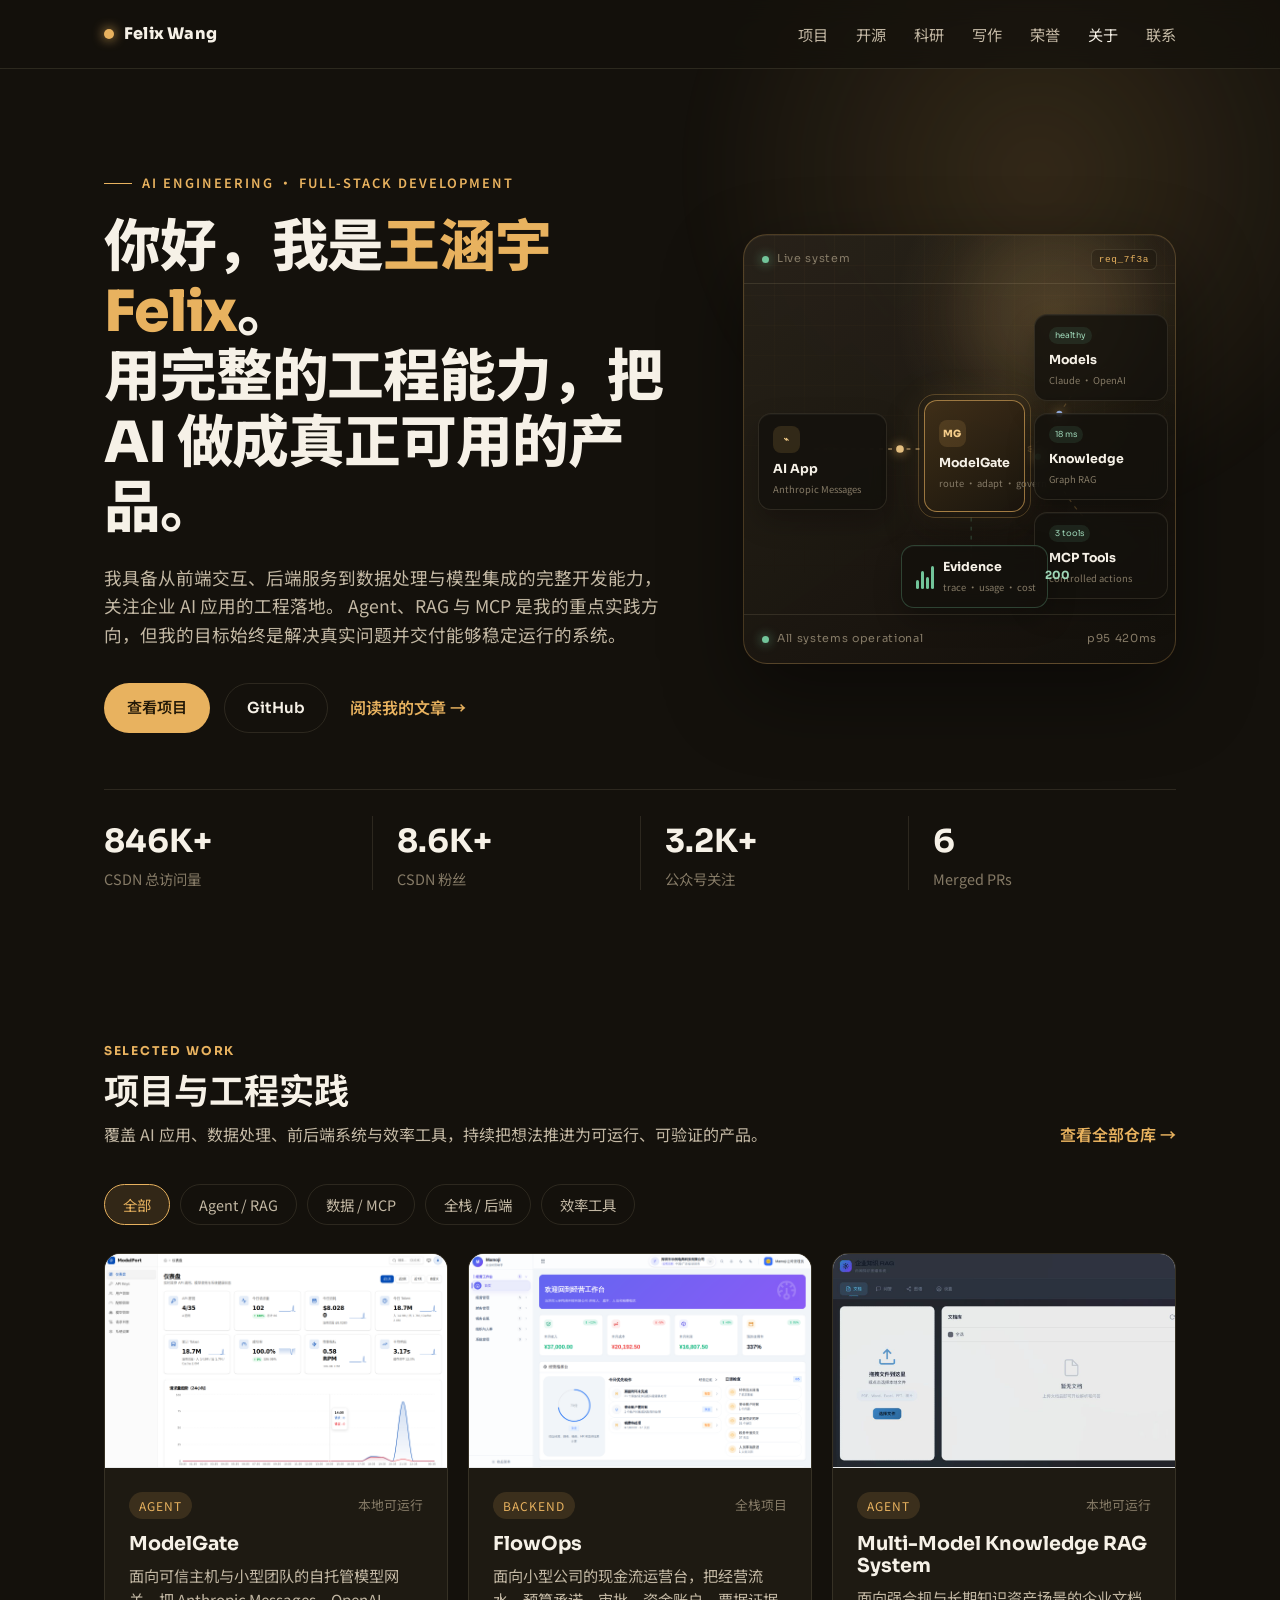
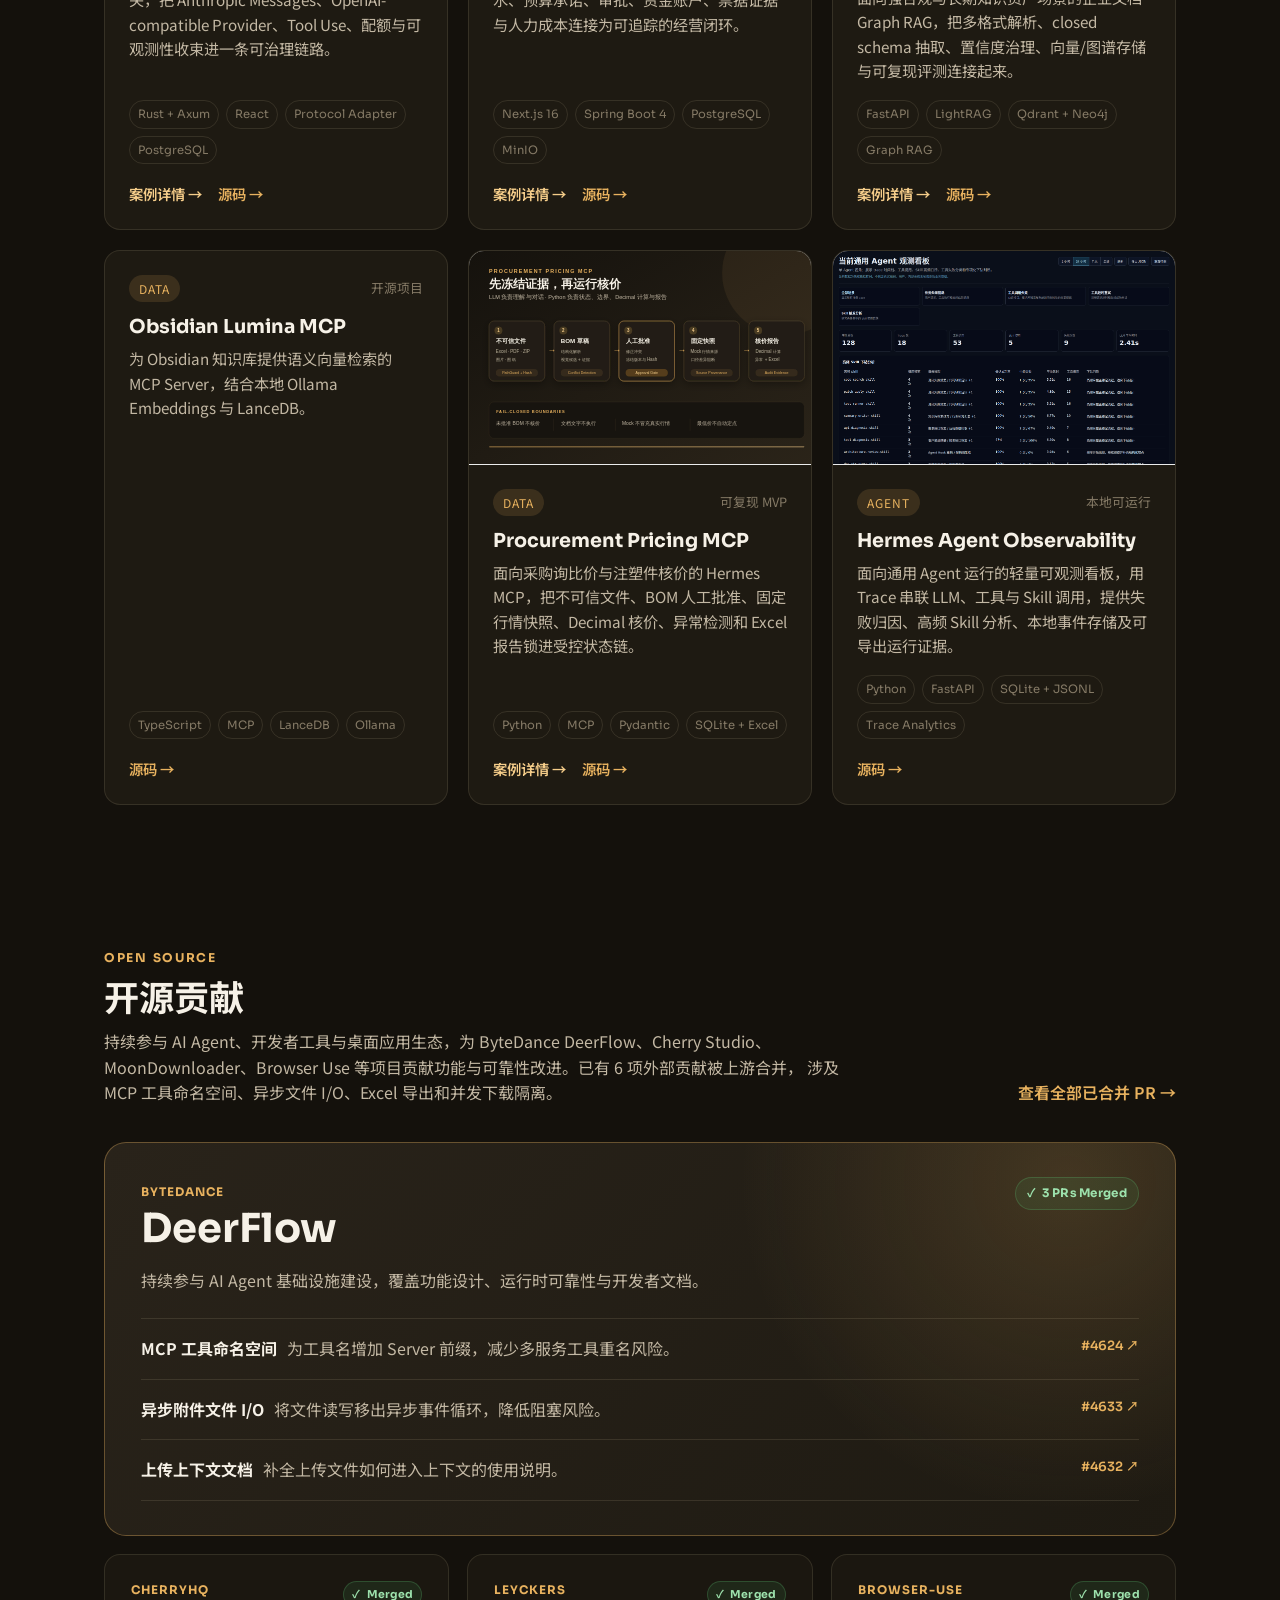
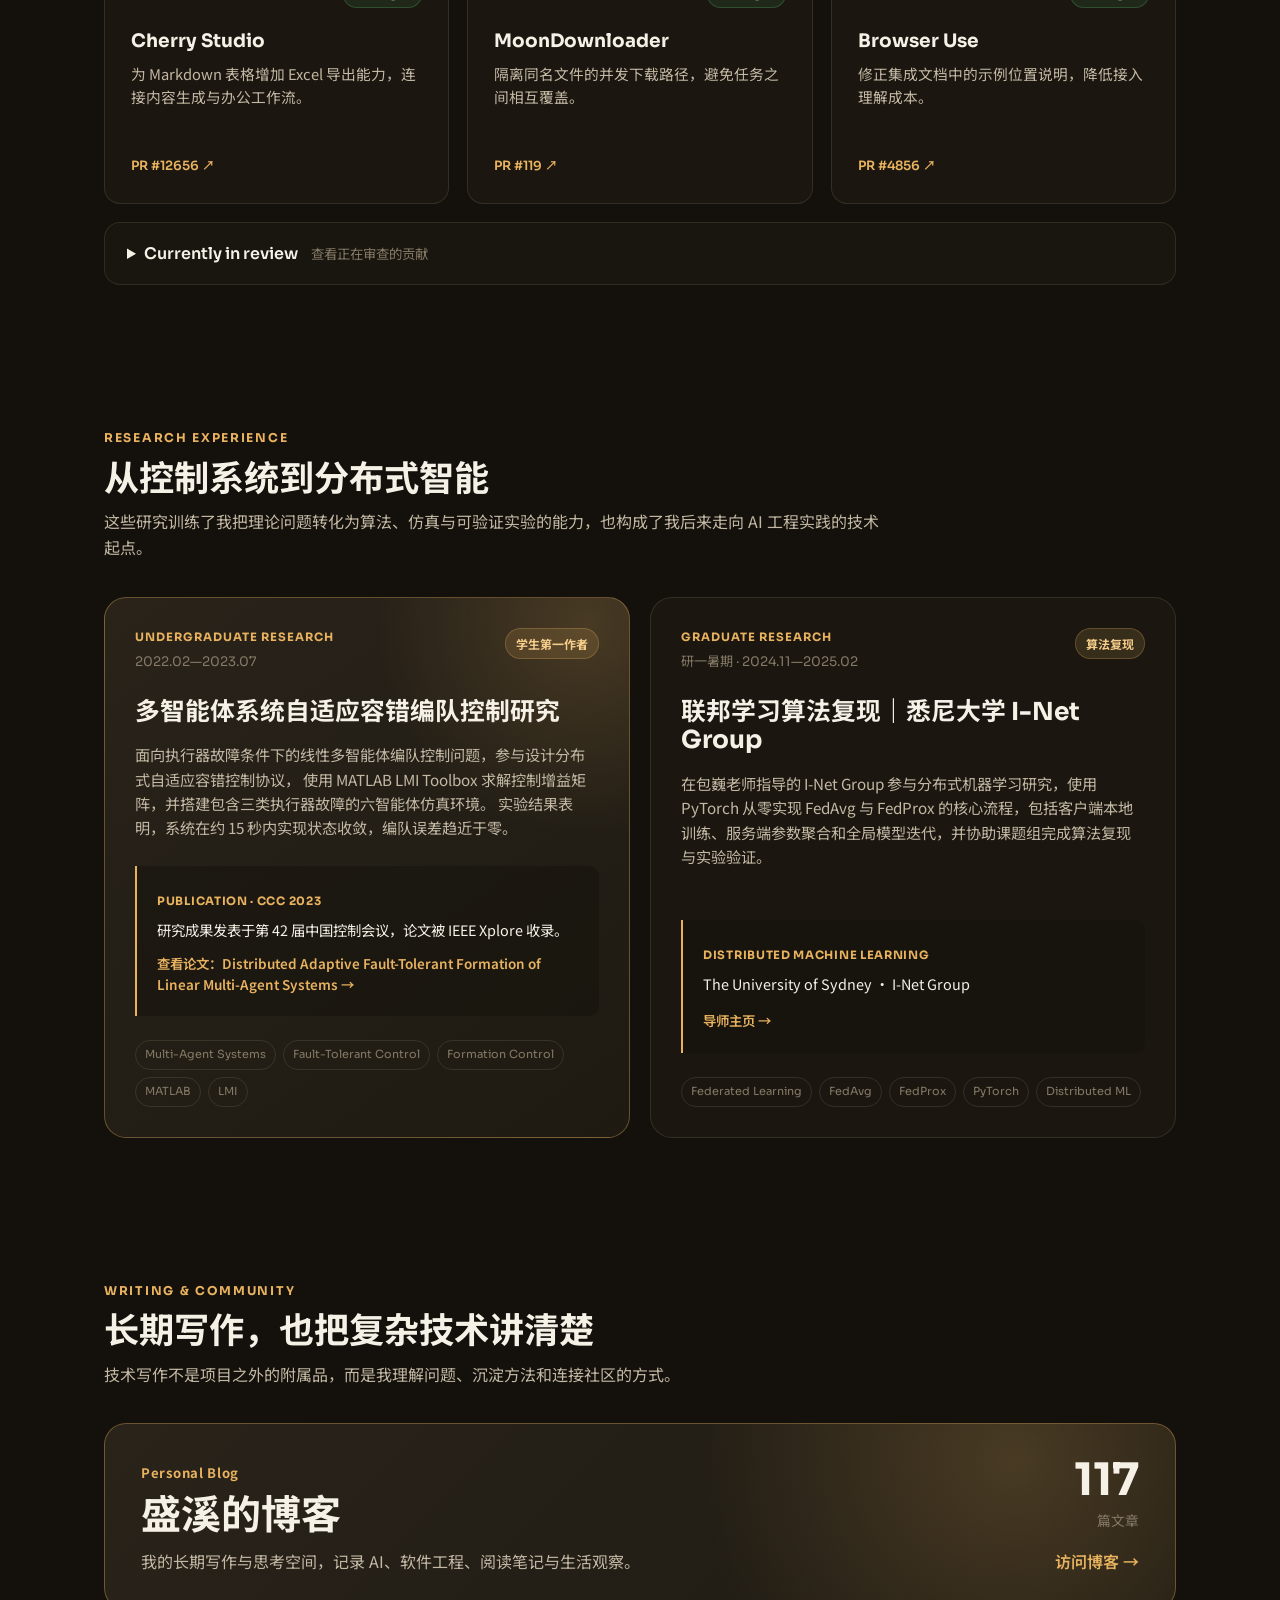
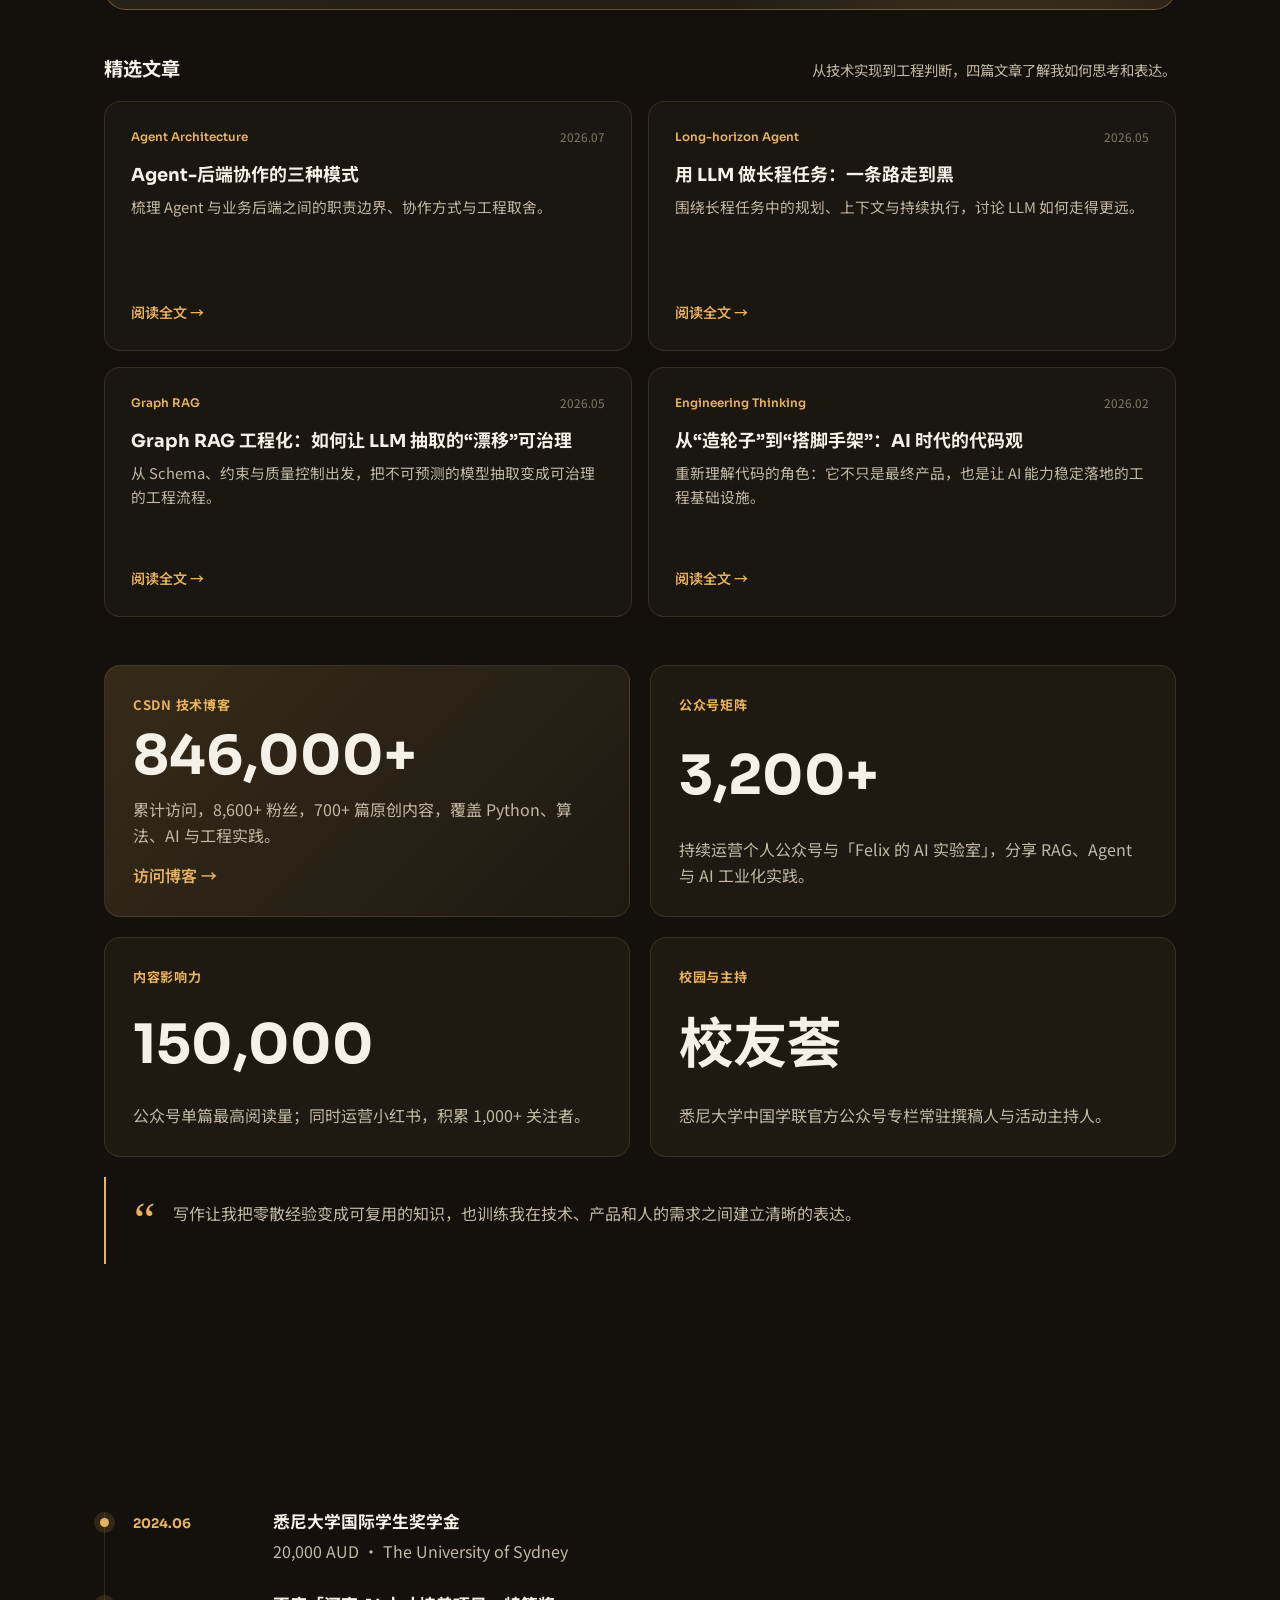
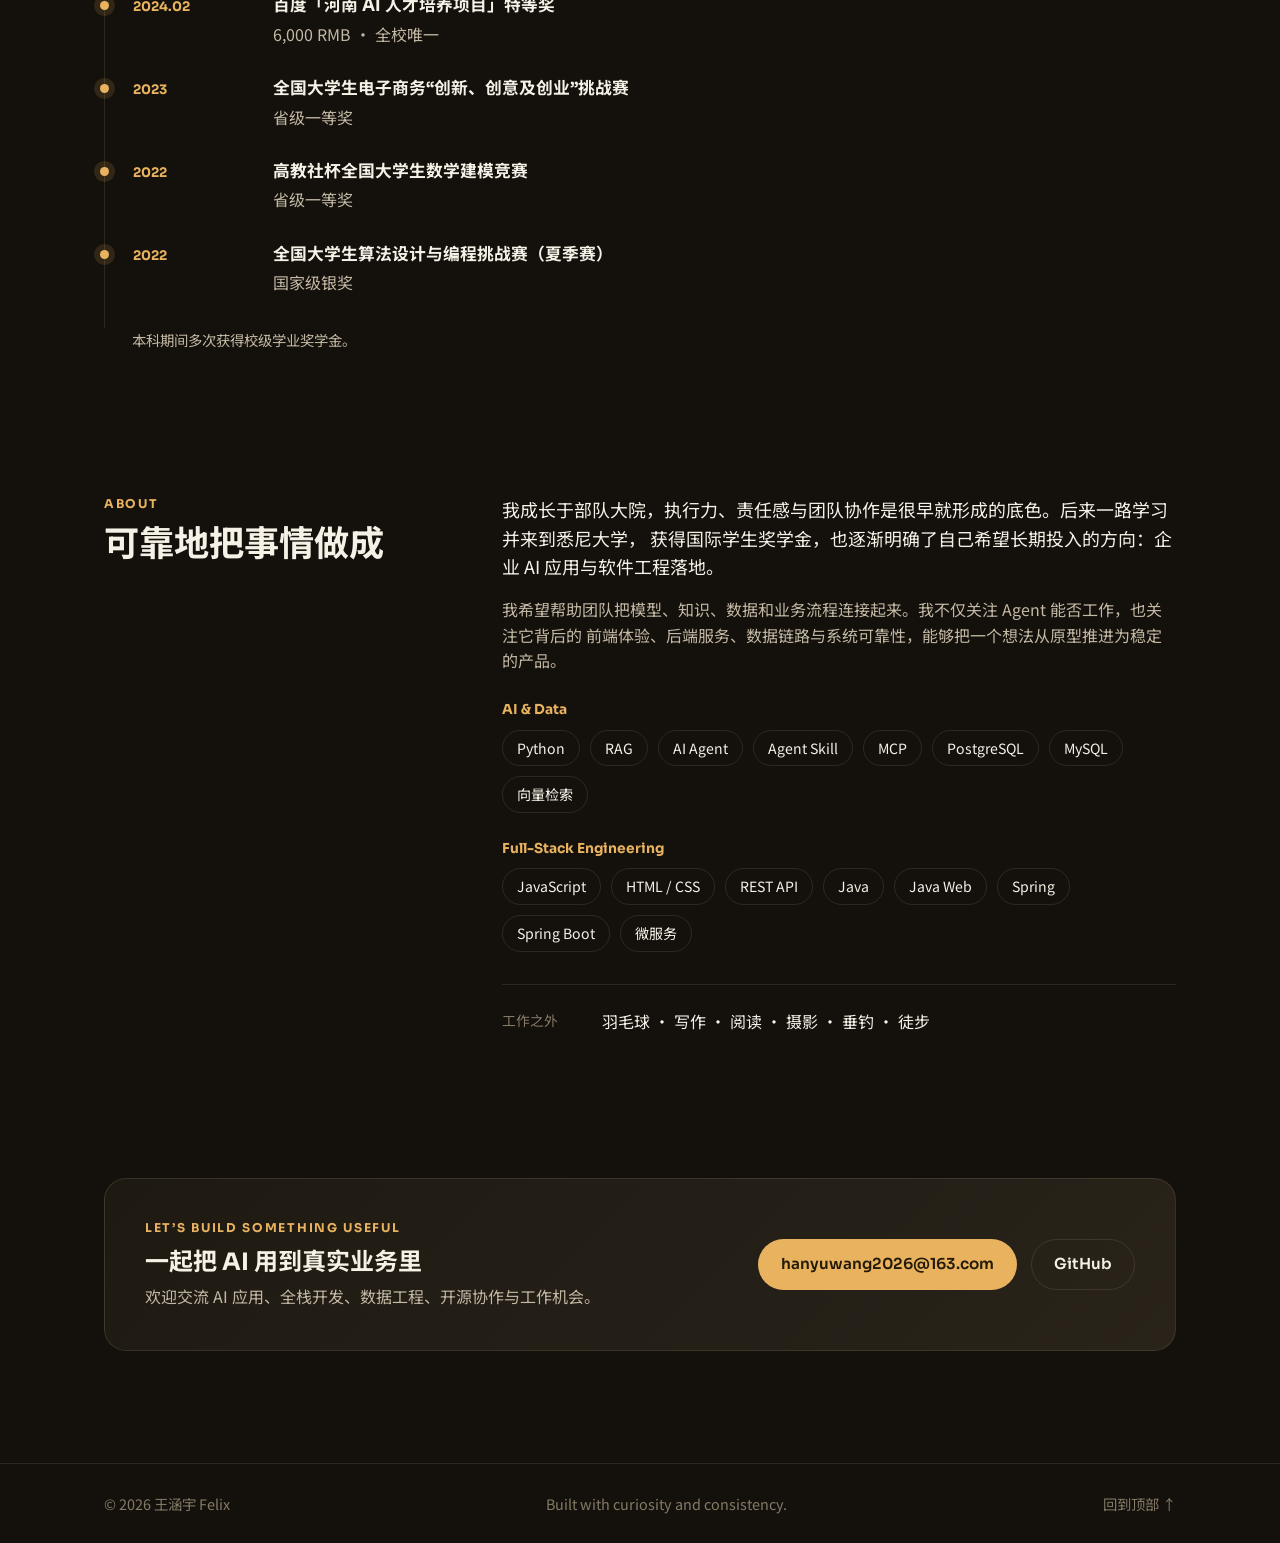
<file: index.html>
<!DOCTYPE html>
<html lang="zh-CN">
<head>
  <meta charset="UTF-8" />
  <meta name="viewport" content="width=device-width, initial-scale=1.0" />
  <title>王涵宇 Felix · AI 应用与全栈工程</title>
  <meta name="description" content="王涵宇（Felix）的个人作品集：以完整的前后端工程能力，将 AI、数据与业务需求落地为可靠、可用的产品。" />
  <meta name="color-scheme" content="dark" />
  <link rel="preconnect" href="https://fonts.googleapis.com" />
  <link rel="preconnect" href="https://fonts.gstatic.com" crossorigin />
  <link href="https://fonts.googleapis.com/css2?family=Sora:wght@400;600;700;800&family=Noto+Sans+SC:wght@400;500;700&display=swap" rel="stylesheet" />
  <link rel="stylesheet" href="styles.css" />
</head>

<body>
  <div class="bg-glow" aria-hidden="true"></div>

  <header class="site-header" id="top">
    <div class="container header-inner">
      <a class="brand" href="#top" aria-label="返回首页">
        <span class="brand-dot"></span>
        Felix Wang
      </a>
      <nav class="nav" id="nav">
        <a href="#projects" data-nav="projects">项目</a>
        <a href="#opensource" data-nav="opensource">开源</a>
        <a href="#research" data-nav="research">科研</a>
        <a href="#writing" data-nav="writing">写作</a>
        <a href="#awards" data-nav="awards">荣誉</a>
        <a href="#about" data-nav="about">关于</a>
        <a href="#contact" data-nav="contact">联系</a>
      </nav>
      <button class="nav-toggle" id="navToggle" aria-label="打开菜单" aria-expanded="false">
        <span></span><span></span><span></span>
      </button>
    </div>
  </header>

  <main>
    <section class="hero container">
      <div class="hero-layout">
        <div class="hero-copy">
          <p class="eyebrow">AI Engineering · Full-Stack Development</p>
          <h1 class="hero-title">
            你好，我是<span class="accent">王涵宇 Felix</span>。<br />
            用完整的工程能力，把 AI 做成真正可用的产品。
          </h1>
          <p class="hero-sub">
            我具备从前端交互、后端服务到数据处理与模型集成的完整开发能力，关注企业 AI 应用的工程落地。
            Agent、RAG 与 MCP 是我的重点实践方向，但我的目标始终是解决真实问题并交付能够稳定运行的系统。
          </p>
          <div class="hero-actions">
            <a class="btn btn-primary" href="#projects">查看项目</a>
            <a class="btn btn-ghost" href="https://github.com/felix-windsor" target="_blank" rel="noopener">GitHub</a>
            <a class="text-link" href="#writing">阅读我的文章 →</a>
          </div>
        </div>

        <div class="system-visual" data-system-visual aria-label="AI 应用请求经过模型网关、知识库和工具，最终形成可观测证据的动态示意图">
          <div class="system-visual-head">
            <span><i aria-hidden="true"></i> Live system</span>
            <code>req_7f3a</code>
          </div>
          <div class="system-stage">
            <svg class="system-routes" viewBox="0 0 600 430" aria-hidden="true" preserveAspectRatio="none">
              <path class="route route-main" d="M92 215 C160 215 176 215 235 215" />
              <path class="route" d="M358 215 C410 215 418 105 493 105" />
              <path class="route" d="M358 215 C410 215 418 215 493 215" />
              <path class="route" d="M358 215 C410 215 418 325 493 325" />
              <path class="route route-evidence" d="M296 268 C296 315 296 342 296 382" />
              <circle class="route-packet packet-main" r="5">
                <animateMotion dur="2.8s" repeatCount="indefinite" path="M92 215 C160 215 176 215 235 215" />
              </circle>
              <circle class="route-packet packet-provider" r="4">
                <animateMotion begin=".9s" dur="3.2s" repeatCount="indefinite" path="M358 215 C410 215 418 105 493 105" />
              </circle>
              <circle class="route-packet packet-tool" r="4">
                <animateMotion begin="1.7s" dur="3.2s" repeatCount="indefinite" path="M358 215 C410 215 418 325 493 325" />
              </circle>
            </svg>

            <div class="system-node node-client">
              <span class="node-icon">⌁</span>
              <strong>AI App</strong>
              <small>Anthropic Messages</small>
            </div>
            <div class="system-node node-gateway">
              <span class="node-pulse" aria-hidden="true"></span>
              <span class="node-icon">MG</span>
              <strong>ModelGate</strong>
              <small>route · adapt · govern</small>
            </div>
            <div class="system-node node-model">
              <span class="node-state">healthy</span>
              <strong>Models</strong>
              <small>Claude · OpenAI</small>
            </div>
            <div class="system-node node-rag">
              <span class="node-state">18 ms</span>
              <strong>Knowledge</strong>
              <small>Graph RAG</small>
            </div>
            <div class="system-node node-tools">
              <span class="node-state">3 tools</span>
              <strong>MCP Tools</strong>
              <small>controlled actions</small>
            </div>
            <div class="system-node node-evidence">
              <span class="evidence-bars" aria-hidden="true"><i></i><i></i><i></i><i></i></span>
              <div><strong>Evidence</strong><small>trace · usage · cost</small></div>
              <span class="evidence-value">200</span>
            </div>
          </div>
          <div class="system-visual-foot">
            <span><i class="status-dot"></i> All systems operational</span>
            <span>p95 420ms</span>
          </div>
        </div>
      </div>
      <ul class="stats" data-profile-stats aria-label="个人影响力数据"></ul>
    </section>

    <section class="section container" id="projects">
      <div class="section-head section-head-split">
        <div>
          <p class="section-kicker">Selected Work</p>
          <h2>项目与工程实践</h2>
          <p>覆盖 AI 应用、数据处理、前后端系统与效率工具，持续把想法推进为可运行、可验证的产品。</p>
        </div>
        <a class="text-link" href="https://github.com/felix-windsor?tab=repositories" target="_blank" rel="noopener">查看全部仓库 →</a>
      </div>
      <div class="filters" id="filters">
        <button class="filter is-active" data-filter="all">全部</button>
        <button class="filter" data-filter="agent">Agent / RAG</button>
        <button class="filter" data-filter="data">数据 / MCP</button>
        <button class="filter" data-filter="backend">全栈 / 后端</button>
        <button class="filter" data-filter="tool">效率工具</button>
      </div>
      <div class="project-grid" data-project-grid></div>
    </section>

    <section class="section container" id="opensource">
      <div class="section-head section-head-split">
        <div>
          <p class="section-kicker">Open Source</p>
          <h2>开源贡献</h2>
          <p class="opensource-intro">
            持续参与 AI Agent、开发者工具与桌面应用生态，为 ByteDance DeerFlow、Cherry Studio、
            MoonDownloader、Browser Use 等项目贡献功能与可靠性改进。已有 6 项外部贡献被上游合并，
            涉及 MCP 工具命名空间、异步文件 I/O、Excel 导出和并发下载隔离。
          </p>
        </div>
        <a class="text-link" href="https://github.com/pulls?q=is%3Apr+author%3Afelix-windsor+is%3Amerged" target="_blank" rel="noopener">查看全部已合并 PR →</a>
      </div>

      <article class="opensource-featured">
        <div class="opensource-project-head">
          <div>
            <span class="opensource-org">ByteDance</span>
            <h3>DeerFlow</h3>
          </div>
          <span class="merged-badge"><span aria-hidden="true">✓</span> 3 PRs Merged</span>
        </div>
        <p class="opensource-summary">持续参与 AI Agent 基础设施建设，覆盖功能设计、运行时可靠性与开发者文档。</p>
        <ul class="contribution-list">
          <li>
            <a href="https://github.com/bytedance/deer-flow/pull/4624" target="_blank" rel="noopener">
              <span><strong>MCP 工具命名空间</strong>为工具名增加 Server 前缀，减少多服务工具重名风险。</span>
              <span class="pr-number">#4624 ↗</span>
            </a>
          </li>
          <li>
            <a href="https://github.com/bytedance/deer-flow/pull/4633" target="_blank" rel="noopener">
              <span><strong>异步附件文件 I/O</strong>将文件读写移出异步事件循环，降低阻塞风险。</span>
              <span class="pr-number">#4633 ↗</span>
            </a>
          </li>
          <li>
            <a href="https://github.com/bytedance/deer-flow/pull/4632" target="_blank" rel="noopener">
              <span><strong>上传上下文文档</strong>补全上传文件如何进入上下文的使用说明。</span>
              <span class="pr-number">#4632 ↗</span>
            </a>
          </li>
        </ul>
      </article>

      <div class="opensource-grid">
        <a class="opensource-card" href="https://github.com/CherryHQ/cherry-studio/pull/12656" target="_blank" rel="noopener">
          <div class="opensource-card-top">
            <span class="opensource-org">CherryHQ</span>
            <span class="merged-badge compact"><span aria-hidden="true">✓</span> Merged</span>
          </div>
          <h3>Cherry Studio</h3>
          <p>为 Markdown 表格增加 Excel 导出能力，连接内容生成与办公工作流。</p>
          <span class="pr-number">PR #12656 ↗</span>
        </a>
        <a class="opensource-card" href="https://github.com/LeyckerS/moondownloader/pull/119" target="_blank" rel="noopener">
          <div class="opensource-card-top">
            <span class="opensource-org">LeyckerS</span>
            <span class="merged-badge compact"><span aria-hidden="true">✓</span> Merged</span>
          </div>
          <h3>MoonDownloader</h3>
          <p>隔离同名文件的并发下载路径，避免任务之间相互覆盖。</p>
          <span class="pr-number">PR #119 ↗</span>
        </a>
        <a class="opensource-card" href="https://github.com/browser-use/browser-use/pull/4856" target="_blank" rel="noopener">
          <div class="opensource-card-top">
            <span class="opensource-org">browser-use</span>
            <span class="merged-badge compact"><span aria-hidden="true">✓</span> Merged</span>
          </div>
          <h3>Browser Use</h3>
          <p>修正集成文档中的示例位置说明，降低接入理解成本。</p>
          <span class="pr-number">PR #4856 ↗</span>
        </a>
      </div>

      <details class="review-details">
        <summary>Currently in review <span>查看正在审查的贡献</span></summary>
        <div class="review-body">
          <p>我也在持续参与 CI 验证、代码审查和维护者反馈迭代。</p>
          <a class="text-link" href="https://github.com/pulls?q=is%3Apr+author%3Afelix-windsor+is%3Aopen" target="_blank" rel="noopener">查看仍开放的 PR →</a>
        </div>
      </details>
    </section>

    <section class="section container" id="research">
      <div class="section-head research-intro">
        <p class="section-kicker">Research Experience</p>
        <h2>从控制系统到分布式智能</h2>
        <p>这些研究训练了我把理论问题转化为算法、仿真与可验证实验的能力，也构成了我后来走向 AI 工程实践的技术起点。</p>
      </div>

      <div class="research-grid">
        <article class="research-card research-card-featured">
          <div class="research-card-head">
            <div>
              <span class="research-stage">Undergraduate Research</span>
              <time>2022.02—2023.07</time>
            </div>
            <span class="research-role">学生第一作者</span>
          </div>
          <h3>多智能体系统自适应容错编队控制研究</h3>
          <p>
            面向执行器故障条件下的线性多智能体编队控制问题，参与设计分布式自适应容错控制协议，
            使用 MATLAB LMI Toolbox 求解控制增益矩阵，并搭建包含三类执行器故障的六智能体仿真环境。
            实验结果表明，系统在约 15 秒内实现状态收敛，编队误差趋近于零。
          </p>
          <div class="research-result">
            <span>Publication · CCC 2023</span>
            <p>研究成果发表于第 42 届中国控制会议，论文被 IEEE Xplore 收录。</p>
            <a class="text-link" href="https://ieeexplore.ieee.org/document/10241212" target="_blank" rel="noopener">
              查看论文：Distributed Adaptive Fault-Tolerant Formation of Linear Multi-Agent Systems →
            </a>
          </div>
          <ul class="research-tags" aria-label="本科科研技术关键词">
            <li>Multi-Agent Systems</li><li>Fault-Tolerant Control</li><li>Formation Control</li><li>MATLAB</li><li>LMI</li>
          </ul>
        </article>

        <article class="research-card">
          <div class="research-card-head">
            <div>
              <span class="research-stage">Graduate Research</span>
              <time>研一暑期 · 2024.11—2025.02</time>
            </div>
            <span class="research-role">算法复现</span>
          </div>
          <h3>联邦学习算法复现｜悉尼大学 I-Net Group</h3>
          <p>
            在包巍老师指导的 I-Net Group 参与分布式机器学习研究，使用 PyTorch 从零实现 FedAvg 与 FedProx
            的核心流程，包括客户端本地训练、服务端参数聚合和全局模型迭代，并协助课题组完成算法复现与实验验证。
          </p>
          <div class="research-result research-result-compact">
            <span>Distributed Machine Learning</span>
            <p>The University of Sydney · I-Net Group</p>
            <a class="text-link" href="https://profiles.sydney.edu.au/wei.bao" target="_blank" rel="noopener">导师主页 →</a>
          </div>
          <ul class="research-tags" aria-label="硕士科研技术关键词">
            <li>Federated Learning</li><li>FedAvg</li><li>FedProx</li><li>PyTorch</li><li>Distributed ML</li>
          </ul>
        </article>
      </div>
    </section>

    <section class="section container" id="writing">
      <div class="section-head">
        <p class="section-kicker">Writing & Community</p>
        <h2>长期写作，也把复杂技术讲清楚</h2>
        <p>技术写作不是项目之外的附属品，而是我理解问题、沉淀方法和连接社区的方式。</p>
      </div>
      <a class="blog-home-card" href="https://shengxi.xyz" target="_blank" rel="noopener">
        <div>
          <span class="impact-label">Personal Blog</span>
          <h3>盛溪的博客</h3>
          <p>我的长期写作与思考空间，记录 AI、软件工程、阅读笔记与生活观察。</p>
        </div>
        <div class="blog-home-meta">
          <strong>117</strong>
          <span>篇文章</span>
          <span class="text-link">访问博客 →</span>
        </div>
      </a>

      <div class="selected-writing">
        <div class="selected-writing-head">
          <h3>精选文章</h3>
          <p>从技术实现到工程判断，四篇文章了解我如何思考和表达。</p>
        </div>
        <div class="article-grid">
          <a class="article-card" href="https://shengxi.xyz/article/Agent-%E5%90%8E%E7%AB%AF%E5%8D%8F%E4%BD%9C%E7%9A%84%E4%B8%89%E7%A7%8D%E6%A8%A1%E5%BC%8F" target="_blank" rel="noopener">
            <div class="article-meta"><span>Agent Architecture</span><time>2026.07</time></div>
            <h3>Agent-后端协作的三种模式</h3>
            <p>梳理 Agent 与业务后端之间的职责边界、协作方式与工程取舍。</p>
            <span class="text-link">阅读全文 →</span>
          </a>
          <a class="article-card" href="https://shengxi.xyz/article/%E7%94%A8%20LLM%20%E5%81%9A%E9%95%BF%E7%A8%8B%E4%BB%BB%E5%8A%A1%EF%BC%9A%E4%B8%80%E6%9D%A1%E8%B7%AF%E8%B5%B0%E5%88%B0%E9%BB%91" target="_blank" rel="noopener">
            <div class="article-meta"><span>Long-horizon Agent</span><time>2026.05</time></div>
            <h3>用 LLM 做长程任务：一条路走到黑</h3>
            <p>围绕长程任务中的规划、上下文与持续执行，讨论 LLM 如何走得更远。</p>
            <span class="text-link">阅读全文 →</span>
          </a>
          <a class="article-card" href="https://shengxi.xyz/article/Graph%20RAG%20%E5%B7%A5%E7%A8%8B%E5%8C%96%EF%BD%9C%E5%A6%82%E4%BD%95%E8%AE%A9%20LLM%20%E6%8A%BD%E5%8F%96%E7%9A%84%22%E6%BC%82%E7%A7%BB%22%E5%8F%AF%E6%B2%BB%E7%90%86" target="_blank" rel="noopener">
            <div class="article-meta"><span>Graph RAG</span><time>2026.05</time></div>
            <h3>Graph RAG 工程化：如何让 LLM 抽取的“漂移”可治理</h3>
            <p>从 Schema、约束与质量控制出发，把不可预测的模型抽取变成可治理的工程流程。</p>
            <span class="text-link">阅读全文 →</span>
          </a>
          <a class="article-card" href="https://shengxi.xyz/article/%E4%BB%8E%22%E9%80%A0%E8%BD%AE%E5%AD%90%22%E5%88%B0%22%E6%90%AD%E8%84%9A%E6%89%8B%E6%9E%B6%22%EF%BC%9AAI%20%E6%97%B6%E4%BB%A3%E4%B8%8B%E6%88%91%E5%AF%B9%E4%BB%A3%E7%A0%81%E6%9C%AC%E8%B4%A8%E7%9A%84%E8%AE%A4%E7%9F%A5%E9%87%8D%E6%9E%84" target="_blank" rel="noopener">
            <div class="article-meta"><span>Engineering Thinking</span><time>2026.02</time></div>
            <h3>从“造轮子”到“搭脚手架”：AI 时代的代码观</h3>
            <p>重新理解代码的角色：它不只是最终产品，也是让 AI 能力稳定落地的工程基础设施。</p>
            <span class="text-link">阅读全文 →</span>
          </a>
        </div>
      </div>

      <div class="impact-grid">
        <a class="impact-card featured" href="https://blog.csdn.net/m0_62574889" target="_blank" rel="noopener">
          <span class="impact-label">CSDN 技术博客</span>
          <strong>846,000+</strong>
          <p>累计访问，8,600+ 粉丝，700+ 篇原创内容，覆盖 Python、算法、AI 与工程实践。</p>
          <span class="text-link">访问博客 →</span>
        </a>
        <article class="impact-card">
          <span class="impact-label">公众号矩阵</span>
          <strong>3,200+</strong>
          <p>持续运营个人公众号与「Felix 的 AI 实验室」，分享 RAG、Agent 与 AI 工业化实践。</p>
        </article>
        <article class="impact-card">
          <span class="impact-label">内容影响力</span>
          <strong>150,000</strong>
          <p>公众号单篇最高阅读量；同时运营小红书，积累 1,000+ 关注者。</p>
        </article>
        <article class="impact-card">
          <span class="impact-label">校园与主持</span>
          <strong>校友荟</strong>
          <p>悉尼大学中国学联官方公众号专栏常驻撰稿人与活动主持人。</p>
        </article>
      </div>
      <div class="note-card">
        <span class="note-mark">“</span>
        <p>写作让我把零散经验变成可复用的知识，也训练我在技术、产品和人的需求之间建立清晰的表达。</p>
      </div>
    </section>

    <section class="section container" id="awards">
      <div class="section-head">
        <p class="section-kicker">Recognition</p>
        <h2>奖学金与竞赛荣誉</h2>
      </div>
      <ol class="timeline">
        <li>
          <time>2024.06</time>
          <div><h3>悉尼大学国际学生奖学金</h3><p>20,000 AUD · The University of Sydney</p></div>
        </li>
        <li>
          <time>2024.02</time>
          <div><h3>百度「河南 AI 人才培养项目」特等奖</h3><p>6,000 RMB · 全校唯一</p></div>
        </li>
        <li>
          <time>2023</time>
          <div><h3>全国大学生电子商务“创新、创意及创业”挑战赛</h3><p>省级一等奖</p></div>
        </li>
        <li>
          <time>2022</time>
          <div><h3>高教社杯全国大学生数学建模竞赛</h3><p>省级一等奖</p></div>
        </li>
        <li>
          <time>2022</time>
          <div><h3>全国大学生算法设计与编程挑战赛（夏季赛）</h3><p>国家级银奖</p></div>
        </li>
      </ol>
      <p class="timeline-footnote">本科期间多次获得校级学业奖学金。</p>
    </section>

    <section class="section container" id="about">
      <div class="about-layout">
        <div class="section-head about-heading">
          <p class="section-kicker">About</p>
          <h2>可靠地把事情做成</h2>
        </div>
        <div class="about-body">
          <p class="about-lead">
            我成长于部队大院，执行力、责任感与团队协作是很早就形成的底色。后来一路学习并来到悉尼大学，
            获得国际学生奖学金，也逐渐明确了自己希望长期投入的方向：企业 AI 应用与软件工程落地。
          </p>
          <p>
            我希望帮助团队把模型、知识、数据和业务流程连接起来。我不仅关注 Agent 能否工作，也关注它背后的
            前端体验、后端服务、数据链路与系统可靠性，能够把一个想法从原型推进为稳定的产品。
          </p>
          <div class="skill-group">
            <h3>AI & Data</h3>
            <ul class="tags">
              <li>Python</li><li>RAG</li><li>AI Agent</li><li>Agent Skill</li><li>MCP</li>
              <li>PostgreSQL</li><li>MySQL</li><li>向量检索</li>
            </ul>
          </div>
          <div class="skill-group">
            <h3>Full-Stack Engineering</h3>
            <ul class="tags">
              <li>JavaScript</li><li>HTML / CSS</li><li>REST API</li><li>Java</li><li>Java Web</li>
              <li>Spring</li><li>Spring Boot</li><li>微服务</li>
            </ul>
          </div>
          <div class="hobbies">
            <span>工作之外</span>
            <p>羽毛球 · 写作 · 阅读 · 摄影 · 垂钓 · 徒步</p>
          </div>
        </div>
      </div>
    </section>

    <section class="section container" id="contact">
      <div class="contact-card">
        <div>
          <p class="section-kicker">Let’s build something useful</p>
          <h2>一起把 AI 用到真实业务里</h2>
          <p>欢迎交流 AI 应用、全栈开发、数据工程、开源协作与工作机会。</p>
        </div>
        <div class="contact-actions">
          <button class="btn btn-primary" data-copy="hanyuwang2026@163.com">hanyuwang2026@163.com</button>
          <a class="btn btn-ghost" href="https://github.com/felix-windsor" target="_blank" rel="noopener">GitHub</a>
        </div>
      </div>
    </section>
  </main>

  <footer class="site-footer">
    <div class="container">
      <span>© <span id="year"></span> 王涵宇 Felix</span>
      <span>Built with curiosity and consistency.</span>
      <a href="#top">回到顶部 ↑</a>
    </div>
  </footer>
  <script src="data/content.js"></script>
  <script src="script.js"></script>
</body>
</html>
</file>
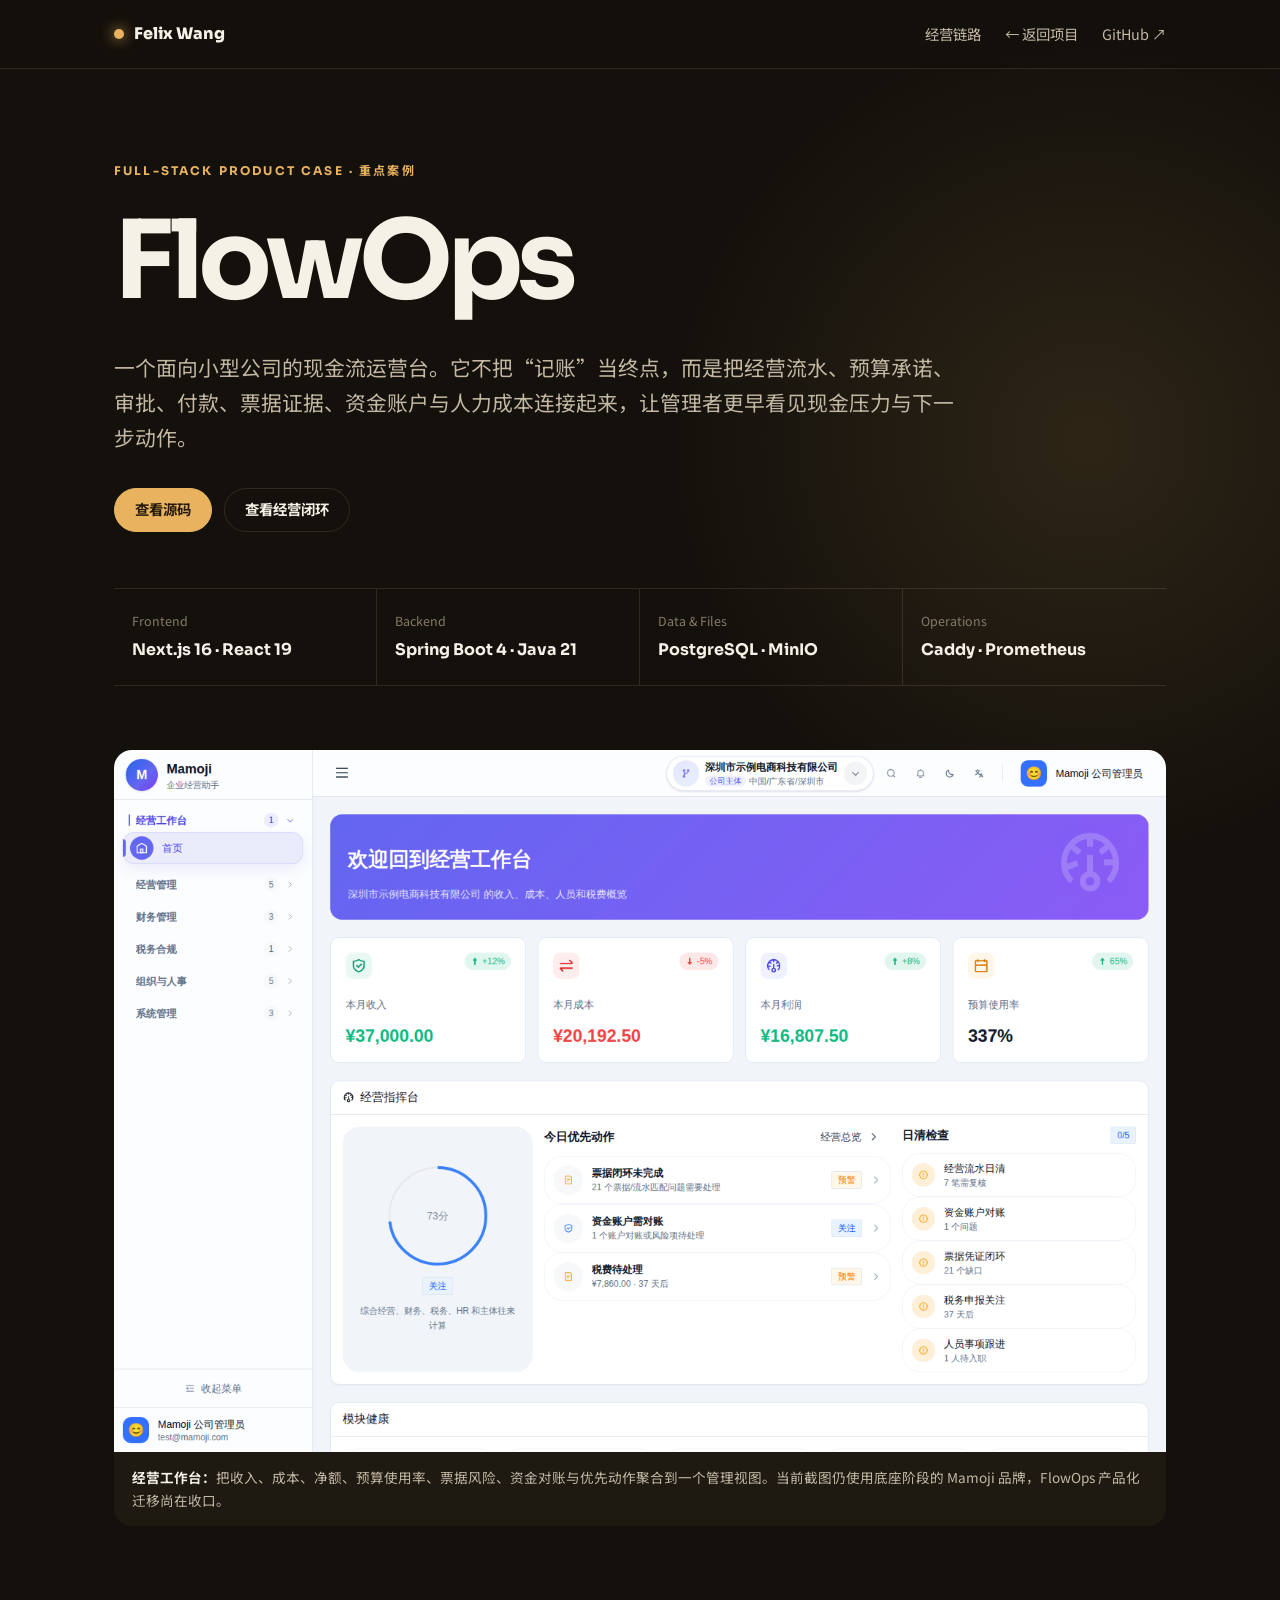
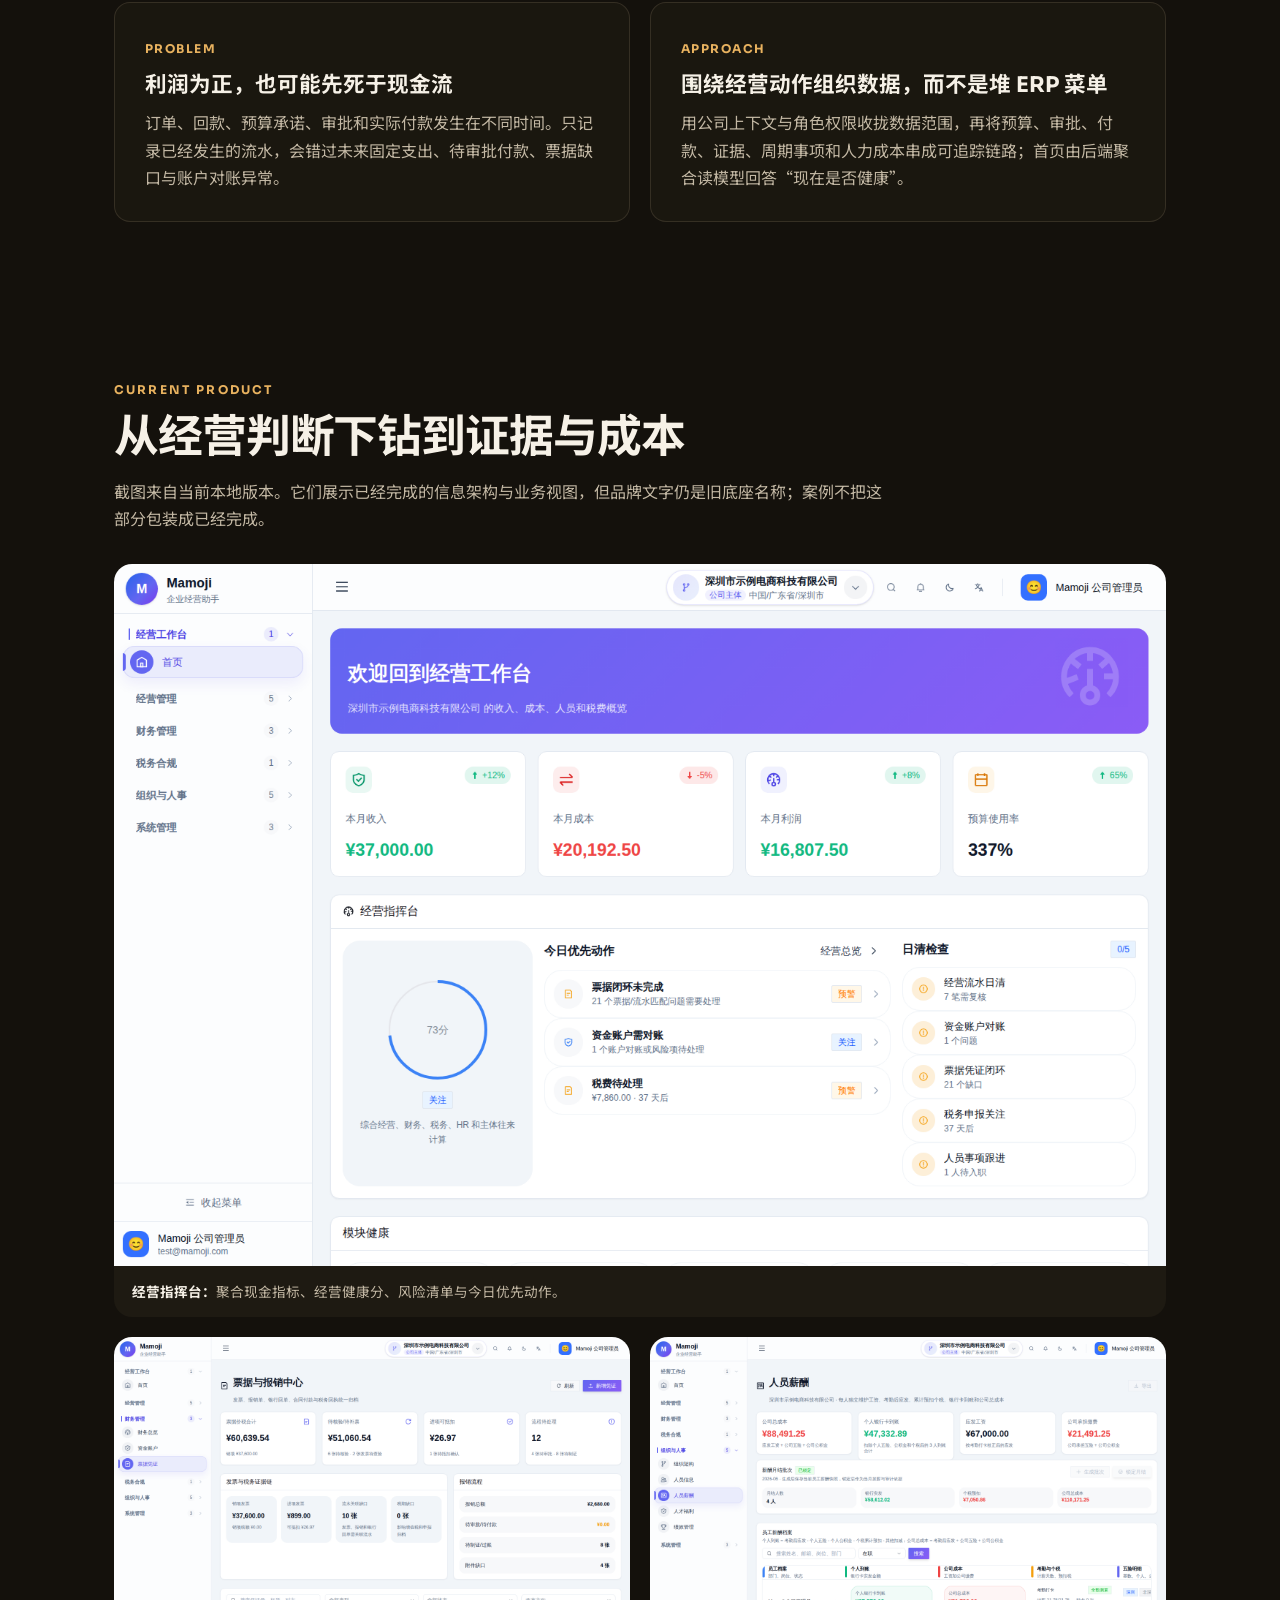
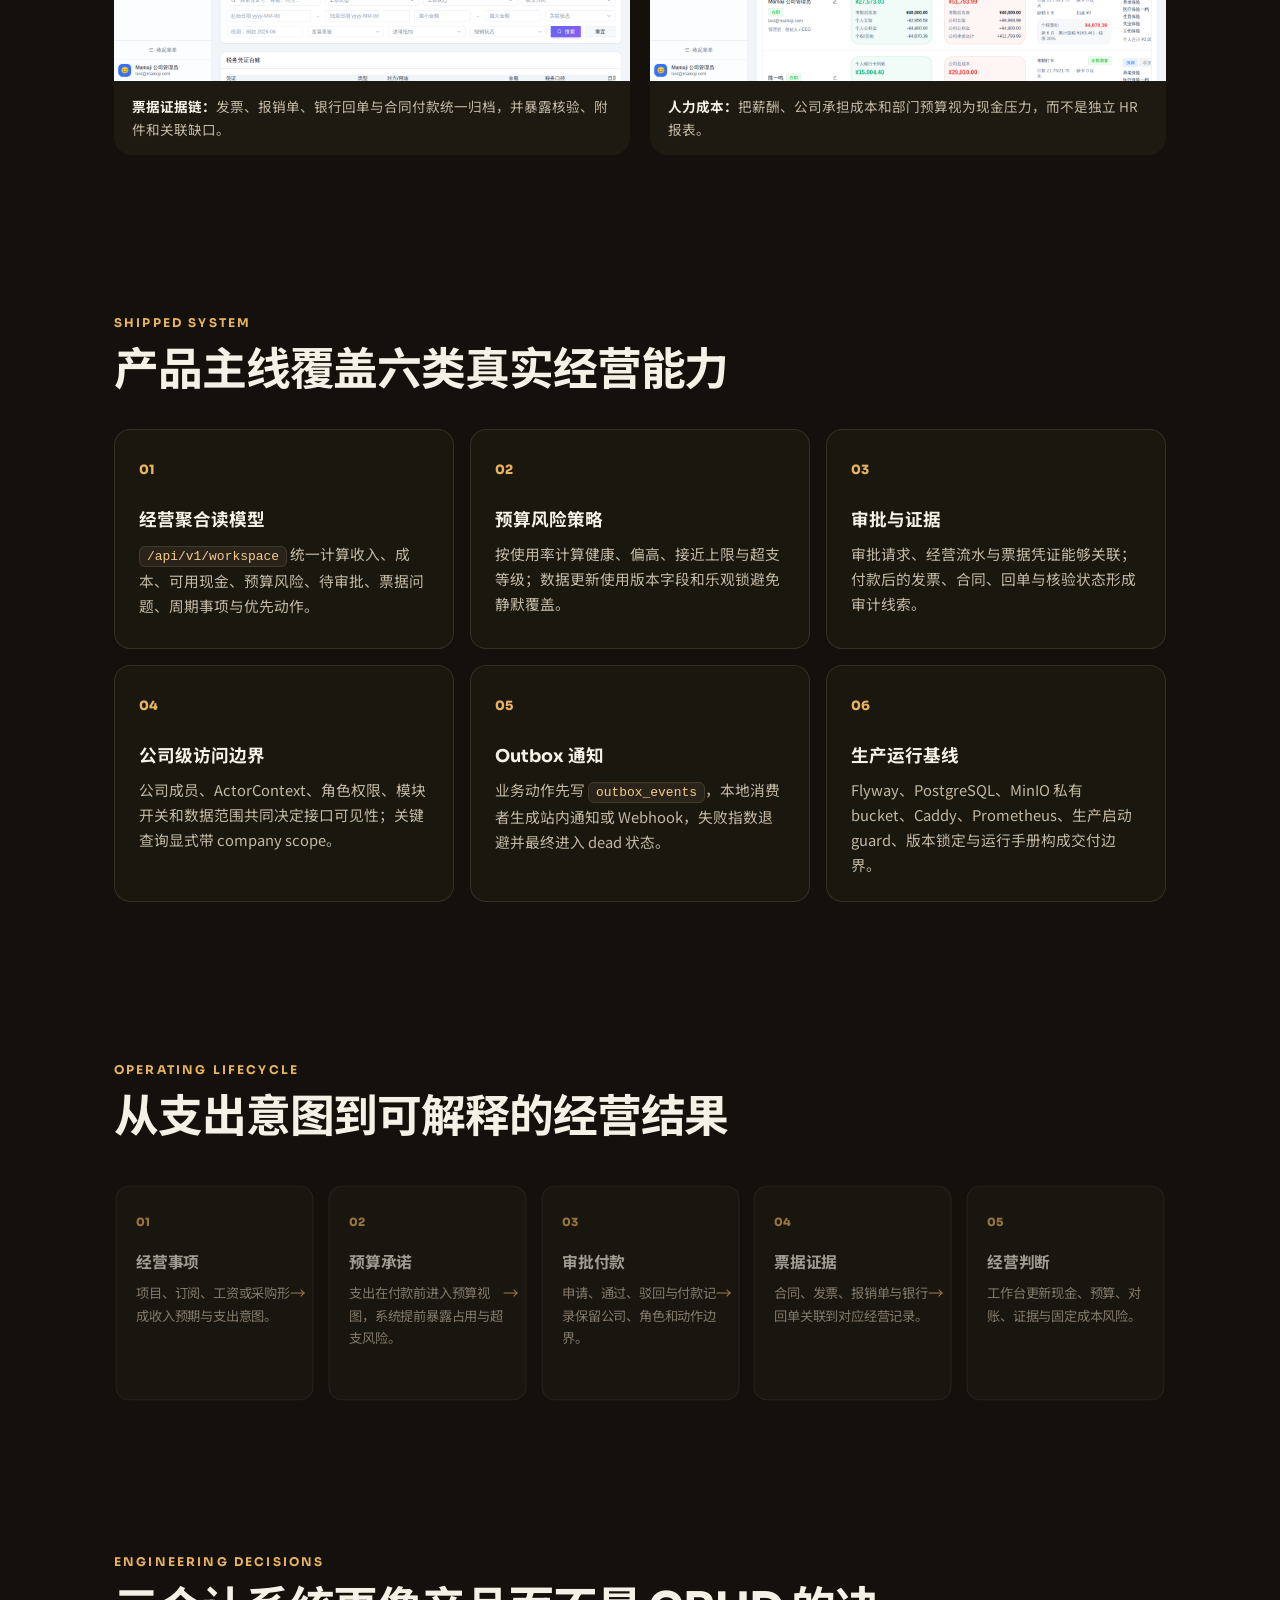
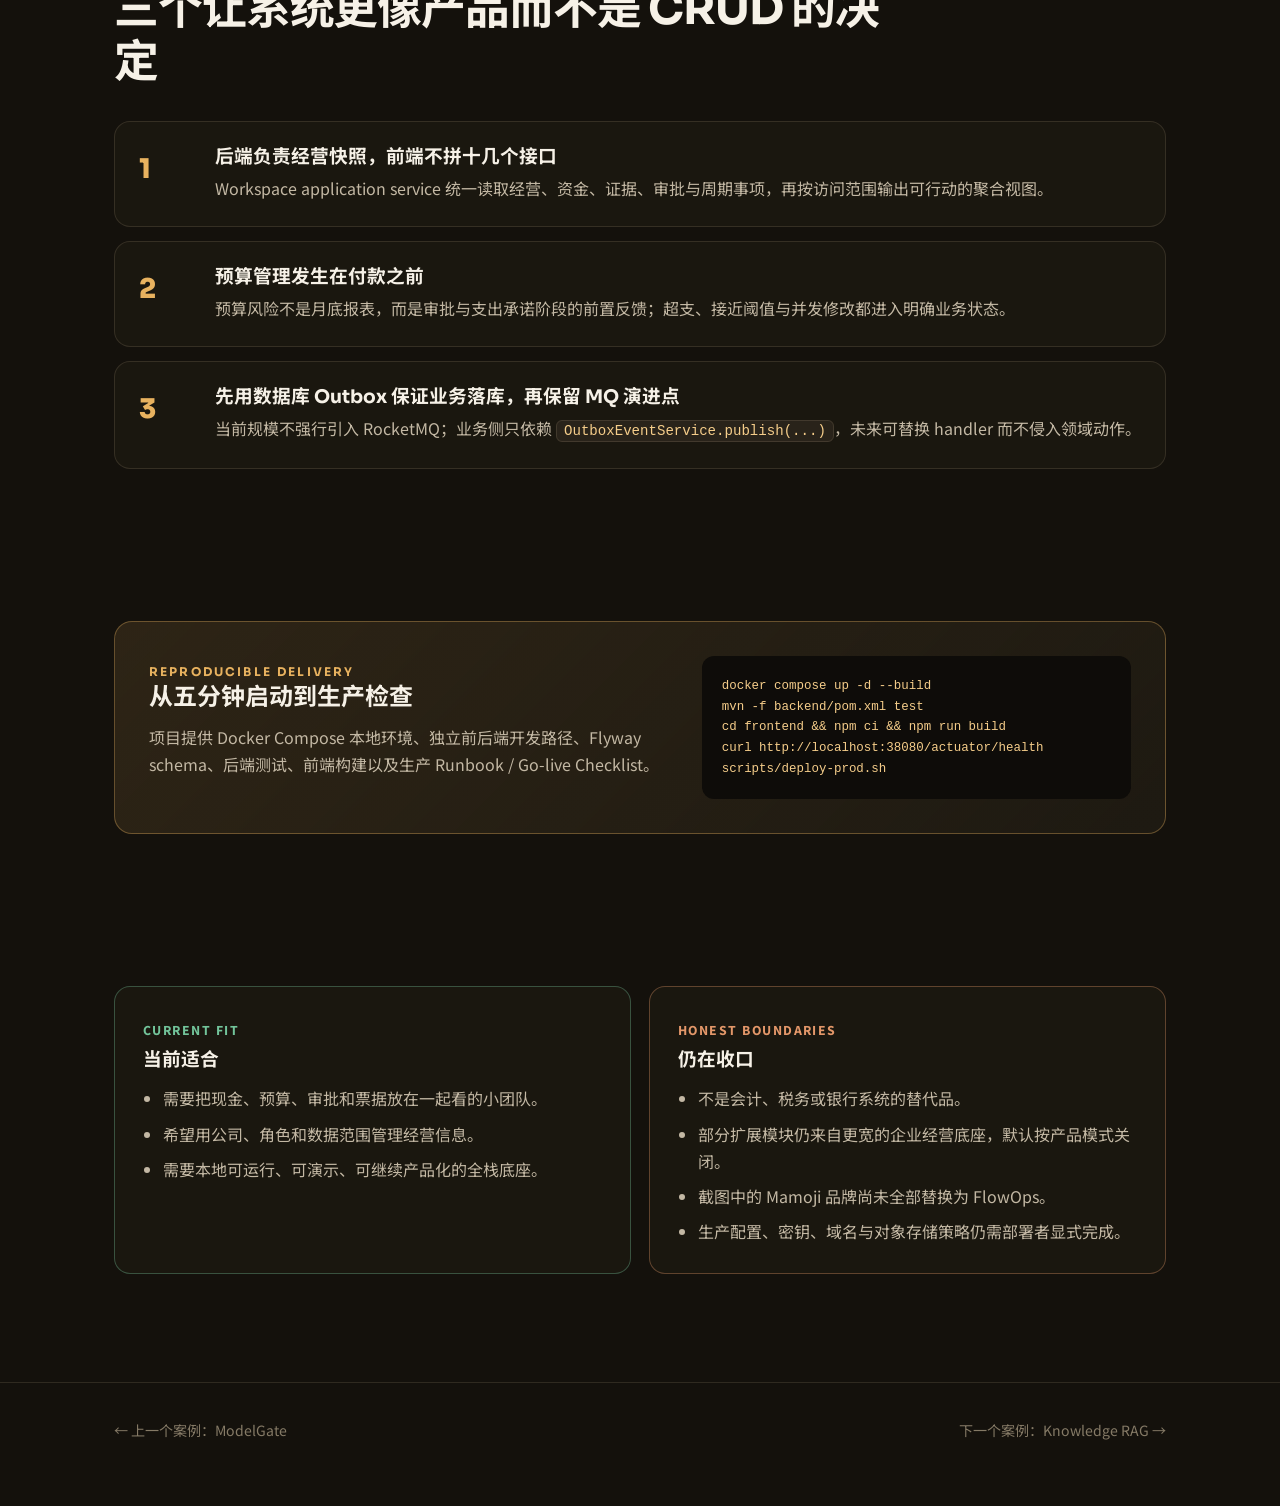
<file: projects/flowops.html>
<!DOCTYPE html>
<html lang="zh-CN">
<head>
  <meta charset="UTF-8" />
  <meta name="viewport" content="width=device-width, initial-scale=1.0" />
  <title>FlowOps 案例详情 · Felix Wang</title>
  <meta name="description" content="FlowOps 现金流运营台案例：经营流水、预算承诺、审批、票据证据、资金账户与人力成本。" />
  <link rel="preconnect" href="https://fonts.googleapis.com" />
  <link rel="preconnect" href="https://fonts.gstatic.com" crossorigin />
  <link href="https://fonts.googleapis.com/css2?family=Sora:wght@400;600;700;800&amp;family=Noto+Sans+SC:wght@400;500;700&amp;display=swap" rel="stylesheet" />
  <link rel="stylesheet" href="case-study.css" />
</head>
<body>
  <header class="case-header">
    <div class="container header-inner">
      <a class="brand" href="../index.html"><span class="brand-mark"></span>Felix Wang</a>
      <nav class="case-nav" aria-label="案例导航">
        <a href="#lifecycle">经营链路</a>
        <a href="../index.html#projects">← 返回项目</a>
        <a href="https://github.com/felix-windsor/Flowops-master" target="_blank" rel="noopener">GitHub ↗</a>
      </nav>
    </div>
  </header>

  <main>
    <section class="case-hero container">
      <p class="eyebrow">Full-stack Product Case · 重点案例</p>
      <h1>FlowOps</h1>
      <p class="case-lead">一个面向小型公司的现金流运营台。它不把“记账”当终点，而是把经营流水、预算承诺、审批、付款、票据证据、资金账户与人力成本连接起来，让管理者更早看见现金压力与下一步动作。</p>
      <div class="hero-actions">
        <a class="button primary" href="https://github.com/felix-windsor/Flowops-master" target="_blank" rel="noopener">查看源码</a>
        <a class="button" href="#lifecycle">查看经营闭环</a>
      </div>
      <dl class="facts">
        <div class="fact"><dt>Frontend</dt><dd>Next.js 16 · React 19</dd></div>
        <div class="fact"><dt>Backend</dt><dd>Spring Boot 4 · Java 21</dd></div>
        <div class="fact"><dt>Data &amp; Files</dt><dd>PostgreSQL · MinIO</dd></div>
        <div class="fact"><dt>Operations</dt><dd>Caddy · Prometheus</dd></div>
      </dl>
    </section>

    <section class="container">
      <figure class="hero-visual">
        <img src="../assets/projects/flowops-dashboard.png" alt="FlowOps 企业经营工作台，展示收入、成本、预算风险与优先动作" />
        <figcaption><strong>经营工作台：</strong>把收入、成本、净额、预算使用率、票据风险、资金对账与优先动作聚合到一个管理视图。当前截图仍使用底座阶段的 Mamoji 品牌，FlowOps 产品化迁移尚在收口。</figcaption>
      </figure>
    </section>

    <section class="case-section container">
      <div class="split">
        <article class="panel"><span class="panel-tag">Problem</span><h3>利润为正，也可能先死于现金流</h3><p>订单、回款、预算承诺、审批和实际付款发生在不同时间。只记录已经发生的流水，会错过未来固定支出、待审批付款、票据缺口与账户对账异常。</p></article>
        <article class="panel"><span class="panel-tag">Approach</span><h3>围绕经营动作组织数据，而不是堆 ERP 菜单</h3><p>用公司上下文与角色权限收拢数据范围，再将预算、审批、付款、证据、周期事项和人力成本串成可追踪链路；首页由后端聚合读模型回答“现在是否健康”。</p></article>
      </div>
    </section>

    <section class="case-section container">
      <div class="section-heading"><span class="section-label">Current Product</span><h2>从经营判断下钻到证据与成本</h2><p>截图来自当前本地版本。它们展示已经完成的信息架构与业务视图，但品牌文字仍是旧底座名称；案例不把这部分包装成已经完成。</p></div>
      <div class="gallery">
        <figure class="wide"><img src="../assets/projects/flowops-dashboard.png" alt="FlowOps 经营指挥台" loading="lazy" /><figcaption><strong>经营指挥台：</strong>聚合现金指标、经营健康分、风险清单与今日优先动作。</figcaption></figure>
        <figure><img src="../assets/projects/flowops-receipts.png" alt="FlowOps 票据与报销中心" loading="lazy" /><figcaption><strong>票据证据链：</strong>发票、报销单、银行回单与合同付款统一归档，并暴露核验、附件和关联缺口。</figcaption></figure>
        <figure><img src="../assets/projects/flowops-compensation.png" alt="FlowOps 人力成本工作台" loading="lazy" /><figcaption><strong>人力成本：</strong>把薪酬、公司承担成本和部门预算视为现金压力，而不是独立 HR 报表。</figcaption></figure>
      </div>
    </section>

    <section class="case-section container">
      <div class="section-heading"><span class="section-label">Shipped System</span><h2>产品主线覆盖六类真实经营能力</h2></div>
      <div class="number-grid">
        <article class="number-card"><span class="num">01</span><h3>经营聚合读模型</h3><p><code>/api/v1/workspace</code> 统一计算收入、成本、可用现金、预算风险、待审批、票据问题、周期事项与优先动作。</p></article>
        <article class="number-card"><span class="num">02</span><h3>预算风险策略</h3><p>按使用率计算健康、偏高、接近上限与超支等级；数据更新使用版本字段和乐观锁避免静默覆盖。</p></article>
        <article class="number-card"><span class="num">03</span><h3>审批与证据</h3><p>审批请求、经营流水与票据凭证能够关联；付款后的发票、合同、回单与核验状态形成审计线索。</p></article>
        <article class="number-card"><span class="num">04</span><h3>公司级访问边界</h3><p>公司成员、ActorContext、角色权限、模块开关和数据范围共同决定接口可见性；关键查询显式带 company scope。</p></article>
        <article class="number-card"><span class="num">05</span><h3>Outbox 通知</h3><p>业务动作先写 <code>outbox_events</code>，本地消费者生成站内通知或 Webhook，失败指数退避并最终进入 dead 状态。</p></article>
        <article class="number-card"><span class="num">06</span><h3>生产运行基线</h3><p>Flyway、PostgreSQL、MinIO 私有 bucket、Caddy、Prometheus、生产启动 guard、版本锁定与运行手册构成交付边界。</p></article>
      </div>
    </section>

    <section class="case-section container" id="lifecycle">
      <div class="section-heading"><span class="section-label">Operating Lifecycle</span><h2>从支出意图到可解释的经营结果</h2></div>
      <div class="flow">
        <article class="flow-step"><span>01</span><h3>经营事项</h3><p>项目、订阅、工资或采购形成收入预期与支出意图。</p></article>
        <article class="flow-step"><span>02</span><h3>预算承诺</h3><p>支出在付款前进入预算视图，系统提前暴露占用与超支风险。</p></article>
        <article class="flow-step"><span>03</span><h3>审批付款</h3><p>申请、通过、驳回与付款记录保留公司、角色和动作边界。</p></article>
        <article class="flow-step"><span>04</span><h3>票据证据</h3><p>合同、发票、报销单与银行回单关联到对应经营记录。</p></article>
        <article class="flow-step"><span>05</span><h3>经营判断</h3><p>工作台更新现金、预算、对账、证据与固定成本风险。</p></article>
      </div>
    </section>

    <section class="case-section container">
      <div class="section-heading"><span class="section-label">Engineering Decisions</span><h2>三个让系统更像产品而不是 CRUD 的决定</h2></div>
      <div class="decision-list">
        <article class="decision"><span>1</span><div><h3>后端负责经营快照，前端不拼十几个接口</h3><p>Workspace application service 统一读取经营、资金、证据、审批与周期事项，再按访问范围输出可行动的聚合视图。</p></div></article>
        <article class="decision"><span>2</span><div><h3>预算管理发生在付款之前</h3><p>预算风险不是月底报表，而是审批与支出承诺阶段的前置反馈；超支、接近阈值与并发修改都进入明确业务状态。</p></div></article>
        <article class="decision"><span>3</span><div><h3>先用数据库 Outbox 保证业务落库，再保留 MQ 演进点</h3><p>当前规模不强行引入 RocketMQ；业务侧只依赖 <code>OutboxEventService.publish(...)</code>，未来可替换 handler 而不侵入领域动作。</p></div></article>
      </div>
    </section>

    <section class="case-section container">
      <div class="evidence">
        <div><span class="section-label">Reproducible Delivery</span><h2>从五分钟启动到生产检查</h2><p>项目提供 Docker Compose 本地环境、独立前后端开发路径、Flyway schema、后端测试、前端构建以及生产 Runbook / Go-live Checklist。</p></div>
        <pre>docker compose up -d --build
mvn -f backend/pom.xml test
cd frontend && npm ci && npm run build
curl http://localhost:38080/actuator/health
scripts/deploy-prod.sh</pre>
      </div>
    </section>

    <section class="case-section container">
      <div class="boundary-grid">
        <article class="boundary good"><span class="state">Current Fit</span><h3>当前适合</h3><ul><li>需要把现金、预算、审批和票据放在一起看的小团队。</li><li>希望用公司、角色和数据范围管理经营信息。</li><li>需要本地可运行、可演示、可继续产品化的全栈底座。</li></ul></article>
        <article class="boundary caution"><span class="state">Honest Boundaries</span><h3>仍在收口</h3><ul><li>不是会计、税务或银行系统的替代品。</li><li>部分扩展模块仍来自更宽的企业经营底座，默认按产品模式关闭。</li><li>截图中的 Mamoji 品牌尚未全部替换为 FlowOps。</li><li>生产配置、密钥、域名与对象存储策略仍需部署者显式完成。</li></ul></article>
      </div>
    </section>
  </main>

  <footer class="case-footer"><div class="container"><a href="modelgate.html">← 上一个案例：ModelGate</a><a href="knowledge-rag.html">下一个案例：Knowledge RAG →</a></div></footer>
</body>
</html>
</file>
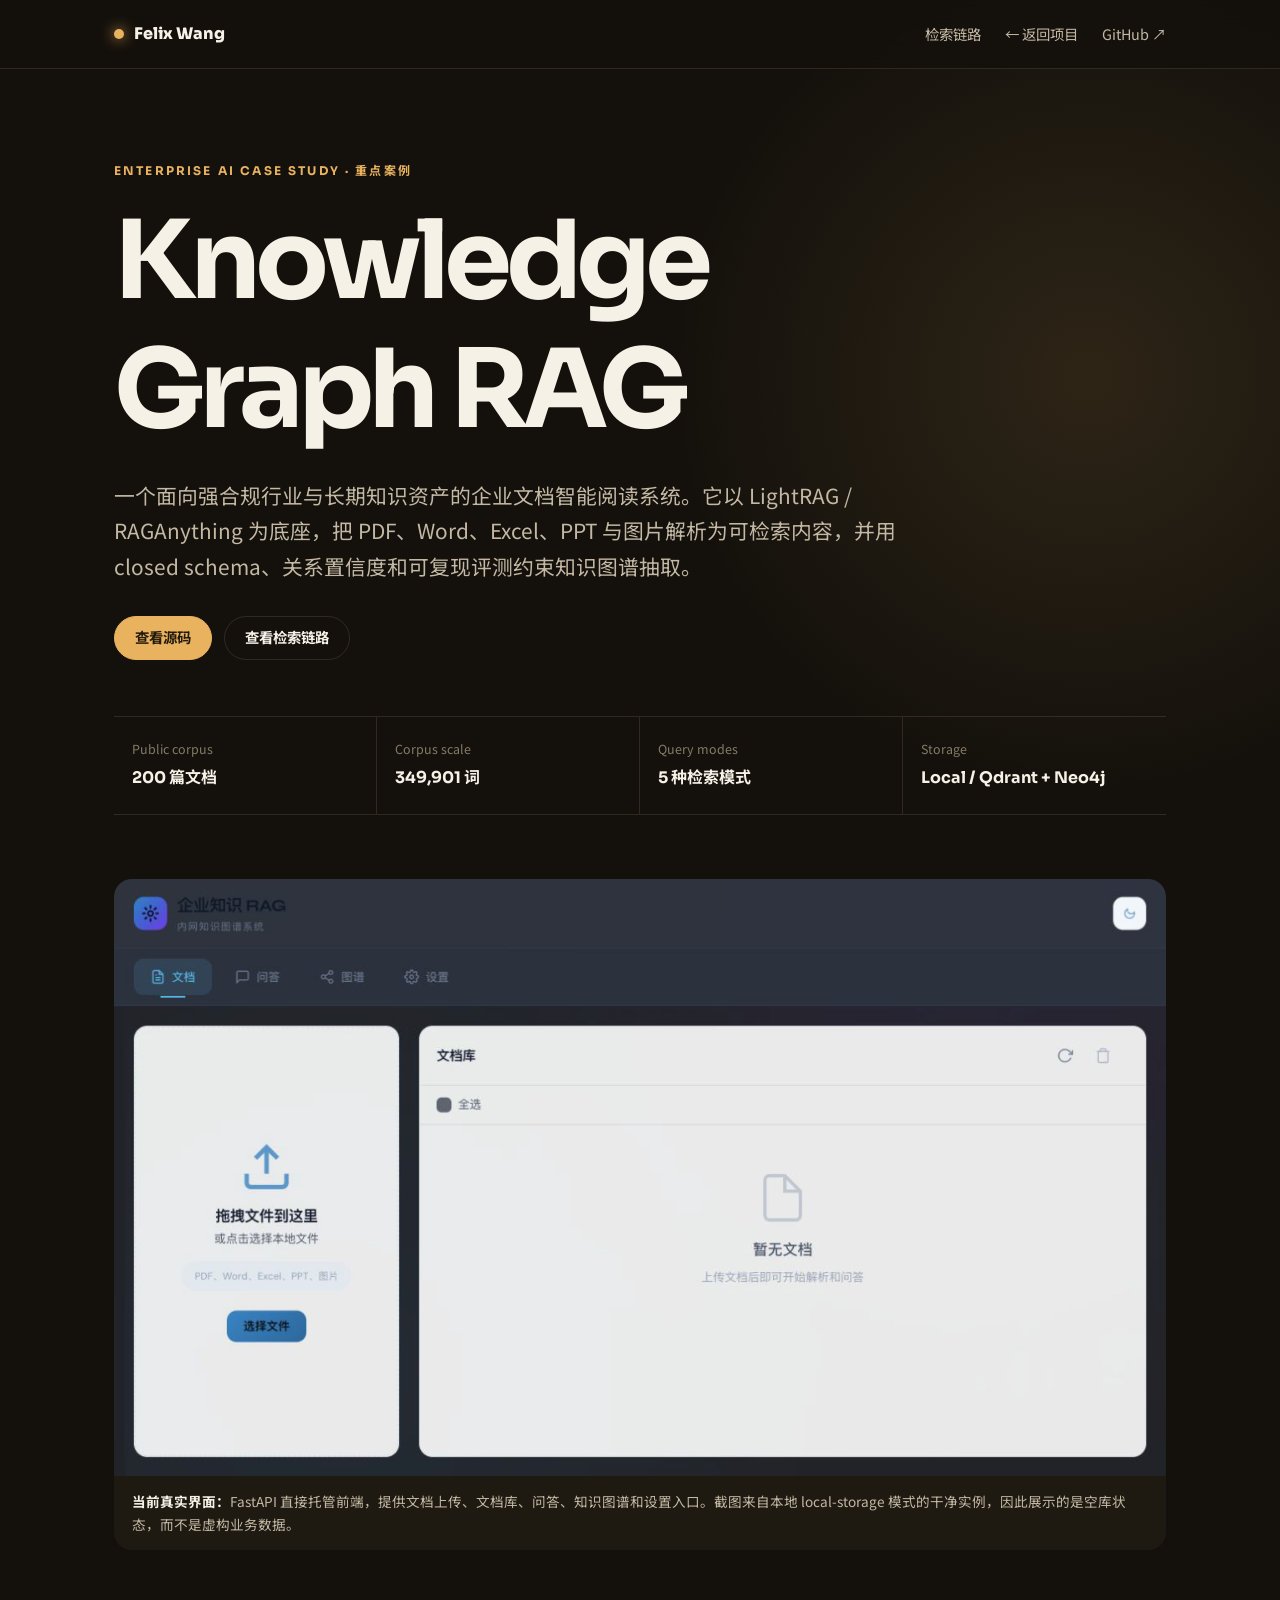
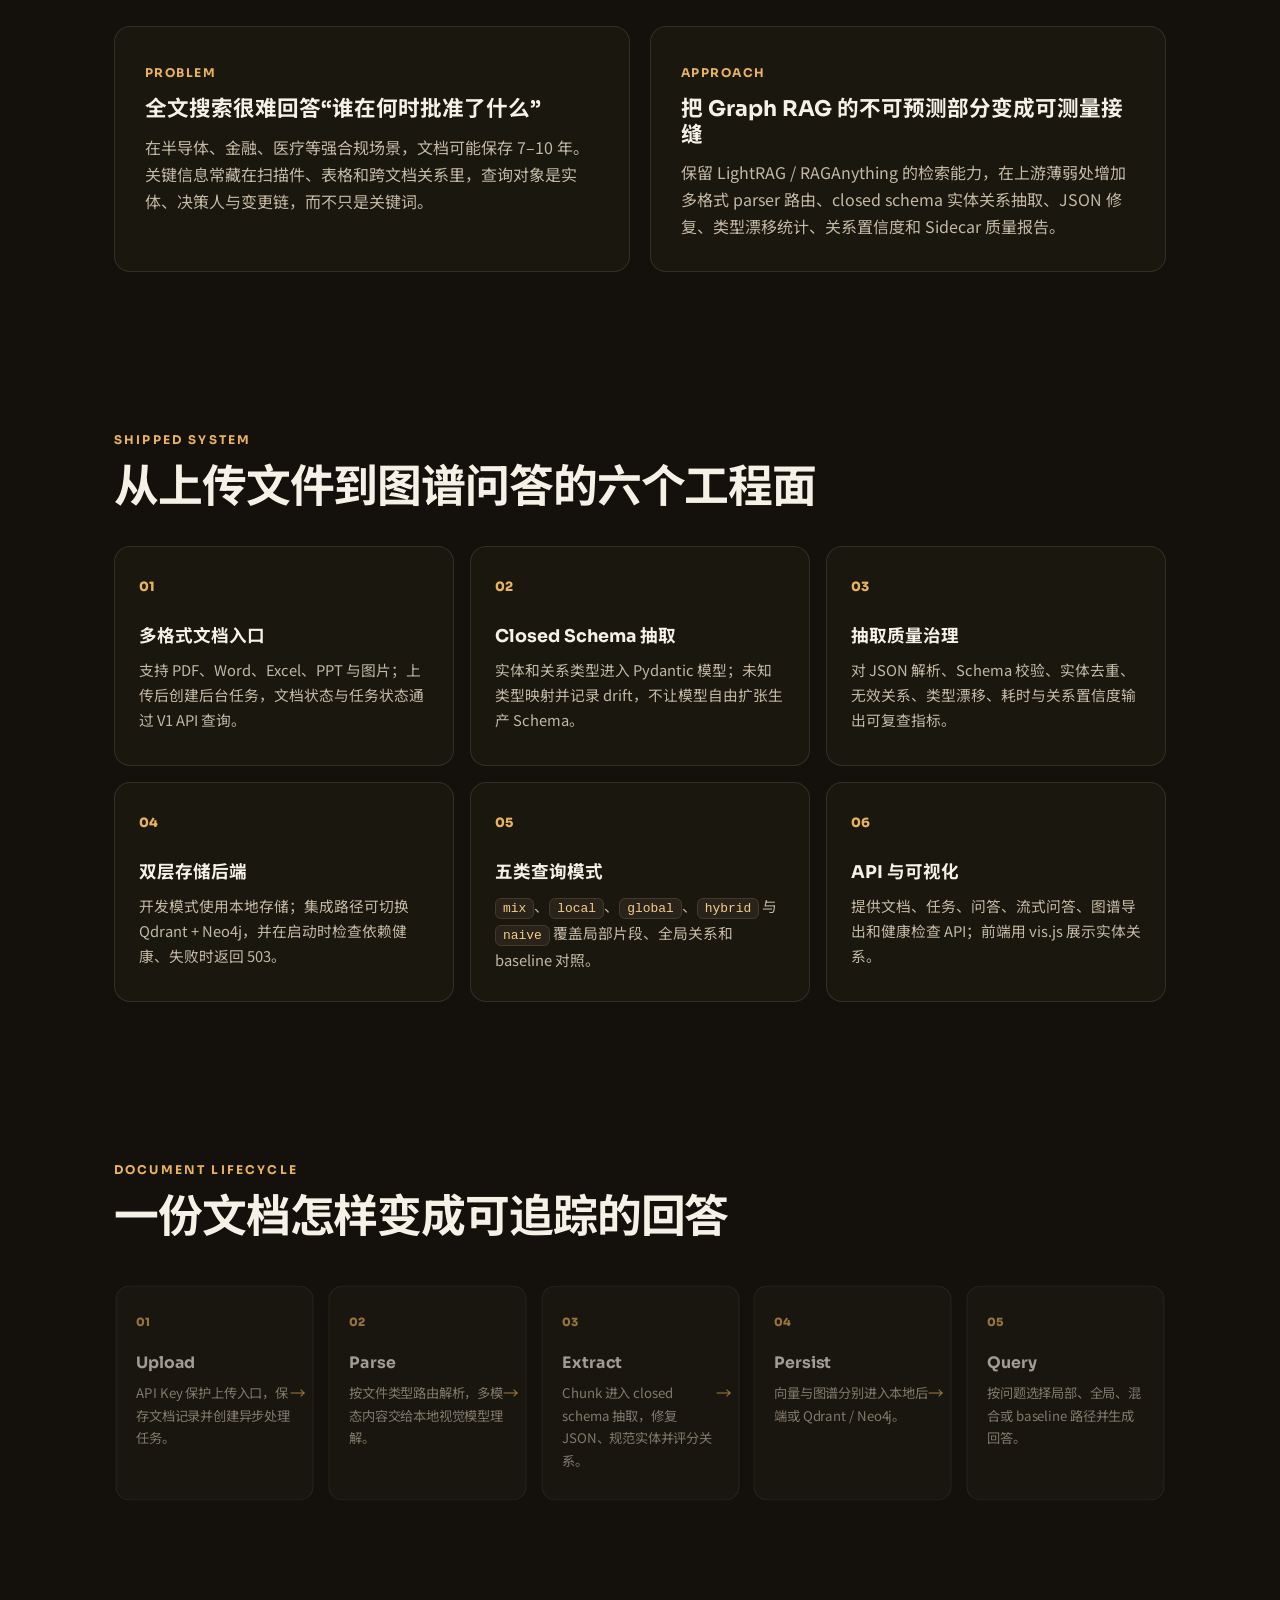
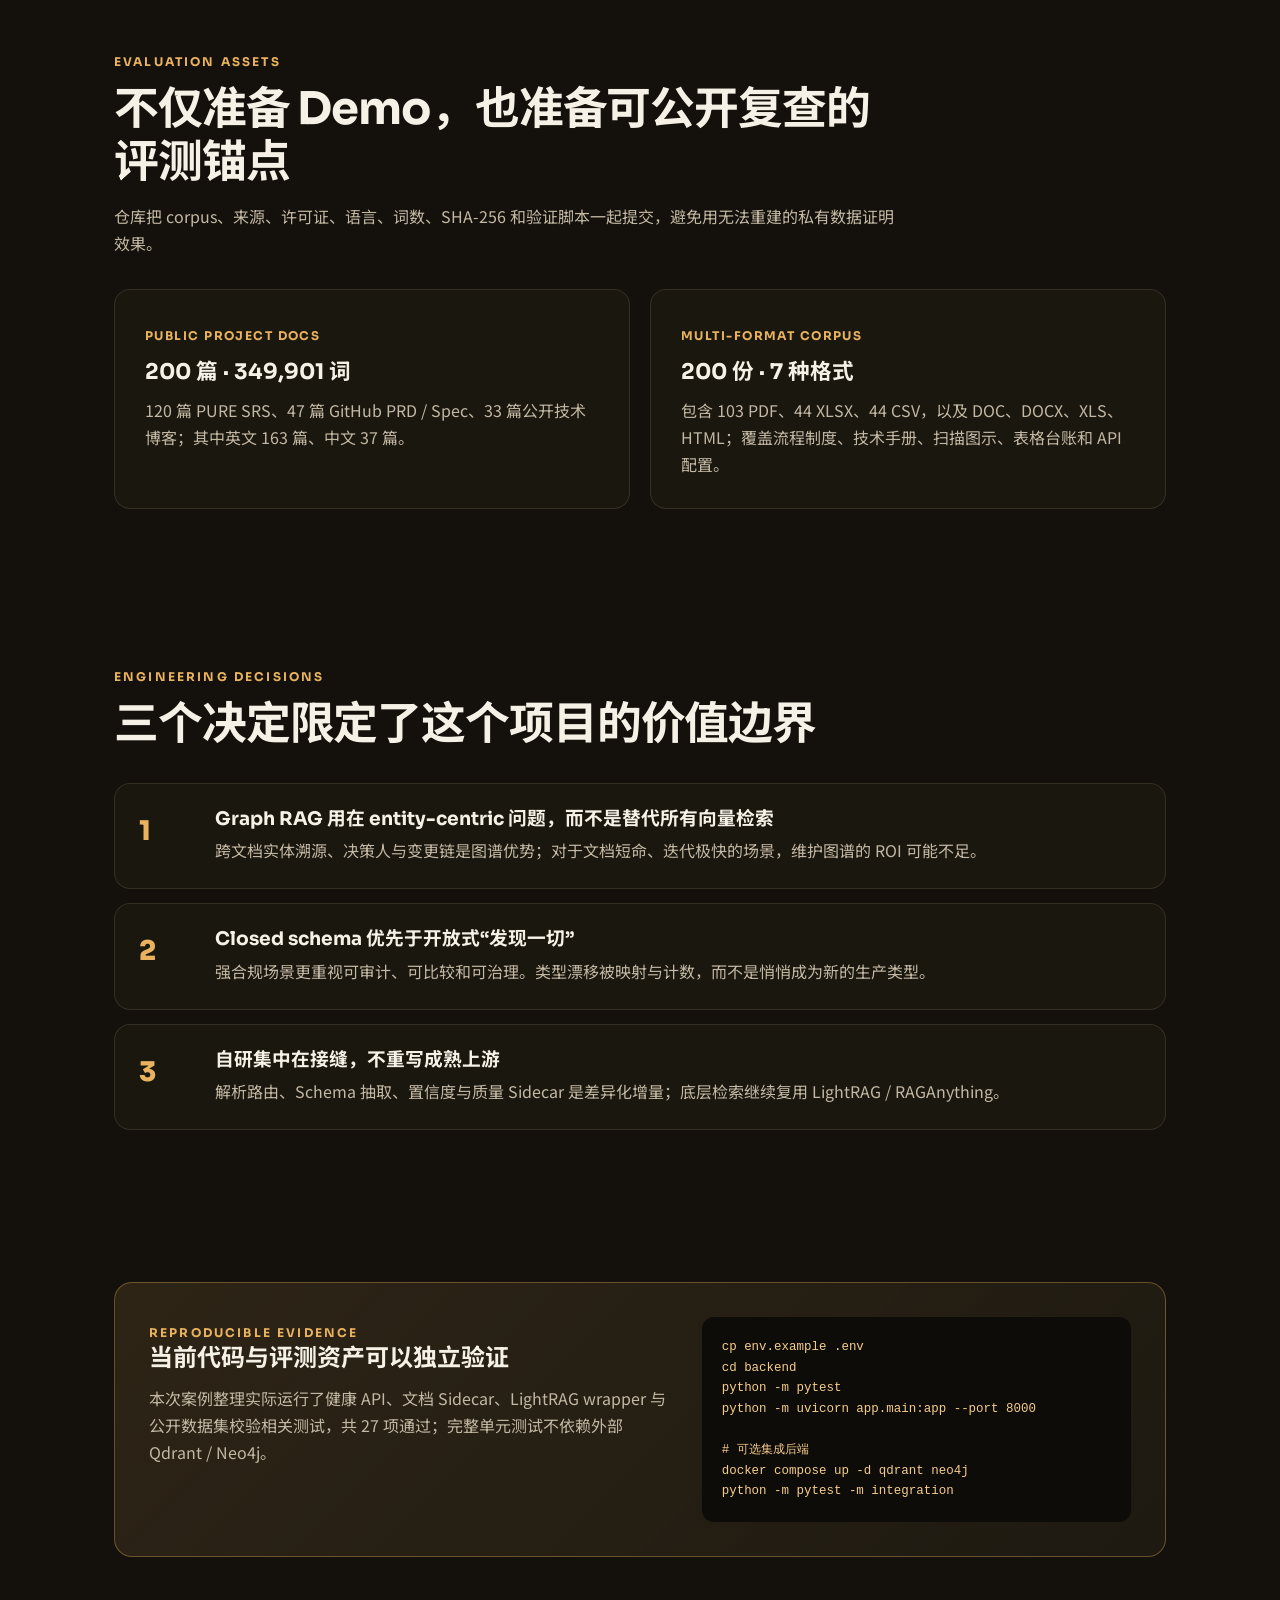
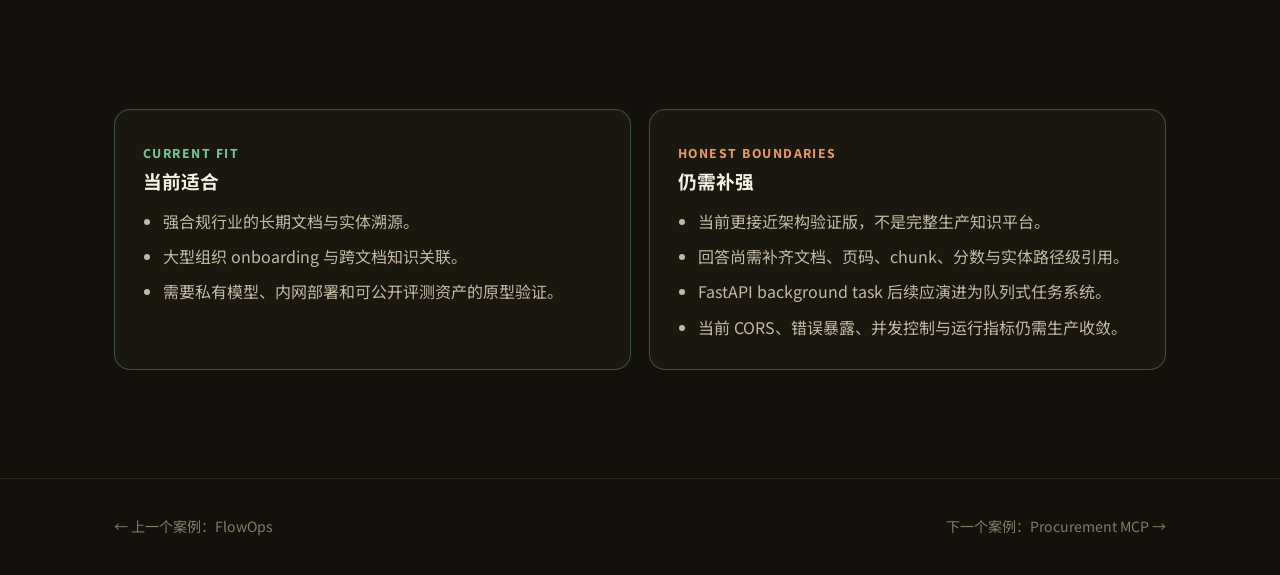
<file: projects/knowledge-rag.html>
<!DOCTYPE html>
<html lang="zh-CN">
<head>
  <meta charset="UTF-8" />
  <meta name="viewport" content="width=device-width, initial-scale=1.0" />
  <title>Multi-Model Knowledge RAG System 案例详情 · Felix Wang</title>
  <meta name="description" content="企业文档 Graph RAG 案例：多格式解析、closed schema 抽取、关系置信度、Qdrant、Neo4j 与可复现评测。" />
  <link rel="preconnect" href="https://fonts.googleapis.com" />
  <link rel="preconnect" href="https://fonts.gstatic.com" crossorigin />
  <link href="https://fonts.googleapis.com/css2?family=Sora:wght@400;600;700;800&amp;family=Noto+Sans+SC:wght@400;500;700&amp;display=swap" rel="stylesheet" />
  <link rel="stylesheet" href="case-study.css" />
</head>
<body>
  <header class="case-header">
    <div class="container header-inner">
      <a class="brand" href="../index.html"><span class="brand-mark"></span>Felix Wang</a>
      <nav class="case-nav" aria-label="案例导航">
        <a href="#architecture">检索链路</a>
        <a href="../index.html#projects">← 返回项目</a>
        <a href="https://github.com/felix-windsor/Multi-Model-Knowledge-RAG-System" target="_blank" rel="noopener">GitHub ↗</a>
      </nav>
    </div>
  </header>

  <main>
    <section class="case-hero container">
      <p class="eyebrow">Enterprise AI Case Study · 重点案例</p>
      <h1>Knowledge<br />Graph RAG</h1>
      <p class="case-lead">一个面向强合规行业与长期知识资产的企业文档智能阅读系统。它以 LightRAG / RAGAnything 为底座，把 PDF、Word、Excel、PPT 与图片解析为可检索内容，并用 closed schema、关系置信度和可复现评测约束知识图谱抽取。</p>
      <div class="hero-actions">
        <a class="button primary" href="https://github.com/felix-windsor/Multi-Model-Knowledge-RAG-System" target="_blank" rel="noopener">查看源码</a>
        <a class="button" href="#architecture">查看检索链路</a>
      </div>
      <dl class="facts">
        <div class="fact"><dt>Public corpus</dt><dd>200 篇文档</dd></div>
        <div class="fact"><dt>Corpus scale</dt><dd>349,901 词</dd></div>
        <div class="fact"><dt>Query modes</dt><dd>5 种检索模式</dd></div>
        <div class="fact"><dt>Storage</dt><dd>Local / Qdrant + Neo4j</dd></div>
      </dl>
    </section>

    <section class="container">
      <figure class="hero-visual">
        <img src="../assets/projects/knowledge-rag-dashboard.png" alt="Multi-Model Knowledge RAG 企业文档工作台，提供上传、问答、图谱和设置入口" />
        <figcaption><strong>当前真实界面：</strong>FastAPI 直接托管前端，提供文档上传、文档库、问答、知识图谱和设置入口。截图来自本地 local-storage 模式的干净实例，因此展示的是空库状态，而不是虚构业务数据。</figcaption>
      </figure>
    </section>

    <section class="case-section container">
      <div class="split">
        <article class="panel">
          <span class="panel-tag">Problem</span>
          <h3>全文搜索很难回答“谁在何时批准了什么”</h3>
          <p>在半导体、金融、医疗等强合规场景，文档可能保存 7–10 年。关键信息常藏在扫描件、表格和跨文档关系里，查询对象是实体、决策人与变更链，而不只是关键词。</p>
        </article>
        <article class="panel">
          <span class="panel-tag">Approach</span>
          <h3>把 Graph RAG 的不可预测部分变成可测量接缝</h3>
          <p>保留 LightRAG / RAGAnything 的检索能力，在上游薄弱处增加多格式 parser 路由、closed schema 实体关系抽取、JSON 修复、类型漂移统计、关系置信度和 Sidecar 质量报告。</p>
        </article>
      </div>
    </section>

    <section class="case-section container">
      <div class="section-heading">
        <span class="section-label">Shipped System</span>
        <h2>从上传文件到图谱问答的六个工程面</h2>
      </div>
      <div class="number-grid">
        <article class="number-card"><span class="num">01</span><h3>多格式文档入口</h3><p>支持 PDF、Word、Excel、PPT 与图片；上传后创建后台任务，文档状态与任务状态通过 V1 API 查询。</p></article>
        <article class="number-card"><span class="num">02</span><h3>Closed Schema 抽取</h3><p>实体和关系类型进入 Pydantic 模型；未知类型映射并记录 drift，不让模型自由扩张生产 Schema。</p></article>
        <article class="number-card"><span class="num">03</span><h3>抽取质量治理</h3><p>对 JSON 解析、Schema 校验、实体去重、无效关系、类型漂移、耗时与关系置信度输出可复查指标。</p></article>
        <article class="number-card"><span class="num">04</span><h3>双层存储后端</h3><p>开发模式使用本地存储；集成路径可切换 Qdrant + Neo4j，并在启动时检查依赖健康、失败时返回 503。</p></article>
        <article class="number-card"><span class="num">05</span><h3>五类查询模式</h3><p><code>mix</code>、<code>local</code>、<code>global</code>、<code>hybrid</code> 与 <code>naive</code> 覆盖局部片段、全局关系和 baseline 对照。</p></article>
        <article class="number-card"><span class="num">06</span><h3>API 与可视化</h3><p>提供文档、任务、问答、流式问答、图谱导出和健康检查 API；前端用 vis.js 展示实体关系。</p></article>
      </div>
    </section>

    <section class="case-section container" id="architecture">
      <div class="section-heading">
        <span class="section-label">Document Lifecycle</span>
        <h2>一份文档怎样变成可追踪的回答</h2>
      </div>
      <div class="flow">
        <article class="flow-step"><span>01</span><h3>Upload</h3><p>API Key 保护上传入口，保存文档记录并创建异步处理任务。</p></article>
        <article class="flow-step"><span>02</span><h3>Parse</h3><p>按文件类型路由解析，多模态内容交给本地视觉模型理解。</p></article>
        <article class="flow-step"><span>03</span><h3>Extract</h3><p>Chunk 进入 closed schema 抽取，修复 JSON、规范实体并评分关系。</p></article>
        <article class="flow-step"><span>04</span><h3>Persist</h3><p>向量与图谱分别进入本地后端或 Qdrant / Neo4j。</p></article>
        <article class="flow-step"><span>05</span><h3>Query</h3><p>按问题选择局部、全局、混合或 baseline 路径并生成回答。</p></article>
      </div>
    </section>

    <section class="case-section container">
      <div class="section-heading">
        <span class="section-label">Evaluation Assets</span>
        <h2>不仅准备 Demo，也准备可公开复查的评测锚点</h2>
        <p>仓库把 corpus、来源、许可证、语言、词数、SHA-256 和验证脚本一起提交，避免用无法重建的私有数据证明效果。</p>
      </div>
      <div class="split">
        <article class="panel"><span class="panel-tag">Public Project Docs</span><h3>200 篇 · 349,901 词</h3><p>120 篇 PURE SRS、47 篇 GitHub PRD / Spec、33 篇公开技术博客；其中英文 163 篇、中文 37 篇。</p></article>
        <article class="panel"><span class="panel-tag">Multi-format Corpus</span><h3>200 份 · 7 种格式</h3><p>包含 103 PDF、44 XLSX、44 CSV，以及 DOC、DOCX、XLS、HTML；覆盖流程制度、技术手册、扫描图示、表格台账和 API 配置。</p></article>
      </div>
    </section>

    <section class="case-section container">
      <div class="section-heading"><span class="section-label">Engineering Decisions</span><h2>三个决定限定了这个项目的价值边界</h2></div>
      <div class="decision-list">
        <article class="decision"><span>1</span><div><h3>Graph RAG 用在 entity-centric 问题，而不是替代所有向量检索</h3><p>跨文档实体溯源、决策人与变更链是图谱优势；对于文档短命、迭代极快的场景，维护图谱的 ROI 可能不足。</p></div></article>
        <article class="decision"><span>2</span><div><h3>Closed schema 优先于开放式“发现一切”</h3><p>强合规场景更重视可审计、可比较和可治理。类型漂移被映射与计数，而不是悄悄成为新的生产类型。</p></div></article>
        <article class="decision"><span>3</span><div><h3>自研集中在接缝，不重写成熟上游</h3><p>解析路由、Schema 抽取、置信度与质量 Sidecar 是差异化增量；底层检索继续复用 LightRAG / RAGAnything。</p></div></article>
      </div>
    </section>

    <section class="case-section container">
      <div class="evidence">
        <div><span class="section-label">Reproducible Evidence</span><h2>当前代码与评测资产可以独立验证</h2><p>本次案例整理实际运行了健康 API、文档 Sidecar、LightRAG wrapper 与公开数据集校验相关测试，共 27 项通过；完整单元测试不依赖外部 Qdrant / Neo4j。</p></div>
        <pre>cp env.example .env
cd backend
python -m pytest
python -m uvicorn app.main:app --port 8000

# 可选集成后端
docker compose up -d qdrant neo4j
python -m pytest -m integration</pre>
      </div>
    </section>

    <section class="case-section container">
      <div class="boundary-grid">
        <article class="boundary good"><span class="state">Current Fit</span><h3>当前适合</h3><ul><li>强合规行业的长期文档与实体溯源。</li><li>大型组织 onboarding 与跨文档知识关联。</li><li>需要私有模型、内网部署和可公开评测资产的原型验证。</li></ul></article>
        <article class="boundary caution"><span class="state">Honest Boundaries</span><h3>仍需补强</h3><ul><li>当前更接近架构验证版，不是完整生产知识平台。</li><li>回答尚需补齐文档、页码、chunk、分数与实体路径级引用。</li><li>FastAPI background task 后续应演进为队列式任务系统。</li><li>当前 CORS、错误暴露、并发控制与运行指标仍需生产收敛。</li></ul></article>
      </div>
    </section>
  </main>

  <footer class="case-footer"><div class="container"><a href="flowops.html">← 上一个案例：FlowOps</a><a href="procurement-pricing.html">下一个案例：Procurement MCP →</a></div></footer>
</body>
</html>
</file>
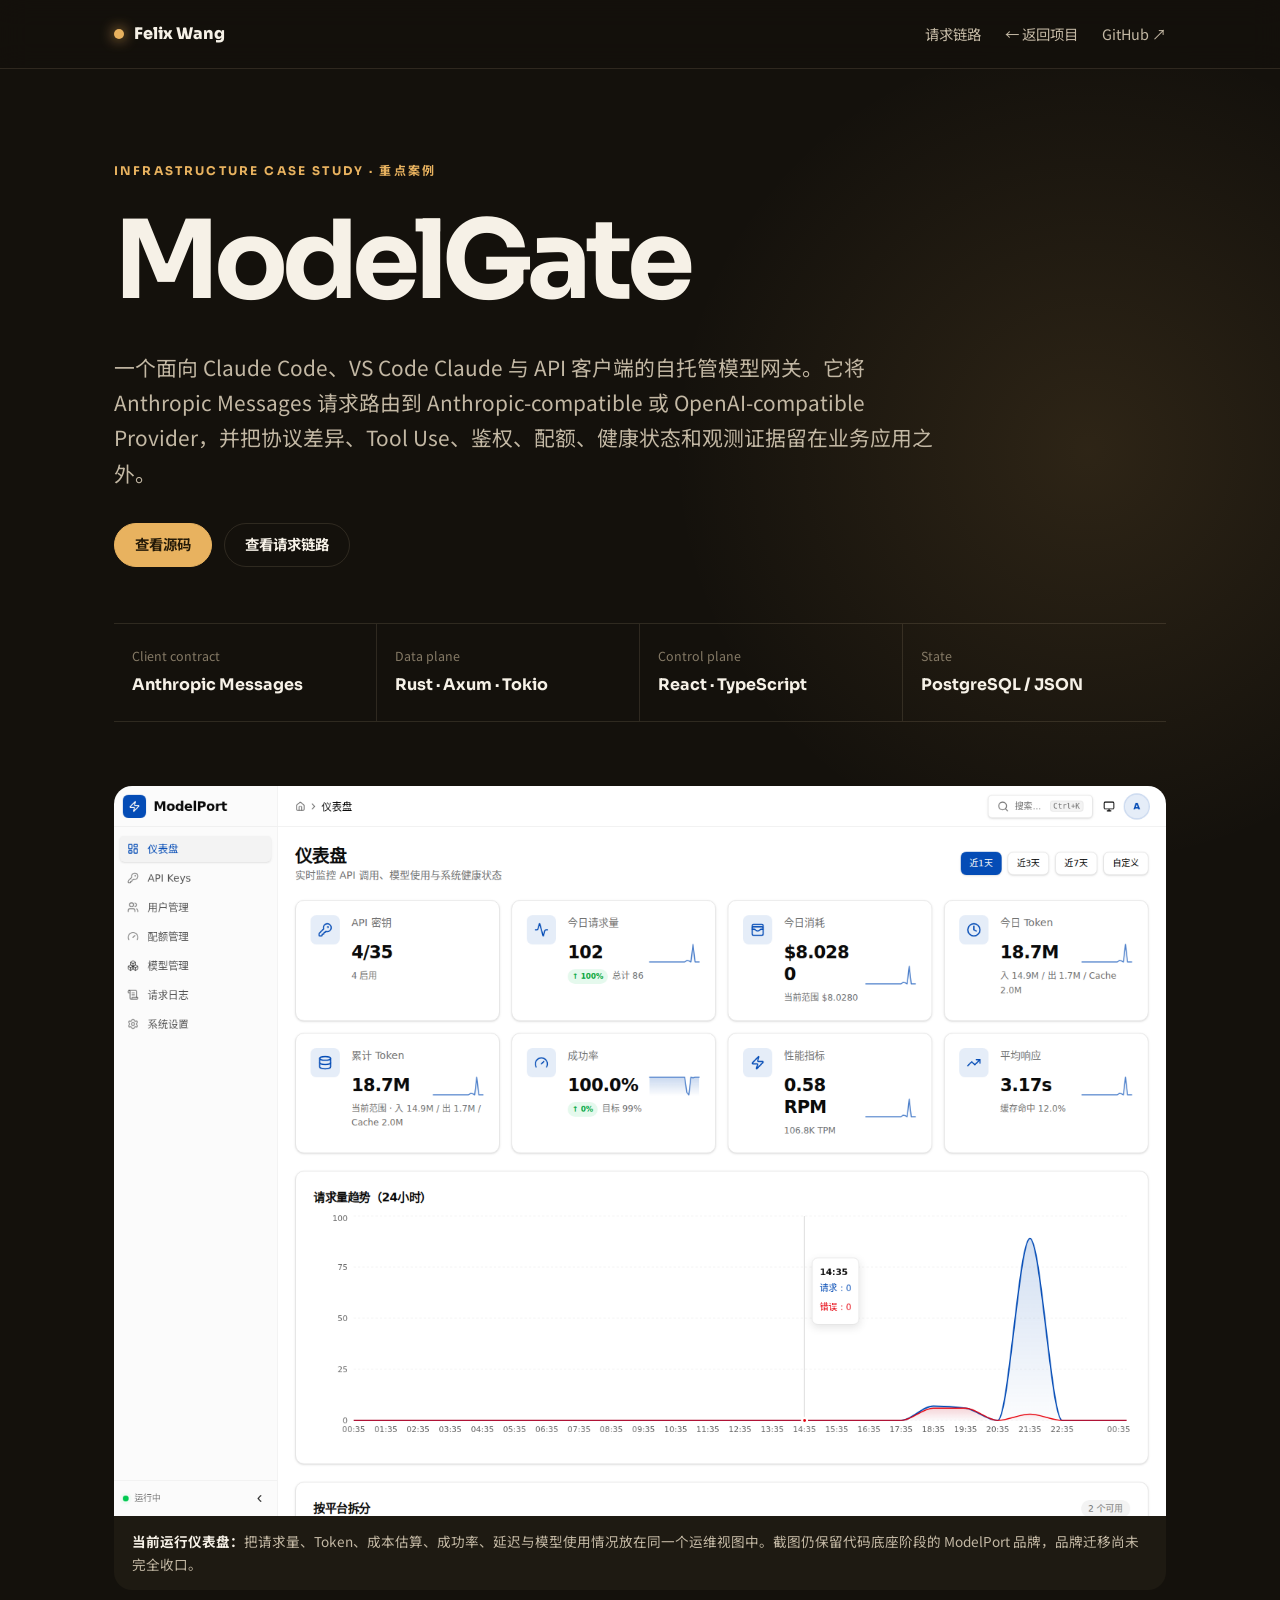
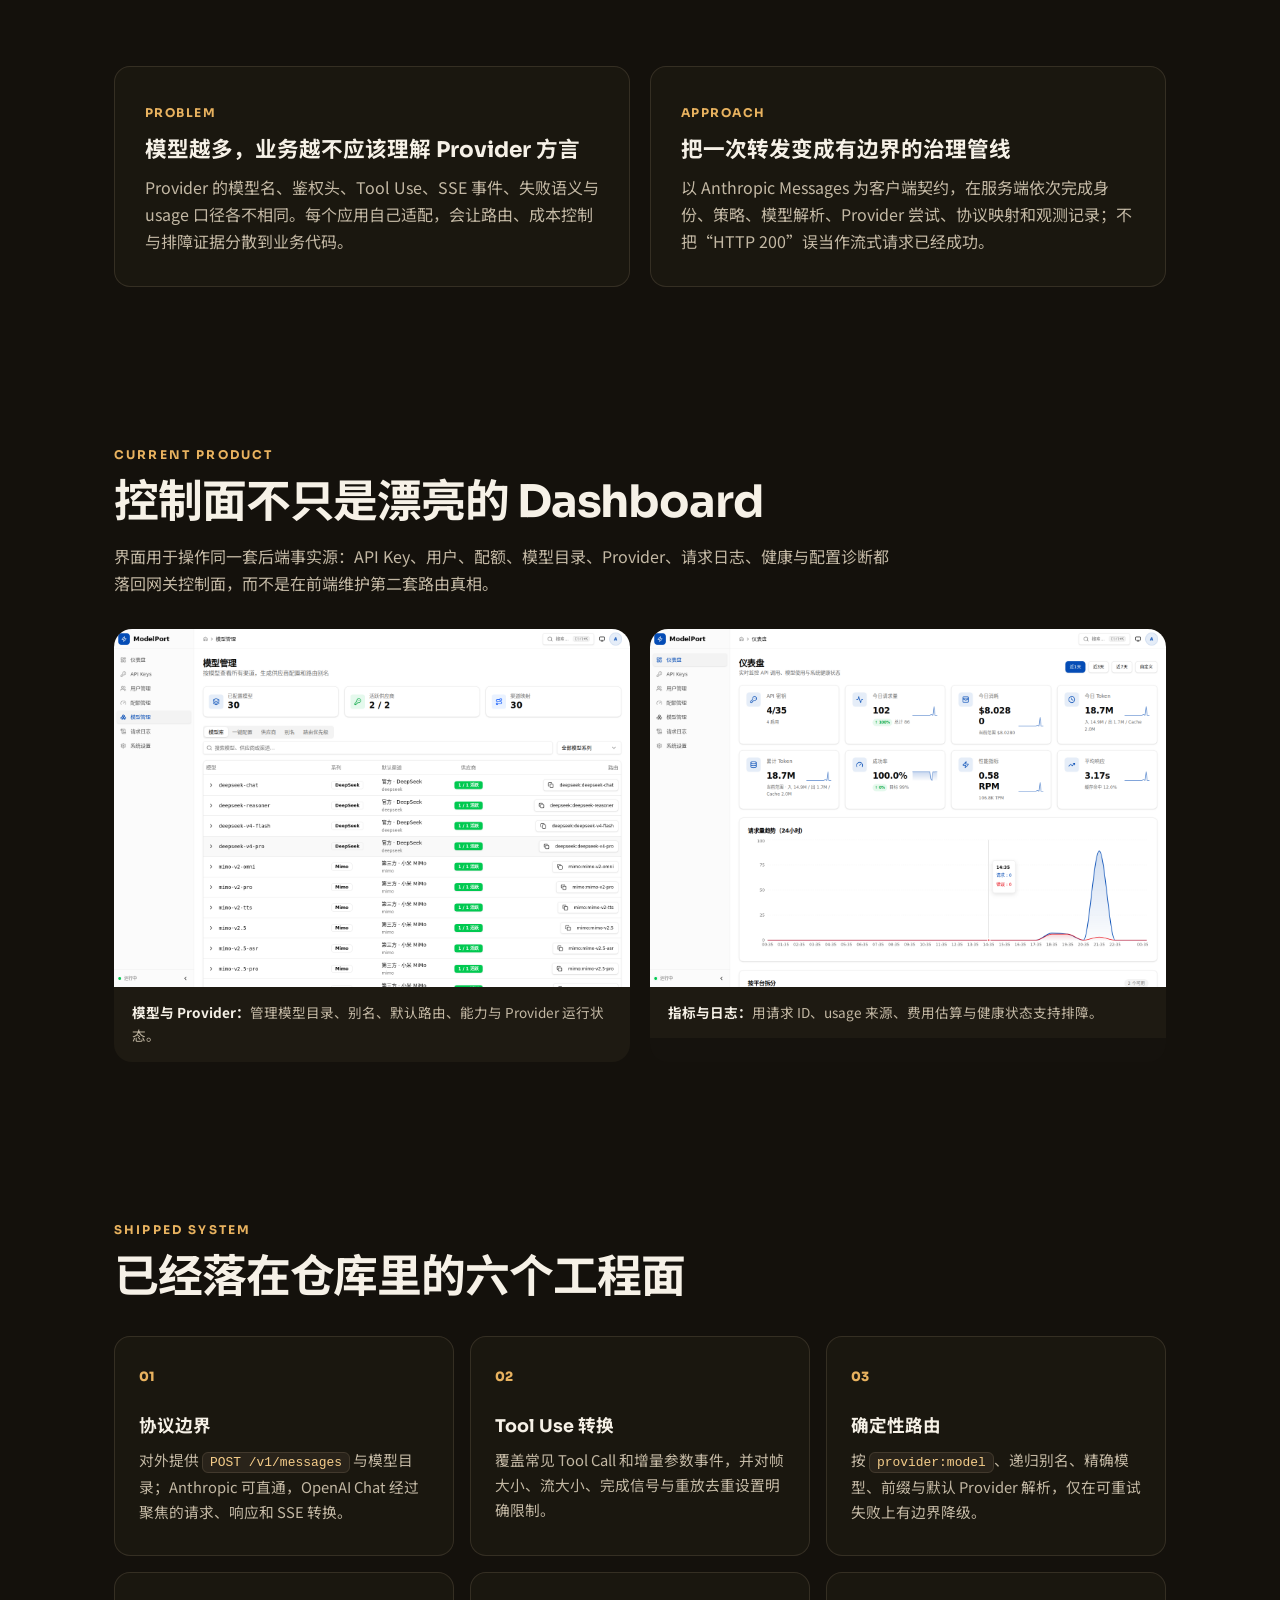
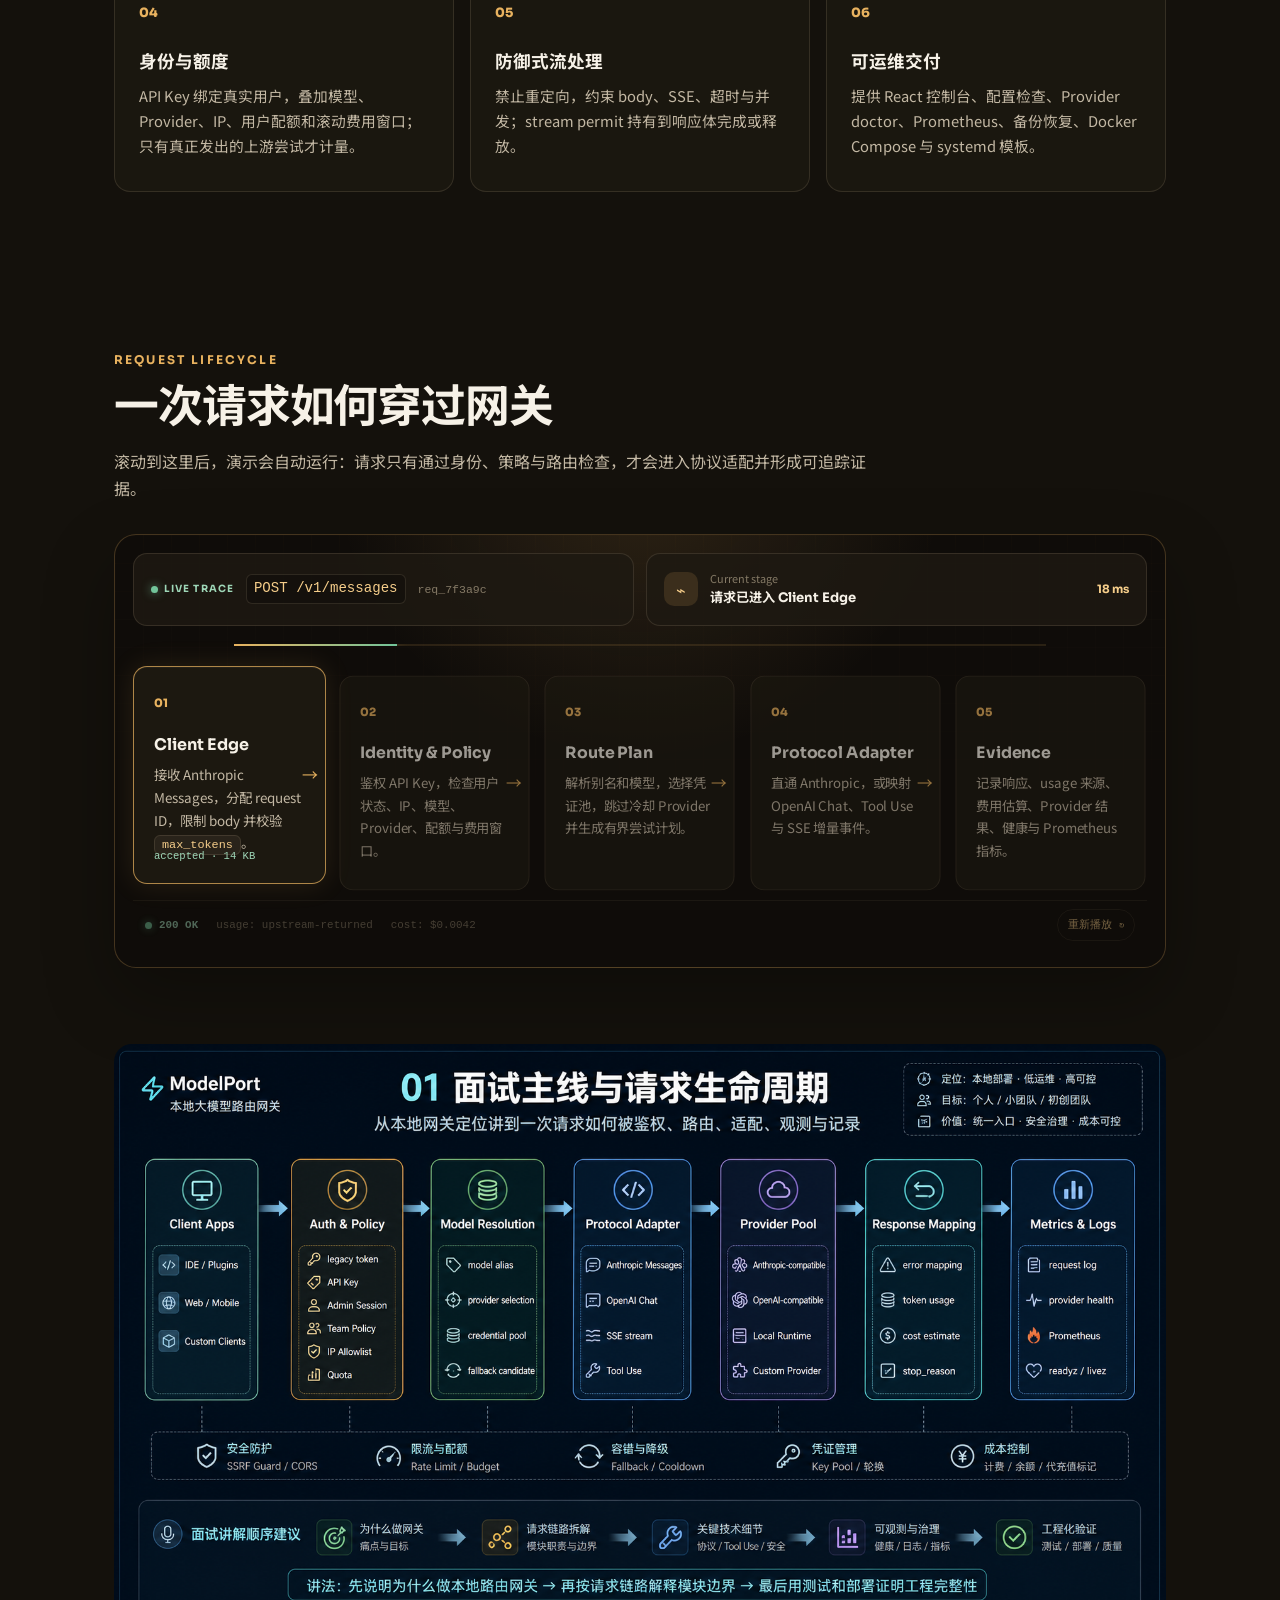
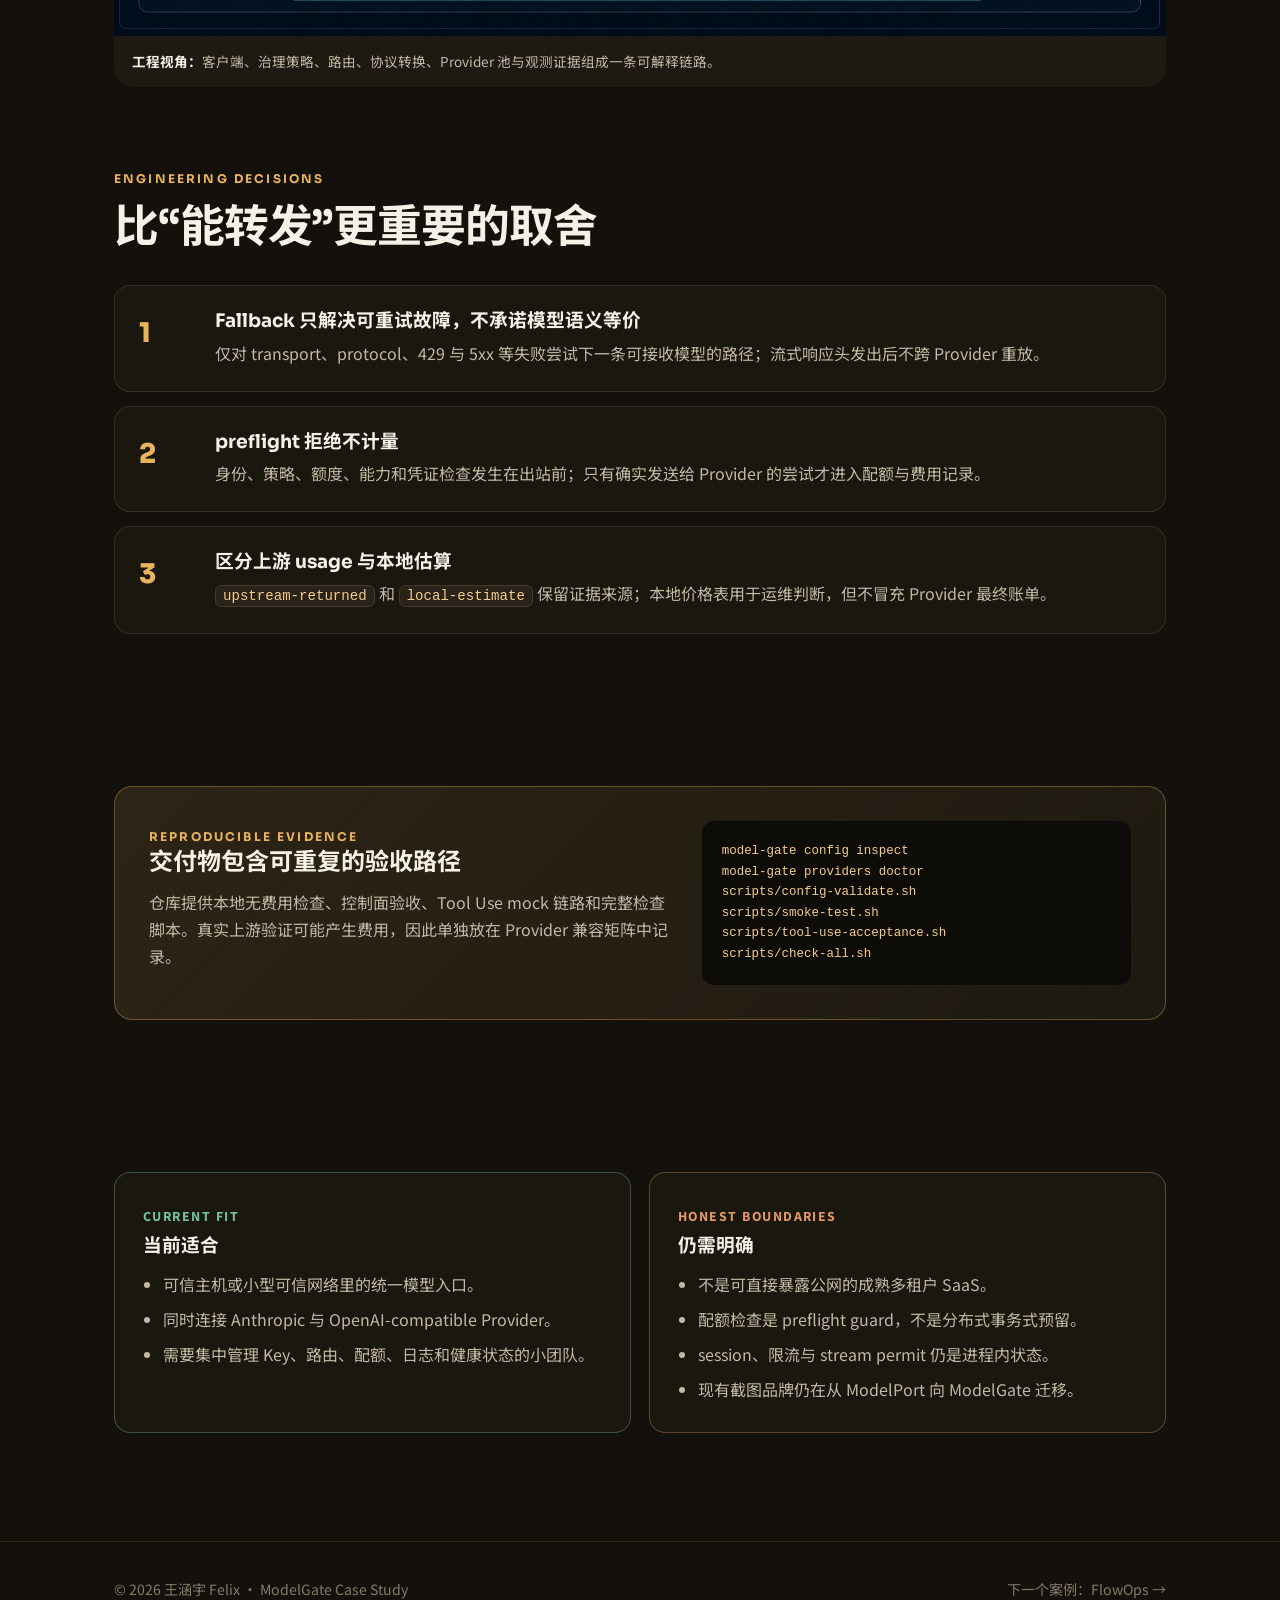
<file: projects/modelgate.html>
<!DOCTYPE html>
<html lang="zh-CN">
<head>
  <meta charset="UTF-8" />
  <meta name="viewport" content="width=device-width, initial-scale=1.0" />
  <title>ModelGate 案例详情 · Felix Wang</title>
  <meta name="description" content="ModelGate 自托管模型网关案例：协议适配、确定性路由、Tool Use、配额治理、流式边界与运维控制面。" />
  <link rel="preconnect" href="https://fonts.googleapis.com" />
  <link rel="preconnect" href="https://fonts.gstatic.com" crossorigin />
  <link href="https://fonts.googleapis.com/css2?family=Sora:wght@400;600;700;800&amp;family=Noto+Sans+SC:wght@400;500;700&amp;display=swap" rel="stylesheet" />
  <link rel="stylesheet" href="case-study.css" />
  <script src="modelgate.js" defer></script>
</head>
<body>
  <header class="case-header">
    <div class="container header-inner">
      <a class="brand" href="../index.html"><span class="brand-mark"></span>Felix Wang</a>
      <nav class="case-nav" aria-label="案例导航">
        <a href="#architecture">请求链路</a>
        <a href="../index.html#projects">← 返回项目</a>
        <a href="https://github.com/felix-windsor/ModelGate" target="_blank" rel="noopener">GitHub ↗</a>
      </nav>
    </div>
  </header>

  <main>
    <section class="case-hero container">
      <p class="eyebrow">Infrastructure Case Study · 重点案例</p>
      <h1>ModelGate</h1>
      <p class="case-lead">一个面向 Claude Code、VS Code Claude 与 API 客户端的自托管模型网关。它将 Anthropic Messages 请求路由到 Anthropic-compatible 或 OpenAI-compatible Provider，并把协议差异、Tool Use、鉴权、配额、健康状态和观测证据留在业务应用之外。</p>
      <div class="hero-actions">
        <a class="button primary" href="https://github.com/felix-windsor/ModelGate" target="_blank" rel="noopener">查看源码</a>
        <a class="button" href="#architecture">查看请求链路</a>
      </div>
      <dl class="facts">
        <div class="fact"><dt>Client contract</dt><dd>Anthropic Messages</dd></div>
        <div class="fact"><dt>Data plane</dt><dd>Rust · Axum · Tokio</dd></div>
        <div class="fact"><dt>Control plane</dt><dd>React · TypeScript</dd></div>
        <div class="fact"><dt>State</dt><dd>PostgreSQL / JSON</dd></div>
      </dl>
    </section>

    <section class="container">
      <figure class="hero-visual">
        <img src="../assets/projects/modelgate-dashboard.png" alt="ModelGate 运行仪表盘，展示请求、成本、Token 和成功率" />
        <figcaption><strong>当前运行仪表盘：</strong>把请求量、Token、成本估算、成功率、延迟与模型使用情况放在同一个运维视图中。截图仍保留代码底座阶段的 ModelPort 品牌，品牌迁移尚未完全收口。</figcaption>
      </figure>
    </section>

    <section class="case-section container">
      <div class="split">
        <article class="panel">
          <span class="panel-tag">Problem</span>
          <h3>模型越多，业务越不应该理解 Provider 方言</h3>
          <p>Provider 的模型名、鉴权头、Tool Use、SSE 事件、失败语义与 usage 口径各不相同。每个应用自己适配，会让路由、成本控制与排障证据分散到业务代码。</p>
        </article>
        <article class="panel">
          <span class="panel-tag">Approach</span>
          <h3>把一次转发变成有边界的治理管线</h3>
          <p>以 Anthropic Messages 为客户端契约，在服务端依次完成身份、策略、模型解析、Provider 尝试、协议映射和观测记录；不把“HTTP 200”误当作流式请求已经成功。</p>
        </article>
      </div>
    </section>

    <section class="case-section container">
      <div class="section-heading">
        <span class="section-label">Current Product</span>
        <h2>控制面不只是漂亮的 Dashboard</h2>
        <p>界面用于操作同一套后端事实源：API Key、用户、配额、模型目录、Provider、请求日志、健康与配置诊断都落回网关控制面，而不是在前端维护第二套路由真相。</p>
      </div>
      <div class="gallery">
        <figure>
          <img src="../assets/projects/modelgate-models.png" alt="ModelGate 模型与 Provider 管理界面" loading="lazy" />
          <figcaption><strong>模型与 Provider：</strong>管理模型目录、别名、默认路由、能力与 Provider 运行状态。</figcaption>
        </figure>
        <figure>
          <img src="../assets/projects/modelgate-dashboard.png" alt="ModelGate 指标与日志仪表盘" loading="lazy" />
          <figcaption><strong>指标与日志：</strong>用请求 ID、usage 来源、费用估算与健康状态支持排障。</figcaption>
        </figure>
      </div>
    </section>

    <section class="case-section container">
      <div class="section-heading">
        <span class="section-label">Shipped System</span>
        <h2>已经落在仓库里的六个工程面</h2>
      </div>
      <div class="number-grid">
        <article class="number-card"><span class="num">01</span><h3>协议边界</h3><p>对外提供 <code>POST /v1/messages</code> 与模型目录；Anthropic 可直通，OpenAI Chat 经过聚焦的请求、响应和 SSE 转换。</p></article>
        <article class="number-card"><span class="num">02</span><h3>Tool Use 转换</h3><p>覆盖常见 Tool Call 和增量参数事件，并对帧大小、流大小、完成信号与重放去重设置明确限制。</p></article>
        <article class="number-card"><span class="num">03</span><h3>确定性路由</h3><p>按 <code>provider:model</code>、递归别名、精确模型、前缀与默认 Provider 解析，仅在可重试失败上有边界降级。</p></article>
        <article class="number-card"><span class="num">04</span><h3>身份与额度</h3><p>API Key 绑定真实用户，叠加模型、Provider、IP、用户配额和滚动费用窗口；只有真正发出的上游尝试才计量。</p></article>
        <article class="number-card"><span class="num">05</span><h3>防御式流处理</h3><p>禁止重定向，约束 body、SSE、超时与并发；stream permit 持有到响应体完成或释放。</p></article>
        <article class="number-card"><span class="num">06</span><h3>可运维交付</h3><p>提供 React 控制台、配置检查、Provider doctor、Prometheus、备份恢复、Docker Compose 与 systemd 模板。</p></article>
      </div>
    </section>

    <section class="case-section container request-lifecycle" id="architecture">
      <div class="section-heading">
        <span class="section-label">Request Lifecycle</span>
        <h2>一次请求如何穿过网关</h2>
        <p>滚动到这里后，演示会自动运行：请求只有通过身份、策略与路由检查，才会进入协议适配并形成可追踪证据。</p>
      </div>
      <div class="flow-demo" data-flow-demo>
        <div class="flow-console">
          <div class="flow-request">
            <span class="flow-live"><i></i> LIVE TRACE</span>
            <code>POST /v1/messages</code>
            <span class="flow-request-id">req_7f3a9c</span>
          </div>
          <div class="flow-status" aria-live="polite">
            <span class="flow-status-icon">⌁</span>
            <div><small>Current stage</small><strong data-flow-status>等待请求进入网关</strong></div>
            <span class="flow-latency" data-flow-latency>0 ms</span>
          </div>
        </div>
        <div class="flow-progress" aria-hidden="true"><i data-flow-progress></i></div>
        <div class="flow">
          <article class="flow-step" data-flow-step="0"><span>01</span><h3>Client Edge</h3><p>接收 Anthropic Messages，分配 request ID，限制 body 并校验 <code>max_tokens</code>。</p><small class="step-result">accepted · 14 KB</small></article>
          <article class="flow-step" data-flow-step="1"><span>02</span><h3>Identity & Policy</h3><p>鉴权 API Key，检查用户状态、IP、模型、Provider、配额与费用窗口。</p><small class="step-result">policy passed</small></article>
          <article class="flow-step" data-flow-step="2"><span>03</span><h3>Route Plan</h3><p>解析别名和模型，选择凭证池，跳过冷却 Provider 并生成有界尝试计划。</p><small class="step-result">claude-3-7 · primary</small></article>
          <article class="flow-step" data-flow-step="3"><span>04</span><h3>Protocol Adapter</h3><p>直通 Anthropic，或映射 OpenAI Chat、Tool Use 与 SSE 增量事件。</p><small class="step-result">SSE stream open</small></article>
          <article class="flow-step" data-flow-step="4"><span>05</span><h3>Evidence</h3><p>记录响应、usage 来源、费用估算、Provider 结果、健康与 Prometheus 指标。</p><small class="step-result">trace committed</small></article>
        </div>
        <div class="flow-summary">
          <span><i></i> 200 OK</span>
          <span>usage: upstream-returned</span>
          <span>cost: $0.0042</span>
          <button type="button" data-flow-replay>重新播放 ↻</button>
        </div>
      </div>
    </section>

    <section class="container">
      <figure class="hero-visual">
        <img src="../assets/projects/modelgate-lifecycle.png" alt="ModelGate 请求生命周期架构图" loading="lazy" />
        <figcaption><strong>工程视角：</strong>客户端、治理策略、路由、协议转换、Provider 池与观测证据组成一条可解释链路。</figcaption>
      </figure>
    </section>

    <section class="case-section container">
      <div class="section-heading">
        <span class="section-label">Engineering Decisions</span>
        <h2>比“能转发”更重要的取舍</h2>
      </div>
      <div class="decision-list">
        <article class="decision"><span>1</span><div><h3>Fallback 只解决可重试故障，不承诺模型语义等价</h3><p>仅对 transport、protocol、429 与 5xx 等失败尝试下一条可接收模型的路径；流式响应头发出后不跨 Provider 重放。</p></div></article>
        <article class="decision"><span>2</span><div><h3>preflight 拒绝不计量</h3><p>身份、策略、额度、能力和凭证检查发生在出站前；只有确实发送给 Provider 的尝试才进入配额与费用记录。</p></div></article>
        <article class="decision"><span>3</span><div><h3>区分上游 usage 与本地估算</h3><p><code>upstream-returned</code> 和 <code>local-estimate</code> 保留证据来源；本地价格表用于运维判断，但不冒充 Provider 最终账单。</p></div></article>
      </div>
    </section>

    <section class="case-section container">
      <div class="evidence">
        <div><span class="section-label">Reproducible Evidence</span><h2>交付物包含可重复的验收路径</h2><p>仓库提供本地无费用检查、控制面验收、Tool Use mock 链路和完整检查脚本。真实上游验证可能产生费用，因此单独放在 Provider 兼容矩阵中记录。</p></div>
        <pre>model-gate config inspect
model-gate providers doctor
scripts/config-validate.sh
scripts/smoke-test.sh
scripts/tool-use-acceptance.sh
scripts/check-all.sh</pre>
      </div>
    </section>

    <section class="case-section container">
      <div class="boundary-grid">
        <article class="boundary good"><span class="state">Current Fit</span><h3>当前适合</h3><ul><li>可信主机或小型可信网络里的统一模型入口。</li><li>同时连接 Anthropic 与 OpenAI-compatible Provider。</li><li>需要集中管理 Key、路由、配额、日志和健康状态的小团队。</li></ul></article>
        <article class="boundary caution"><span class="state">Honest Boundaries</span><h3>仍需明确</h3><ul><li>不是可直接暴露公网的成熟多租户 SaaS。</li><li>配额检查是 preflight guard，不是分布式事务式预留。</li><li>session、限流与 stream permit 仍是进程内状态。</li><li>现有截图品牌仍在从 ModelPort 向 ModelGate 迁移。</li></ul></article>
      </div>
    </section>
  </main>

  <footer class="case-footer"><div class="container"><span>© 2026 王涵宇 Felix · ModelGate Case Study</span><a href="flowops.html">下一个案例：FlowOps →</a></div></footer>
</body>
</html>
</file>
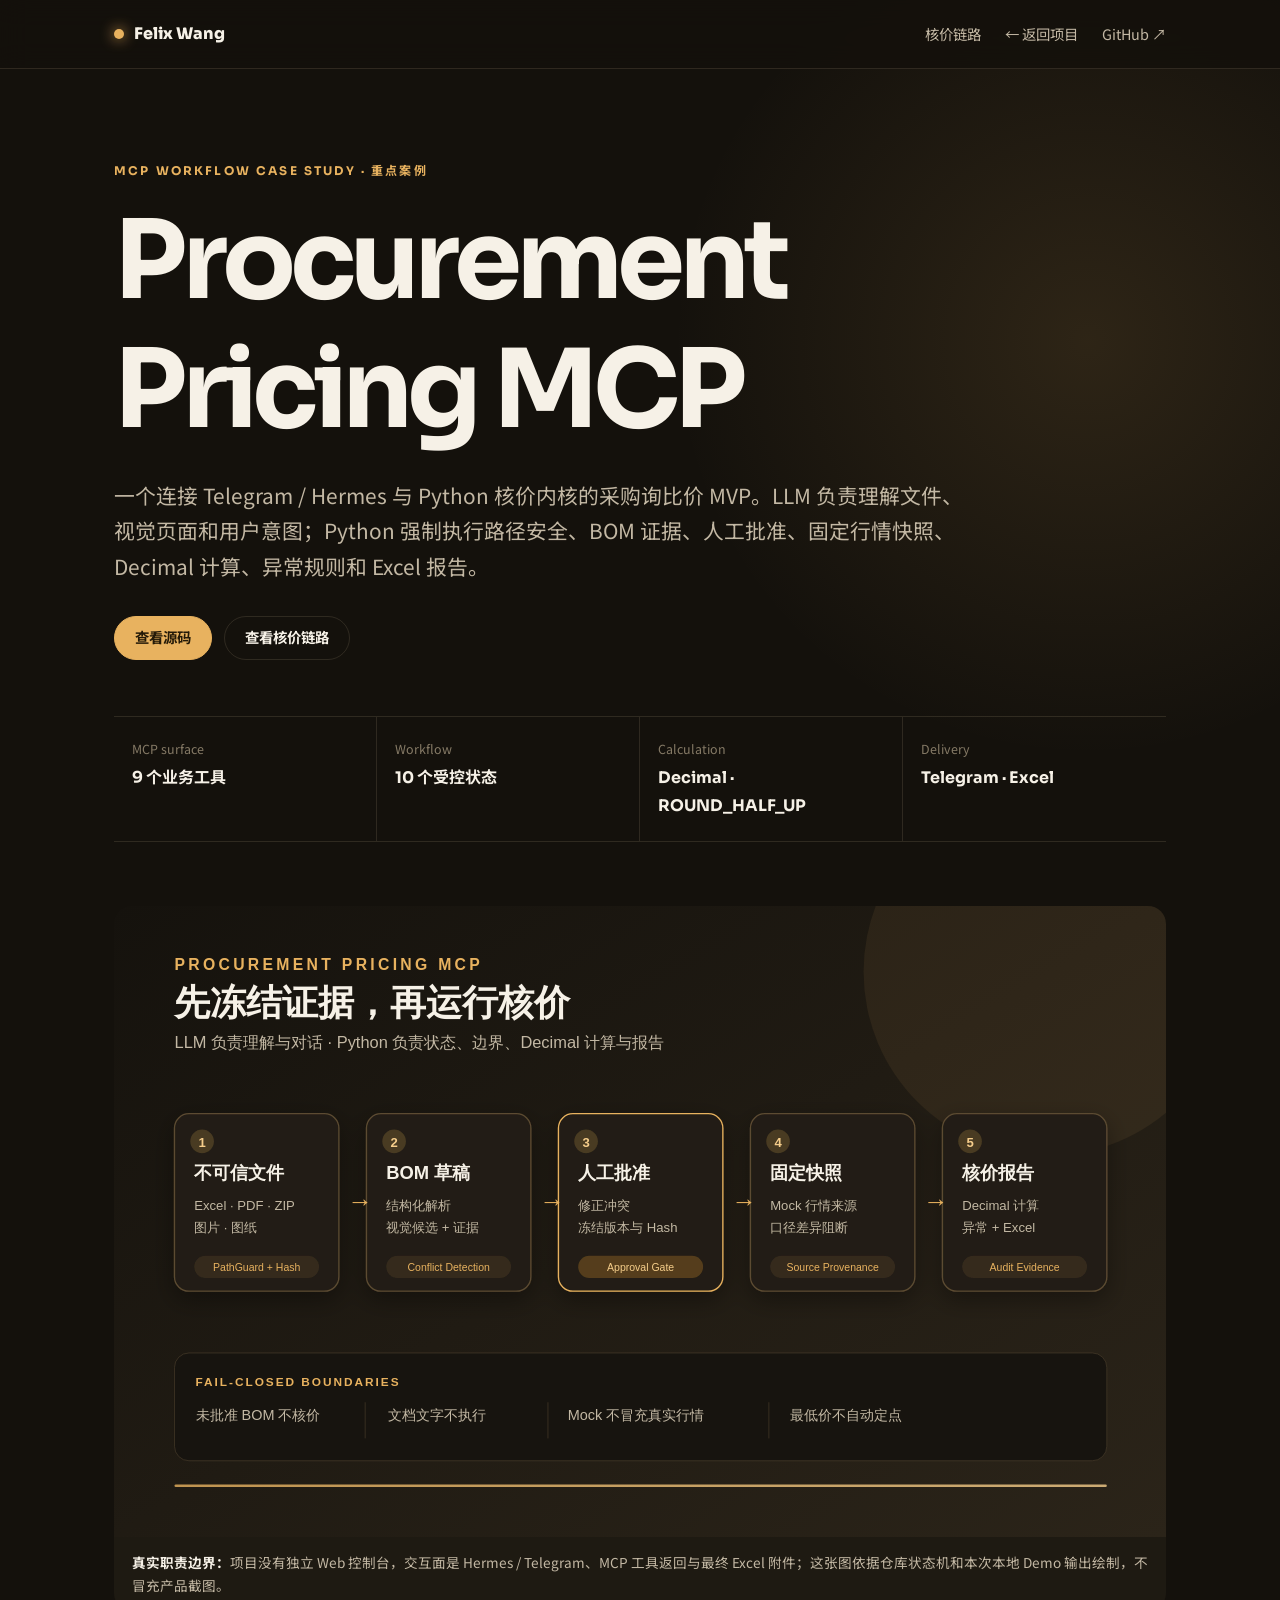
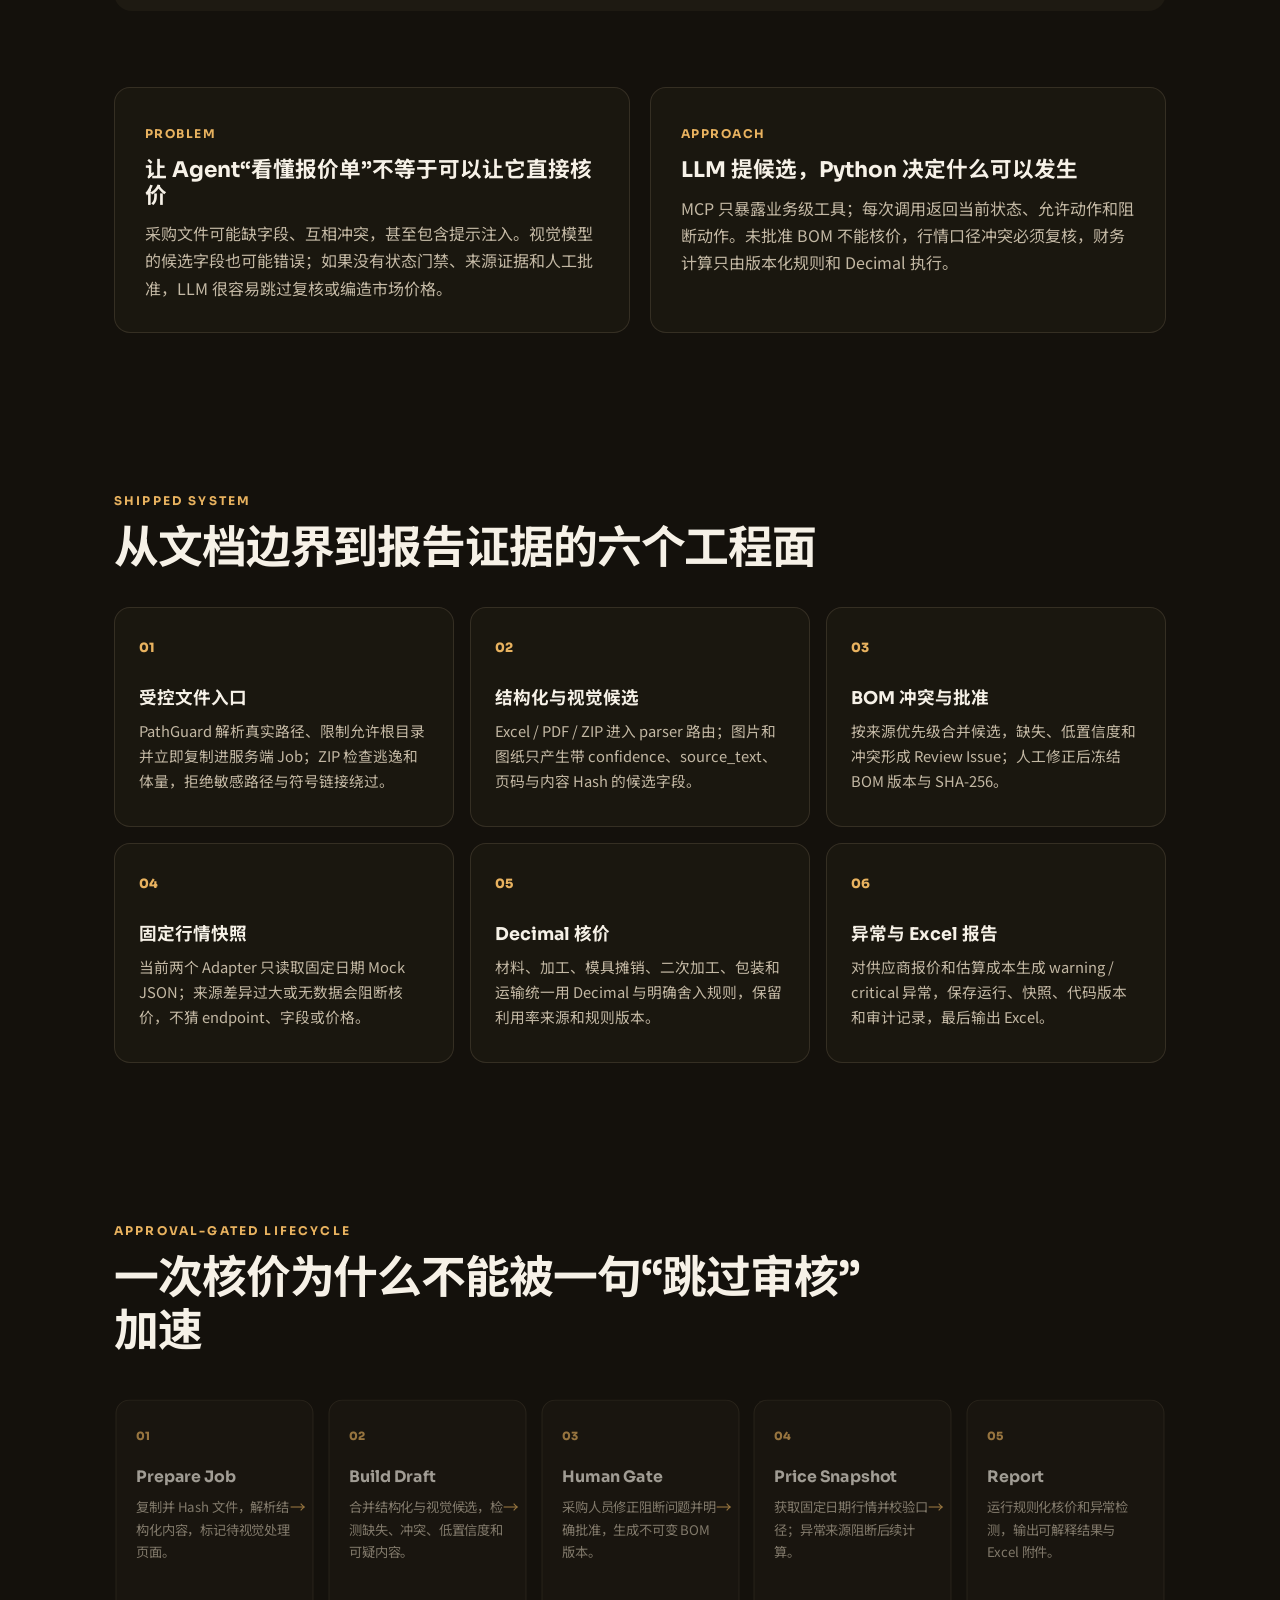
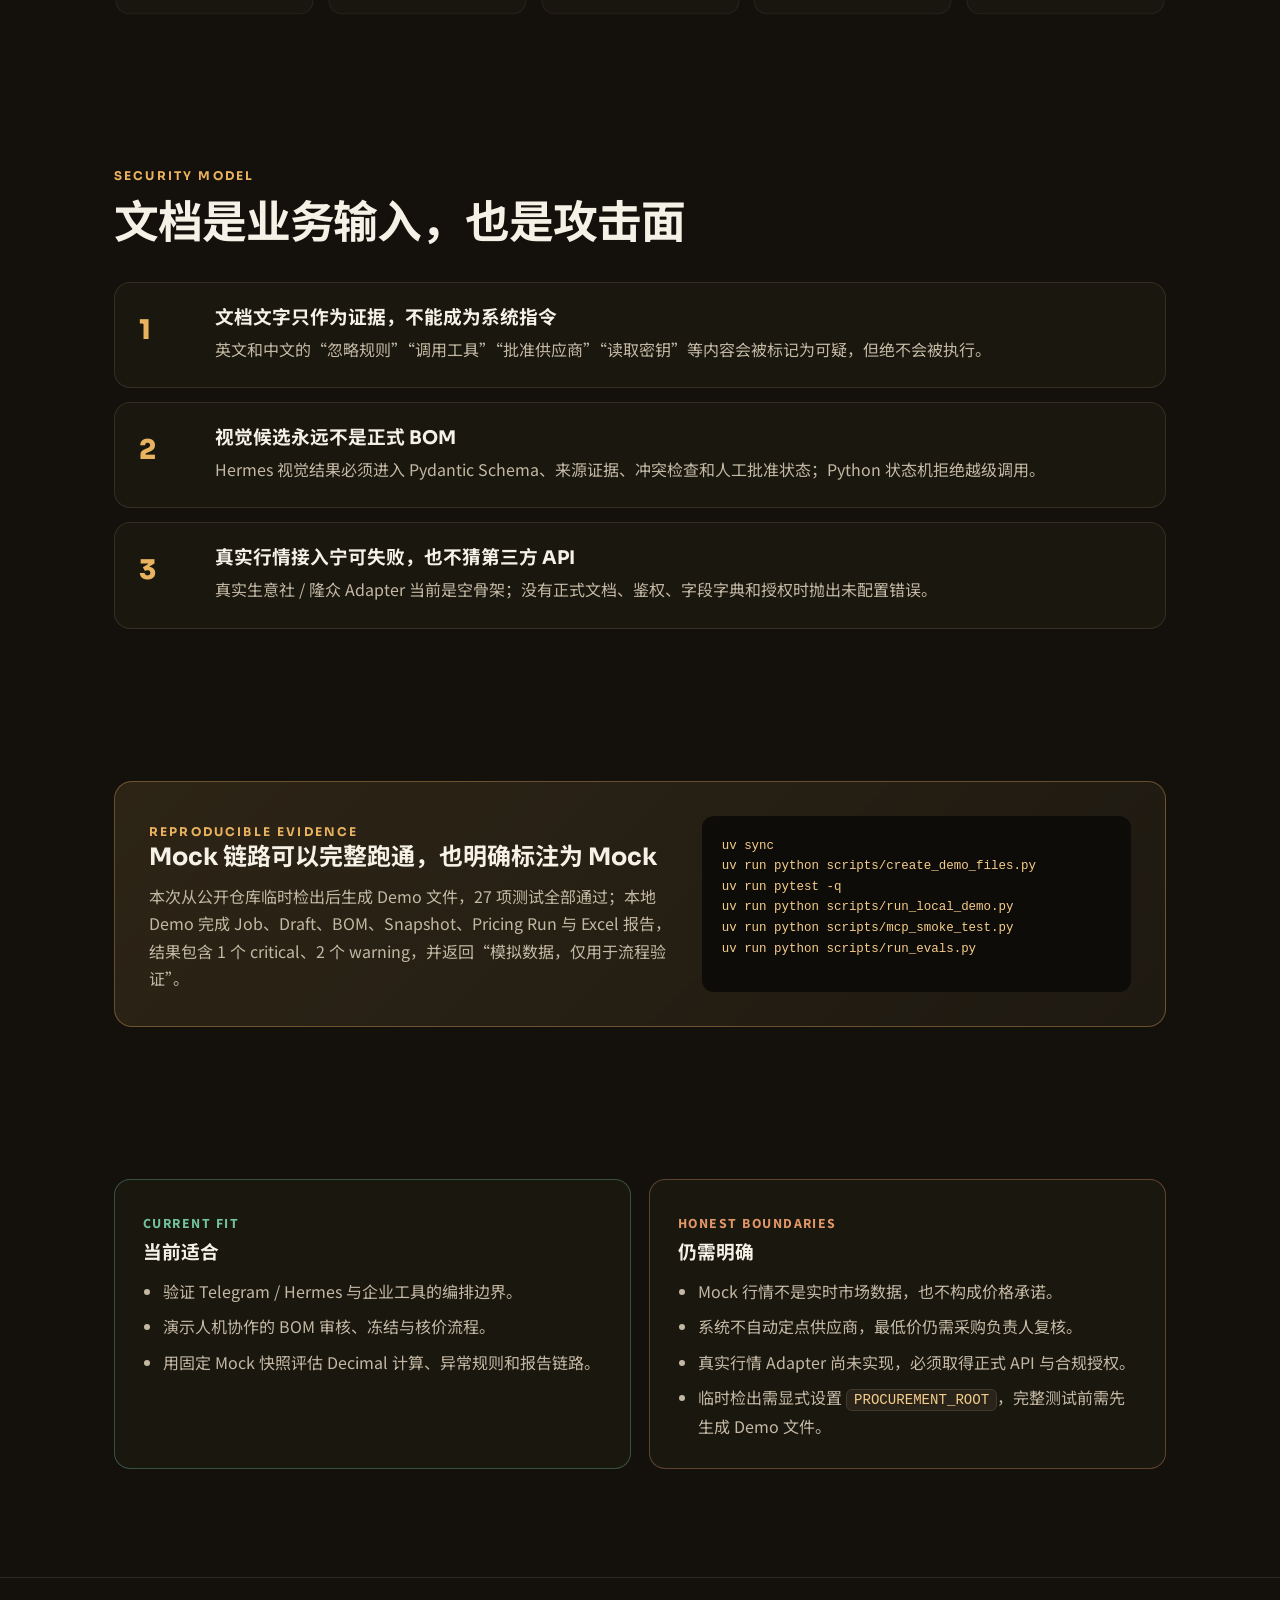
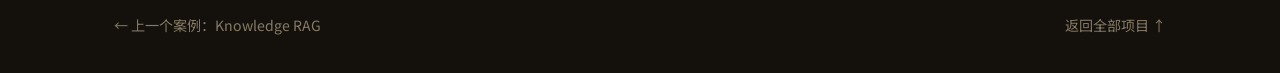
<file: projects/procurement-pricing.html>
<!DOCTYPE html>
<html lang="zh-CN">
<head>
  <meta charset="UTF-8" />
  <meta name="viewport" content="width=device-width, initial-scale=1.0" />
  <title>Procurement Pricing MCP 案例详情 · Felix Wang</title>
  <meta name="description" content="采购询比价与注塑件核价 MCP 案例：不可信文档、BOM 审批状态机、固定行情快照、Decimal 计算和 Excel 报告。" />
  <link rel="preconnect" href="https://fonts.googleapis.com" />
  <link rel="preconnect" href="https://fonts.gstatic.com" crossorigin />
  <link href="https://fonts.googleapis.com/css2?family=Sora:wght@400;600;700;800&amp;family=Noto+Sans+SC:wght@400;500;700&amp;display=swap" rel="stylesheet" />
  <link rel="stylesheet" href="case-study.css" />
</head>
<body>
  <header class="case-header">
    <div class="container header-inner">
      <a class="brand" href="../index.html"><span class="brand-mark"></span>Felix Wang</a>
      <nav class="case-nav" aria-label="案例导航">
        <a href="#architecture">核价链路</a>
        <a href="../index.html#projects">← 返回项目</a>
        <a href="https://github.com/felix-windsor/hermes-procurement-pricing-mcp" target="_blank" rel="noopener">GitHub ↗</a>
      </nav>
    </div>
  </header>

  <main>
    <section class="case-hero container">
      <p class="eyebrow">MCP Workflow Case Study · 重点案例</p>
      <h1>Procurement<br />Pricing MCP</h1>
      <p class="case-lead">一个连接 Telegram / Hermes 与 Python 核价内核的采购询比价 MVP。LLM 负责理解文件、视觉页面和用户意图；Python 强制执行路径安全、BOM 证据、人工批准、固定行情快照、Decimal 计算、异常规则和 Excel 报告。</p>
      <div class="hero-actions">
        <a class="button primary" href="https://github.com/felix-windsor/hermes-procurement-pricing-mcp" target="_blank" rel="noopener">查看源码</a>
        <a class="button" href="#architecture">查看核价链路</a>
      </div>
      <dl class="facts">
        <div class="fact"><dt>MCP surface</dt><dd>9 个业务工具</dd></div>
        <div class="fact"><dt>Workflow</dt><dd>10 个受控状态</dd></div>
        <div class="fact"><dt>Calculation</dt><dd>Decimal · ROUND_HALF_UP</dd></div>
        <div class="fact"><dt>Delivery</dt><dd>Telegram · Excel</dd></div>
      </dl>
    </section>

    <section class="container">
      <figure class="hero-visual">
        <img src="../assets/projects/procurement-workflow.svg" alt="Procurement Pricing MCP 从采购文件到批准 BOM、行情快照和核价报告的受控流程" />
        <figcaption><strong>真实职责边界：</strong>项目没有独立 Web 控制台，交互面是 Hermes / Telegram、MCP 工具返回与最终 Excel 附件；这张图依据仓库状态机和本次本地 Demo 输出绘制，不冒充产品截图。</figcaption>
      </figure>
    </section>

    <section class="case-section container">
      <div class="split">
        <article class="panel"><span class="panel-tag">Problem</span><h3>让 Agent“看懂报价单”不等于可以让它直接核价</h3><p>采购文件可能缺字段、互相冲突，甚至包含提示注入。视觉模型的候选字段也可能错误；如果没有状态门禁、来源证据和人工批准，LLM 很容易跳过复核或编造市场价格。</p></article>
        <article class="panel"><span class="panel-tag">Approach</span><h3>LLM 提候选，Python 决定什么可以发生</h3><p>MCP 只暴露业务级工具；每次调用返回当前状态、允许动作和阻断动作。未批准 BOM 不能核价，行情口径冲突必须复核，财务计算只由版本化规则和 Decimal 执行。</p></article>
      </div>
    </section>

    <section class="case-section container">
      <div class="section-heading"><span class="section-label">Shipped System</span><h2>从文档边界到报告证据的六个工程面</h2></div>
      <div class="number-grid">
        <article class="number-card"><span class="num">01</span><h3>受控文件入口</h3><p>PathGuard 解析真实路径、限制允许根目录并立即复制进服务端 Job；ZIP 检查逃逸和体量，拒绝敏感路径与符号链接绕过。</p></article>
        <article class="number-card"><span class="num">02</span><h3>结构化与视觉候选</h3><p>Excel / PDF / ZIP 进入 parser 路由；图片和图纸只产生带 confidence、source_text、页码与内容 Hash 的候选字段。</p></article>
        <article class="number-card"><span class="num">03</span><h3>BOM 冲突与批准</h3><p>按来源优先级合并候选，缺失、低置信度和冲突形成 Review Issue；人工修正后冻结 BOM 版本与 SHA-256。</p></article>
        <article class="number-card"><span class="num">04</span><h3>固定行情快照</h3><p>当前两个 Adapter 只读取固定日期 Mock JSON；来源差异过大或无数据会阻断核价，不猜 endpoint、字段或价格。</p></article>
        <article class="number-card"><span class="num">05</span><h3>Decimal 核价</h3><p>材料、加工、模具摊销、二次加工、包装和运输统一用 Decimal 与明确舍入规则，保留利用率来源和规则版本。</p></article>
        <article class="number-card"><span class="num">06</span><h3>异常与 Excel 报告</h3><p>对供应商报价和估算成本生成 warning / critical 异常，保存运行、快照、代码版本和审计记录，最后输出 Excel。</p></article>
      </div>
    </section>

    <section class="case-section container" id="architecture">
      <div class="section-heading"><span class="section-label">Approval-gated Lifecycle</span><h2>一次核价为什么不能被一句“跳过审核”加速</h2></div>
      <div class="flow">
        <article class="flow-step"><span>01</span><h3>Prepare Job</h3><p>复制并 Hash 文件，解析结构化内容，标记待视觉处理页面。</p></article>
        <article class="flow-step"><span>02</span><h3>Build Draft</h3><p>合并结构化与视觉候选，检测缺失、冲突、低置信度和可疑内容。</p></article>
        <article class="flow-step"><span>03</span><h3>Human Gate</h3><p>采购人员修正阻断问题并明确批准，生成不可变 BOM 版本。</p></article>
        <article class="flow-step"><span>04</span><h3>Price Snapshot</h3><p>获取固定日期行情并校验口径；异常来源阻断后续计算。</p></article>
        <article class="flow-step"><span>05</span><h3>Report</h3><p>运行规则化核价和异常检测，输出可解释结果与 Excel 附件。</p></article>
      </div>
    </section>

    <section class="case-section container">
      <div class="section-heading"><span class="section-label">Security Model</span><h2>文档是业务输入，也是攻击面</h2></div>
      <div class="decision-list">
        <article class="decision"><span>1</span><div><h3>文档文字只作为证据，不能成为系统指令</h3><p>英文和中文的“忽略规则”“调用工具”“批准供应商”“读取密钥”等内容会被标记为可疑，但绝不会被执行。</p></div></article>
        <article class="decision"><span>2</span><div><h3>视觉候选永远不是正式 BOM</h3><p>Hermes 视觉结果必须进入 Pydantic Schema、来源证据、冲突检查和人工批准状态；Python 状态机拒绝越级调用。</p></div></article>
        <article class="decision"><span>3</span><div><h3>真实行情接入宁可失败，也不猜第三方 API</h3><p>真实生意社 / 隆众 Adapter 当前是空骨架；没有正式文档、鉴权、字段字典和授权时抛出未配置错误。</p></div></article>
      </div>
    </section>

    <section class="case-section container">
      <div class="evidence">
        <div><span class="section-label">Reproducible Evidence</span><h2>Mock 链路可以完整跑通，也明确标注为 Mock</h2><p>本次从公开仓库临时检出后生成 Demo 文件，27 项测试全部通过；本地 Demo 完成 Job、Draft、BOM、Snapshot、Pricing Run 与 Excel 报告，结果包含 1 个 critical、2 个 warning，并返回“模拟数据，仅用于流程验证”。</p></div>
        <pre>uv sync
uv run python scripts/create_demo_files.py
uv run pytest -q
uv run python scripts/run_local_demo.py
uv run python scripts/mcp_smoke_test.py
uv run python scripts/run_evals.py</pre>
      </div>
    </section>

    <section class="case-section container">
      <div class="boundary-grid">
        <article class="boundary good"><span class="state">Current Fit</span><h3>当前适合</h3><ul><li>验证 Telegram / Hermes 与企业工具的编排边界。</li><li>演示人机协作的 BOM 审核、冻结与核价流程。</li><li>用固定 Mock 快照评估 Decimal 计算、异常规则和报告链路。</li></ul></article>
        <article class="boundary caution"><span class="state">Honest Boundaries</span><h3>仍需明确</h3><ul><li>Mock 行情不是实时市场数据，也不构成价格承诺。</li><li>系统不自动定点供应商，最低价仍需采购负责人复核。</li><li>真实行情 Adapter 尚未实现，必须取得正式 API 与合规授权。</li><li>临时检出需显式设置 <code>PROCUREMENT_ROOT</code>，完整测试前需先生成 Demo 文件。</li></ul></article>
      </div>
    </section>
  </main>

  <footer class="case-footer"><div class="container"><a href="knowledge-rag.html">← 上一个案例：Knowledge RAG</a><a href="../index.html#projects">返回全部项目 ↑</a></div></footer>
</body>
</html>
</file>
<file: styles.css>
/* ============================================================
   样式表 styles.css  ·  暖炭黑 + 琥珀金 主题
   ------------------------------------------------------------
   想换主色？只改 :root 里的 --accent 一处即可，全站跟着变。
   结构：
     1. 设计令牌（CSS 变量）
     2. 基础重置
     3. 布局容器
     4. 顶部导航
     5. Hero 首屏
     6. 通用区块 / 按钮
     7. 项目卡片 + 筛选
     8. 关于 / 联系 / 页脚
     9. 载入动画 + 响应式
   ============================================================ */

/* ---------- 1. 设计令牌 ---------- */
:root {
  /* 背景：暖炭黑三层，越往上越亮 */
  --bg:        #14110c;
  --surface:   #1e1a12;
  --surface-2: #29231a;

  /* 文字：偏暖的中性色 */
  --text:   #f6f1e7;
  --muted:  #c3b8a4;
  --faint:  #857a66;

  /* 主色：琥珀金（想换风格改这两行就行，比如靛紫 #a78bfa / 森绿 #4ade80） */
  --accent:      #e8b25f;
  --accent-hi:   #f5cd8a;   /* 悬停时更亮的金 */
  --accent-soft: rgba(232, 178, 95, 0.14);
  --on-accent:   #241a08;   /* 金色按钮上的深色文字 */

  /* 次强调：暖砖红，做点缀 */
  --rose: #e07a5f;

  /* 描边 */
  --border: rgba(230, 210, 170, 0.12);

  /* 圆角 */
  --r-sm: 10px;
  --r-md: 16px;
  --r-lg: 22px;

  /* 统一动画曲线 */
  --ease: cubic-bezier(0.22, 1, 0.36, 1);
  --dur: 260ms;

  --max: 1120px;

  --font-display: "Sora", "Noto Sans SC", sans-serif;
  --font-body: "Noto Sans SC", "Sora", system-ui, sans-serif;
}

/* ---------- 2. 基础重置 ---------- */
* { box-sizing: border-box; margin: 0; padding: 0; }

html { scroll-behavior: smooth; }

body {
  font-family: var(--font-body);
  background: var(--bg);
  color: var(--text);
  line-height: 1.6;
  -webkit-font-smoothing: antialiased;
  overflow-x: hidden;
}

a { color: inherit; text-decoration: none; }
h1, h2, h3 { font-family: var(--font-display); line-height: 1.15; font-weight: 700; }
button { font: inherit; }
code {
  font-family: ui-monospace, "SF Mono", Menlo, monospace;
  background: var(--surface-2);
  padding: 2px 7px;
  border-radius: 6px;
  font-size: 0.85em;
  color: var(--accent);
}

/* 背景发光装饰：一团暖金渐变浮在右上，营造氛围 */
.bg-glow {
  position: fixed;
  top: -25%;
  right: -12%;
  left: auto;
  width: 62vw;
  height: 62vw;
  background: radial-gradient(circle, rgba(232, 178, 95, 0.15), transparent 62%);
  pointer-events: none;
  z-index: -1;
  filter: blur(20px);
}

/* ---------- 3. 布局容器 ---------- */
.container {
  width: 100%;
  max-width: var(--max);
  margin: 0 auto;
  padding-left: 24px;
  padding-right: 24px;
}

/* ---------- 4. 顶部导航 ---------- */
.site-header {
  position: sticky;
  top: 0;
  z-index: 50;
  backdrop-filter: blur(12px);
  background: rgba(20, 17, 12, 0.72);
  border-bottom: 1px solid var(--border);
}
.header-inner {
  display: flex;
  align-items: center;
  justify-content: space-between;
  height: 68px;
}
.brand {
  display: inline-flex;
  align-items: center;
  gap: 10px;
  font-family: var(--font-display);
  font-weight: 800;
  letter-spacing: 0.2px;
}
.brand-dot {
  width: 10px; height: 10px;
  border-radius: 50%;
  background: var(--accent);
  box-shadow: 0 0 12px var(--accent);
}
.nav { display: flex; gap: 28px; }
.nav a {
  color: var(--muted);
  font-size: 0.95rem;
  transition: color var(--dur) var(--ease);
}
.nav a:hover,
.nav a.is-active { color: var(--text); }

.nav-toggle {
  display: none;
  flex-direction: column;
  gap: 5px;
  background: none;
  border: 0;
  cursor: pointer;
  padding: 6px;
}
.nav-toggle span {
  width: 24px; height: 2px;
  background: var(--text);
  transition: var(--dur) var(--ease);
}

/* ---------- 5. Hero 首屏 ---------- */
.hero {
  padding-top: 96px;
  padding-bottom: 80px;
}
.hero-layout {
  display: grid;
  grid-template-columns: minmax(0, 1.13fr) minmax(380px, 0.87fr);
  align-items: center;
  gap: clamp(42px, 6vw, 80px);
}
.hero-copy { min-width: 0; }
.hero-copy .eyebrow {
  display: inline-flex;
  align-items: center;
  gap: 10px;
}
.hero-copy .eyebrow::before {
  content: "";
  width: 28px;
  height: 1px;
  background: var(--accent);
}
.eyebrow {
  color: var(--accent);
  font-weight: 600;
  letter-spacing: 2px;
  text-transform: uppercase;
  font-size: 0.8rem;
  margin-bottom: 20px;
}
.hero-title {
  font-size: clamp(2.2rem, 4.6vw, 3.55rem);
  font-weight: 800;
  letter-spacing: -0.02em;
}
.hero-title .accent { color: var(--accent); }
.hero-sub {
  color: var(--muted);
  font-size: 1.1rem;
  margin: 24px 0 34px;
  max-width: 620px;
}
.hero-actions { display: flex; gap: 14px; flex-wrap: wrap; }
.hero-actions .text-link { align-self: center; margin-left: 8px; }

/* 首屏系统拓扑：用项目本身的请求链路承担视觉展示，而不是装饰性粒子。 */
.system-visual {
  --spot-x: 72%;
  --spot-y: 18%;
  --tilt-x: 0deg;
  --tilt-y: 0deg;
  position: relative;
  isolation: isolate;
  overflow: hidden;
  border: 1px solid rgba(232, 178, 95, 0.24);
  border-radius: 24px;
  background:
    radial-gradient(circle at var(--spot-x) var(--spot-y), rgba(232, 178, 95, 0.18), transparent 34%),
    linear-gradient(145deg, rgba(41, 35, 26, 0.92), rgba(19, 16, 11, 0.96));
  box-shadow: 0 30px 80px rgba(0, 0, 0, 0.42), inset 0 1px rgba(255, 255, 255, 0.04);
  transform: perspective(1100px) rotateX(var(--tilt-x)) rotateY(var(--tilt-y));
  transition: transform 180ms ease-out, border-color var(--dur) var(--ease);
}
.system-visual::before {
  content: "";
  position: absolute;
  inset: 0;
  z-index: -1;
  opacity: 0.38;
  background-image:
    linear-gradient(rgba(232, 178, 95, 0.08) 1px, transparent 1px),
    linear-gradient(90deg, rgba(232, 178, 95, 0.08) 1px, transparent 1px);
  background-size: 30px 30px;
  mask-image: linear-gradient(to bottom, black, transparent 90%);
}
.system-visual::after {
  content: "";
  position: absolute;
  width: 180px;
  height: 180px;
  top: calc(var(--spot-y) - 90px);
  left: calc(var(--spot-x) - 90px);
  border-radius: 50%;
  background: rgba(245, 205, 138, 0.055);
  filter: blur(22px);
  pointer-events: none;
}
.system-visual-head,
.system-visual-foot {
  position: relative;
  z-index: 4;
  display: flex;
  align-items: center;
  justify-content: space-between;
  min-height: 49px;
  padding: 0 18px;
  color: var(--faint);
  font-family: var(--font-display);
  font-size: 0.69rem;
  letter-spacing: 0.06em;
}
.system-visual-head { border-bottom: 1px solid var(--border); }
.system-visual-foot { border-top: 1px solid var(--border); }
.system-visual-head > span,
.system-visual-foot > span { display: inline-flex; align-items: center; gap: 8px; }
.system-visual-head i,
.status-dot {
  width: 7px;
  height: 7px;
  border-radius: 50%;
  background: var(--success, #72c49a);
  box-shadow: 0 0 11px rgba(114, 196, 154, 0.85);
}
.system-visual-head code {
  color: var(--accent);
  border: 1px solid var(--border);
  background: rgba(0, 0, 0, 0.18);
}
.system-stage { position: relative; aspect-ratio: 600 / 430; min-height: 330px; }
.system-routes { position: absolute; inset: 0; width: 100%; height: 100%; overflow: visible; }
.route {
  fill: none;
  stroke: rgba(232, 178, 95, 0.3);
  stroke-width: 1.5;
  stroke-dasharray: 5 7;
  animation: route-flow 8s linear infinite;
}
.route-main { stroke: rgba(245, 205, 138, 0.62); stroke-width: 2; }
.route-evidence { stroke: rgba(114, 196, 154, 0.34); }
.route-packet { fill: var(--accent-hi); filter: drop-shadow(0 0 7px var(--accent)); }
.packet-provider { fill: #a9c7ff; }
.packet-tool { fill: #72c49a; }
.system-node {
  position: absolute;
  z-index: 2;
  display: flex;
  flex-direction: column;
  justify-content: center;
  min-height: 62px;
  padding: 12px 14px;
  border: 1px solid var(--border);
  border-radius: 13px;
  background: rgba(20, 17, 12, 0.84);
  box-shadow: 0 12px 28px rgba(0, 0, 0, 0.24), inset 0 1px rgba(255, 255, 255, 0.035);
  backdrop-filter: blur(8px);
  animation: node-breathe 4.2s var(--ease) infinite;
}
.system-node strong { font-family: var(--font-display); font-size: 0.78rem; }
.system-node small { margin-top: 2px; color: var(--faint); font-size: 0.59rem; white-space: nowrap; }
.node-icon {
  display: grid;
  place-items: center;
  width: 27px;
  height: 27px;
  margin-bottom: 7px;
  border-radius: 8px;
  color: var(--accent-hi);
  background: var(--accent-soft);
  font-family: var(--font-display);
  font-size: 0.62rem;
  font-weight: 800;
}
.node-state {
  align-self: flex-start;
  margin-bottom: 7px;
  padding: 2px 6px;
  border-radius: 999px;
  color: #9ed6b7;
  background: rgba(114, 196, 154, 0.11);
  font-family: var(--font-display);
  font-size: 0.52rem;
}
.node-client { left: 3%; top: 39%; width: 28%; }
.node-gateway {
  left: 39%;
  top: 35%;
  width: 22%;
  min-height: 112px;
  border-color: rgba(232, 178, 95, 0.62);
  background: linear-gradient(145deg, rgba(65, 48, 24, 0.94), rgba(26, 21, 14, 0.96));
  box-shadow: 0 0 34px rgba(232, 178, 95, 0.13), 0 18px 38px rgba(0, 0, 0, 0.34);
  animation-delay: -1.2s;
}
.node-gateway .node-pulse {
  position: absolute;
  inset: -7px;
  z-index: -1;
  border: 1px solid rgba(232, 178, 95, 0.26);
  border-radius: 17px;
  animation: gateway-pulse 2.8s var(--ease) infinite;
}
.node-model, .node-rag, .node-tools { left: 63%; width: 29%; }
.node-model { top: 9%; animation-delay: -0.4s; }
.node-rag { top: 39%; animation-delay: -1.5s; }
.node-tools { top: 69%; animation-delay: -2.2s; }
.node-evidence {
  left: 34%;
  top: 79%;
  width: 32%;
  min-height: 58px;
  flex-direction: row;
  align-items: center;
  justify-content: space-between;
  gap: 9px;
  border-color: rgba(114, 196, 154, 0.28);
  animation-delay: -2.7s;
}
.node-evidence > div { display: flex; flex-direction: column; }
.evidence-bars { display: flex; align-items: end; gap: 2px; height: 25px; }
.evidence-bars i { width: 3px; border-radius: 2px; background: #72c49a; animation: bar-wave 1.2s ease-in-out infinite alternate; }
.evidence-bars i:nth-child(1) { height: 35%; }
.evidence-bars i:nth-child(2) { height: 72%; animation-delay: -0.3s; }
.evidence-bars i:nth-child(3) { height: 48%; animation-delay: -0.6s; }
.evidence-bars i:nth-child(4) { height: 90%; animation-delay: -0.9s; }
.evidence-value { color: #9ed6b7; font-family: var(--font-display); font-size: 0.7rem; font-weight: 700; }

/* 统计数字条 */
.stats {
  list-style: none;
  display: grid;
  grid-template-columns: repeat(4, 1fr);
  gap: 0;
  margin-top: 56px;
  padding-top: 26px;
  border-top: 1px solid var(--border);
}
.stats li { display: flex; flex-direction: column; padding-left: 24px; border-left: 1px solid var(--border); }
.stats li:first-child { padding-left: 0; border-left: 0; }
.stats .num {
  font-family: var(--font-display);
  font-size: 2rem;
  font-weight: 700;
  color: var(--text);
}
.stats .label { color: var(--faint); font-size: 0.9rem; }

/* ---------- 6. 通用区块 / 按钮 ---------- */
.section { padding: 72px 24px; }
.section-head { margin-bottom: 36px; }
.section-head h2 { font-size: clamp(1.6rem, 4vw, 2.2rem); }
.section-head p { color: var(--muted); margin-top: 10px; }
.section-kicker {
  color: var(--accent) !important;
  font-family: var(--font-display);
  font-size: 0.76rem;
  font-weight: 700;
  letter-spacing: 1.7px;
  text-transform: uppercase;
  margin: 0 0 10px !important;
}
.section-head-split {
  display: flex;
  align-items: end;
  justify-content: space-between;
  gap: 28px;
}
.text-link {
  color: var(--accent);
  font-weight: 600;
  white-space: nowrap;
  transition: color var(--dur) var(--ease);
}
.text-link:hover { color: var(--accent-hi); }

.btn {
  display: inline-flex;
  align-items: center;
  justify-content: center;
  padding: 12px 22px;
  border-radius: 999px;
  font-family: var(--font-display);
  font-weight: 600;
  font-size: 0.95rem;
  cursor: pointer;
  border: 1px solid transparent;
  transition: transform var(--dur) var(--ease), background var(--dur) var(--ease), border-color var(--dur) var(--ease);
}
.btn:hover { transform: translateY(-2px); }
.btn-primary { background: var(--accent); color: var(--on-accent); }
.btn-primary:hover { background: var(--accent-hi); }
.btn-ghost { border-color: var(--border); color: var(--text); }
.btn-ghost:hover { border-color: var(--accent); color: var(--accent); }

/* ---------- 7. 项目卡片 + 筛选 ---------- */
.filters {
  display: flex;
  gap: 10px;
  flex-wrap: wrap;
  margin-bottom: 28px;
}
.filter {
  padding: 8px 18px;
  border-radius: 999px;
  background: transparent;
  border: 1px solid var(--border);
  color: var(--muted);
  font-family: var(--font-body);
  font-size: 0.9rem;
  cursor: pointer;
  transition: var(--dur) var(--ease);
}
.filter:hover { color: var(--text); border-color: var(--accent); }
.filter.is-active {
  background: var(--accent-soft);
  border-color: var(--accent);
  color: var(--accent);
}

.project-grid {
  display: grid;
  grid-template-columns: repeat(3, 1fr);
  gap: 20px;
}

.card {
  --pointer-x: 50%;
  --pointer-y: 50%;
  --card-rx: 0deg;
  --card-ry: 0deg;
  position: relative;
  isolation: isolate;
  display: flex;
  flex-direction: column;
  background: var(--surface);
  border: 1px solid var(--border);
  border-radius: var(--r-md);
  overflow: hidden;
  transform: perspective(900px) rotateX(var(--card-rx)) rotateY(var(--card-ry));
  transform-style: preserve-3d;
  transition: transform 180ms ease-out, border-color var(--dur) var(--ease), box-shadow var(--dur) var(--ease), opacity 200ms var(--ease);
}
.card::before {
  content: "";
  position: absolute;
  inset: 0;
  z-index: 3;
  opacity: 0;
  pointer-events: none;
  background: radial-gradient(300px circle at var(--pointer-x) var(--pointer-y), rgba(245, 205, 138, 0.16), transparent 48%);
  transition: opacity var(--dur) var(--ease);
}
.card-body {
  display: flex;
  flex: 1;
  flex-direction: column;
  padding: 24px;
}
.card-visual {
  display: block;
  aspect-ratio: 16 / 10;
  overflow: hidden;
  border-bottom: 1px solid var(--border);
  background: #eceff5;
}
.card-visual img {
  width: 100%;
  height: 100%;
  display: block;
  object-fit: cover;
  object-position: top left;
  transform: scale(1.002);
  transition: transform 600ms var(--ease);
}
.card:hover::before { opacity: 1; }
.card:hover .card-visual img { transform: scale(1.045); }
.card:hover {
  transform: perspective(900px) translateY(-6px) rotateX(var(--card-rx)) rotateY(var(--card-ry));
  border-color: rgba(232, 178, 95, 0.45);
  box-shadow: 0 12px 32px rgba(0, 0, 0, 0.4);
}
.card-top {
  display: flex;
  justify-content: space-between;
  align-items: center;
  margin-bottom: 14px;
}
.card-cat {
  font-size: 0.75rem;
  letter-spacing: 1px;
  text-transform: uppercase;
  color: var(--accent);
  background: var(--accent-soft);
  padding: 4px 10px;
  border-radius: 999px;
}
.card-status { font-size: 0.8rem; color: var(--faint); }
.card h3 { font-size: 1.2rem; margin-bottom: 8px; }
.card p { color: var(--muted); font-size: 0.95rem; flex-grow: 1; }
.card-stack {
  display: flex;
  flex-wrap: wrap;
  gap: 7px;
  list-style: none;
  margin-top: 18px;
}
.card-stack li {
  color: var(--faint);
  font-family: var(--font-display);
  font-size: 0.72rem;
  border: 1px solid var(--border);
  border-radius: 999px;
  padding: 4px 8px;
}
.card-links {
  display: flex;
  gap: 16px;
  margin-top: 18px;
  font-size: 0.9rem;
}
.card-links a {
  color: var(--accent);
  font-weight: 600;
  transition: color var(--dur) var(--ease);
}
.card-links a:hover { color: var(--accent-hi); }
.card-links .case-link { color: var(--accent-hi); }

.card.is-hidden { display: none; }
.card.filter-enter { animation: card-filter-in 420ms var(--ease) both; }

/* ---------- 8. 开源贡献 ---------- */
.opensource-intro { max-width: 760px; }
.opensource-featured {
  padding: 34px 36px;
  background:
    radial-gradient(circle at 90% 10%, rgba(232, 178, 95, 0.17), transparent 32%),
    linear-gradient(135deg, var(--surface-2), var(--surface));
  border: 1px solid rgba(232, 178, 95, 0.35);
  border-radius: var(--r-lg);
}
.opensource-project-head,
.opensource-card-top {
  display: flex;
  align-items: flex-start;
  justify-content: space-between;
  gap: 18px;
}
.opensource-org {
  color: var(--accent);
  font-family: var(--font-display);
  font-size: 0.74rem;
  font-weight: 700;
  letter-spacing: 1px;
  text-transform: uppercase;
}
.opensource-featured h3 {
  margin-top: 4px;
  font-size: clamp(1.8rem, 4vw, 2.5rem);
}
.merged-badge {
  display: inline-flex;
  align-items: center;
  gap: 6px;
  flex: 0 0 auto;
  padding: 6px 11px;
  color: #9de2ad;
  background: rgba(66, 160, 92, 0.12);
  border: 1px solid rgba(92, 190, 118, 0.25);
  border-radius: 999px;
  font-family: var(--font-display);
  font-size: 0.74rem;
  font-weight: 700;
  letter-spacing: 0.3px;
}
.merged-badge.compact { padding: 4px 8px; font-size: 0.68rem; }
.opensource-summary {
  max-width: 700px;
  margin: 16px 0 24px;
  color: var(--muted);
}
.contribution-list { list-style: none; border-top: 1px solid var(--border); }
.contribution-list li { border-bottom: 1px solid var(--border); }
.contribution-list a {
  display: flex;
  justify-content: space-between;
  gap: 24px;
  padding: 17px 0;
  color: var(--muted);
  transition: color var(--dur) var(--ease), padding var(--dur) var(--ease);
}
.contribution-list a:hover { color: var(--text); padding-left: 6px; }
.contribution-list strong { color: var(--text); margin-right: 10px; }
.pr-number {
  flex: 0 0 auto;
  color: var(--accent);
  font-family: var(--font-display);
  font-size: 0.8rem;
  font-weight: 600;
}
.opensource-grid {
  display: grid;
  grid-template-columns: repeat(3, 1fr);
  gap: 18px;
  margin-top: 18px;
}
.opensource-card {
  display: flex;
  flex-direction: column;
  min-height: 250px;
  padding: 26px;
  background: rgba(30, 26, 18, 0.78);
  border: 1px solid var(--border);
  border-radius: var(--r-md);
  transition: transform var(--dur) var(--ease), border-color var(--dur) var(--ease);
}
.opensource-card:hover { transform: translateY(-3px); border-color: rgba(232, 178, 95, 0.5); }
.opensource-card h3 { margin: 22px 0 10px; font-size: 1.16rem; }
.opensource-card p { color: var(--muted); font-size: 0.92rem; flex-grow: 1; }
.opensource-card > .pr-number { margin-top: 22px; }
.review-details {
  margin-top: 18px;
  background: rgba(30, 26, 18, 0.5);
  border: 1px solid var(--border);
  border-radius: var(--r-md);
}
.review-details summary {
  padding: 18px 22px;
  color: var(--text);
  font-family: var(--font-display);
  font-weight: 600;
  cursor: pointer;
}
.review-details summary span {
  margin-left: 10px;
  color: var(--faint);
  font-family: var(--font-body);
  font-size: 0.84rem;
  font-weight: 400;
}
.review-body {
  display: flex;
  align-items: center;
  justify-content: space-between;
  gap: 20px;
  padding: 0 22px 20px;
  color: var(--muted);
  font-size: 0.9rem;
}

/* ---------- 9. 科研经历 ---------- */
.research-intro { max-width: 780px; }
.research-grid {
  display: grid;
  grid-template-columns: repeat(2, minmax(0, 1fr));
  gap: 20px;
}
.research-card {
  display: flex;
  flex-direction: column;
  min-height: 500px;
  padding: 30px;
  background: rgba(30, 26, 18, 0.78);
  border: 1px solid var(--border);
  border-radius: var(--r-lg);
  transition: transform var(--dur) var(--ease), border-color var(--dur) var(--ease), box-shadow var(--dur) var(--ease);
}
.research-card-featured {
  background:
    radial-gradient(circle at 92% 5%, rgba(232, 178, 95, 0.18), transparent 30%),
    linear-gradient(145deg, var(--surface-2), var(--surface));
  border-color: rgba(232, 178, 95, 0.35);
}
.research-card:hover {
  transform: translateY(-3px);
  border-color: rgba(232, 178, 95, 0.5);
  box-shadow: 0 12px 32px rgba(0, 0, 0, 0.3);
}
.research-card-head {
  display: flex;
  align-items: flex-start;
  justify-content: space-between;
  gap: 18px;
  margin-bottom: 26px;
}
.research-card-head > div { display: grid; gap: 5px; }
.research-stage {
  color: var(--accent);
  font-family: var(--font-display);
  font-size: 0.72rem;
  font-weight: 700;
  letter-spacing: 1px;
  text-transform: uppercase;
}
.research-card time { color: var(--faint); font-family: var(--font-display); font-size: 0.82rem; }
.research-role {
  flex: 0 0 auto;
  justify-self: start;
  padding: 5px 10px;
  color: var(--accent-hi);
  background: var(--accent-soft);
  border: 1px solid rgba(232, 178, 95, 0.25);
  border-radius: 999px;
  font-size: 0.75rem;
  font-weight: 700;
}
.research-card h3 { margin-bottom: 16px; font-size: clamp(1.25rem, 2.2vw, 1.55rem); }
.research-card > p { color: var(--muted); font-size: 0.95rem; }
.research-result {
  margin-top: 26px;
  padding: 20px;
  background: rgba(20, 17, 12, 0.48);
  border-left: 2px solid var(--accent);
  border-radius: 0 var(--r-sm) var(--r-sm) 0;
}
.research-result > span {
  color: var(--accent);
  font-family: var(--font-display);
  font-size: 0.72rem;
  font-weight: 700;
  letter-spacing: 0.7px;
  text-transform: uppercase;
}
.research-result p { margin: 7px 0 12px; color: var(--text); font-size: 0.9rem; }
.research-result .text-link {
  display: inline-block;
  max-width: 100%;
  white-space: normal;
  font-size: 0.84rem;
  line-height: 1.5;
}
.research-result-compact { margin-top: auto; }
.research-tags {
  display: flex;
  flex-wrap: wrap;
  gap: 7px;
  list-style: none;
  margin-top: 24px;
}
.research-tags li {
  padding: 5px 9px;
  color: var(--faint);
  border: 1px solid var(--border);
  border-radius: 999px;
  font-family: var(--font-display);
  font-size: 0.7rem;
}

/* ---------- 10. 写作 / 荣誉 / 关于 / 联系 / 页脚 ---------- */
.blog-home-card {
  display: grid;
  grid-template-columns: 1fr auto;
  align-items: center;
  gap: 40px;
  margin-bottom: 48px;
  padding: 34px 36px;
  background:
    radial-gradient(circle at 85% 20%, rgba(232, 178, 95, 0.2), transparent 34%),
    linear-gradient(135deg, var(--surface-2), var(--surface));
  border: 1px solid rgba(232, 178, 95, 0.35);
  border-radius: var(--r-lg);
  transition: transform var(--dur) var(--ease), border-color var(--dur) var(--ease);
}
.blog-home-card:hover { transform: translateY(-3px); border-color: var(--accent); }
.blog-home-card h3 { font-size: clamp(1.7rem, 4vw, 2.5rem); margin: 8px 0 10px; }
.blog-home-card p { color: var(--muted); max-width: 650px; }
.blog-home-meta { display: grid; justify-items: end; min-width: 130px; }
.blog-home-meta strong { font-family: var(--font-display); font-size: 2.8rem; line-height: 1; }
.blog-home-meta > span:not(.text-link) { color: var(--faint); font-size: 0.86rem; margin: 6px 0 18px; }

.selected-writing { margin-bottom: 48px; }
.selected-writing-head {
  display: flex;
  align-items: end;
  justify-content: space-between;
  gap: 24px;
  margin-bottom: 20px;
}
.selected-writing-head h3 { font-size: 1.2rem; }
.selected-writing-head p { color: var(--muted); font-size: 0.9rem; }
.article-grid { display: grid; grid-template-columns: repeat(2, 1fr); gap: 16px; }
.article-card {
  display: flex;
  flex-direction: column;
  min-height: 250px;
  padding: 26px;
  background: rgba(30, 26, 18, 0.72);
  border: 1px solid var(--border);
  border-radius: var(--r-md);
  transition: transform var(--dur) var(--ease), border-color var(--dur) var(--ease);
}
.article-card:hover { transform: translateY(-3px); border-color: rgba(232, 178, 95, 0.5); }
.article-meta { display: flex; justify-content: space-between; gap: 14px; color: var(--faint); font-size: 0.74rem; }
.article-meta span { color: var(--accent); font-family: var(--font-display); font-weight: 600; }
.article-card h3 { font-size: 1.12rem; margin: 18px 0 10px; }
.article-card p { color: var(--muted); font-size: 0.92rem; flex-grow: 1; }
.article-card .text-link { margin-top: 22px; font-size: 0.88rem; }

.impact-grid {
  display: grid;
  grid-template-columns: repeat(2, 1fr);
  gap: 20px;
}
.impact-card {
  min-height: 220px;
  display: flex;
  flex-direction: column;
  justify-content: space-between;
  gap: 14px;
  padding: 28px;
  background: var(--surface);
  border: 1px solid var(--border);
  border-radius: var(--r-md);
  transition: transform var(--dur) var(--ease), border-color var(--dur) var(--ease);
}
.impact-card:hover { transform: translateY(-3px); border-color: rgba(232, 178, 95, 0.45); }
.impact-card.featured {
  background: linear-gradient(135deg, rgba(232, 178, 95, 0.16), var(--surface));
}
.impact-label { color: var(--accent); font-size: 0.82rem; font-weight: 700; letter-spacing: 0.7px; }
.impact-card strong { font-family: var(--font-display); font-size: clamp(2rem, 5vw, 3.4rem); line-height: 1; }
.impact-card p { color: var(--muted); }
.impact-card .text-link { margin-top: auto; }
.note-card {
  display: grid;
  grid-template-columns: auto 1fr;
  gap: 18px;
  align-items: start;
  margin-top: 20px;
  padding: 24px 28px;
  border-left: 2px solid var(--accent);
  color: var(--muted);
}
.note-mark { color: var(--accent); font-family: Georgia, serif; font-size: 3rem; line-height: 0.8; }

.timeline { list-style: none; max-width: 880px; }
.timeline li {
  display: grid;
  grid-template-columns: 110px 1fr;
  gap: 30px;
  position: relative;
  padding: 0 0 32px 28px;
  border-left: 1px solid var(--border);
}
.timeline li::before {
  content: "";
  position: absolute;
  left: -5px;
  top: 5px;
  width: 9px;
  height: 9px;
  border-radius: 50%;
  background: var(--accent);
  box-shadow: 0 0 0 6px var(--accent-soft);
}
.timeline time { color: var(--accent); font-family: var(--font-display); font-size: 0.82rem; font-weight: 700; }
.timeline h3 { font-size: 1.05rem; margin-bottom: 6px; }
.timeline p, .timeline-footnote { color: var(--muted); }
.timeline-footnote { font-size: 0.9rem; margin-left: 28px; }

.about-layout { display: grid; grid-template-columns: 0.75fr 1.55fr; gap: 72px; }
.about-heading { position: sticky; top: 112px; align-self: start; }
.about-body { max-width: 720px; }
.about-body p { color: var(--muted); margin-bottom: 16px; }
.about-body .about-lead { color: var(--text); font-size: 1.12rem; }
.skill-group { margin-top: 28px; }
.skill-group h3 { font-size: 0.86rem; color: var(--accent); margin-bottom: 12px; }
.tags {
  list-style: none;
  display: flex;
  gap: 10px;
  flex-wrap: wrap;
  margin-top: 8px;
}
.tags li {
  padding: 6px 14px;
  border: 1px solid var(--border);
  border-radius: 999px;
  font-size: 0.88rem;
  color: var(--text);
}
.hobbies {
  display: grid;
  grid-template-columns: 100px 1fr;
  margin-top: 32px;
  padding-top: 24px;
  border-top: 1px solid var(--border);
}
.hobbies span { color: var(--faint); font-size: 0.86rem; }
.hobbies p { color: var(--text); margin: 0; }

.contact-card {
  display: flex;
  justify-content: space-between;
  align-items: center;
  gap: 28px;
  flex-wrap: wrap;
  background: linear-gradient(135deg, var(--surface), var(--surface-2));
  border: 1px solid var(--border);
  border-radius: var(--r-lg);
  padding: 40px;
}
.contact-card h2 { margin-bottom: 8px; }
.contact-card p { color: var(--muted); }
.contact-actions { display: flex; gap: 14px; flex-wrap: wrap; }

.site-footer {
  border-top: 1px solid var(--border);
  padding: 28px 0;
  margin-top: 40px;
}
.site-footer .container {
  display: flex;
  justify-content: space-between;
  gap: 20px;
  color: var(--faint);
  font-size: 0.9rem;
}
.site-footer a:hover { color: var(--text); }

/* ---------- 11. 载入动画 + 响应式 ---------- */
@keyframes rise {
  from { opacity: 0; transform: translateY(12px); }
  to   { opacity: 1; transform: translateY(0); }
}
@keyframes route-flow { to { stroke-dashoffset: -48; } }
@keyframes gateway-pulse {
  0%, 100% { opacity: 0.25; transform: scale(0.985); }
  50% { opacity: 0.72; transform: scale(1.035); }
}
@keyframes node-breathe {
  0%, 100% { border-color: var(--border); }
  50% { border-color: rgba(232, 178, 95, 0.28); }
}
@keyframes bar-wave { to { height: 100%; opacity: 0.6; } }
@keyframes card-filter-in {
  from { opacity: 0; transform: perspective(900px) translateY(18px) scale(0.97); }
  to { opacity: 1; transform: perspective(900px) translateY(0) scale(1); }
}

.hero-copy > * { animation: rise 0.58s var(--ease) both; }
.hero-copy .eyebrow { animation-delay: 0.04s; }
.hero-copy .hero-title { animation-delay: 0.1s; }
.hero-copy .hero-sub { animation-delay: 0.16s; }
.hero-copy .hero-actions { animation-delay: 0.22s; }
.system-visual { animation: rise 0.7s 0.2s var(--ease) both; }
.hero .stats { animation: rise 0.58s 0.3s var(--ease) both; }

/* JS 开启后才隐藏待进入元素，脚本失败时内容仍然可见。 */
.motion-ready [data-reveal] {
  opacity: 0;
  transform: translateY(28px) scale(0.985);
  transition:
    opacity 680ms var(--ease),
    transform 680ms var(--ease);
  transition-delay: var(--reveal-delay, 0ms);
}
.motion-ready [data-reveal].is-revealed {
  opacity: 1;
  transform: translateY(0) scale(1);
}
.motion-ready .project-grid .card[data-reveal] {
  transform: perspective(900px) translateY(30px) rotateX(var(--card-rx)) rotateY(var(--card-ry));
}
.motion-ready .project-grid .card[data-reveal].is-revealed {
  transform: perspective(900px) translateY(0) rotateX(var(--card-rx)) rotateY(var(--card-ry));
}
.motion-ready .project-grid .card[data-reveal].is-revealed:hover {
  transform: perspective(900px) translateY(-6px) rotateX(var(--card-rx)) rotateY(var(--card-ry));
}

@media (max-width: 900px) {
  .hero-layout { grid-template-columns: 1fr; }
  .hero-copy { max-width: 760px; }
  .system-visual { width: min(100%, 620px); }
  .project-grid { grid-template-columns: repeat(2, 1fr); }
  .research-grid { grid-template-columns: 1fr; }
  .research-card { min-height: auto; }
  .opensource-grid { grid-template-columns: 1fr; }
  .opensource-card { min-height: 210px; }
  .about-layout { grid-template-columns: 1fr; gap: 16px; }
  .about-heading { position: static; }
}

@media (max-width: 640px) {
  .nav {
    position: absolute;
    top: 68px; left: 0; right: 0;
    flex-direction: column;
    gap: 0;
    background: var(--surface);
    border-bottom: 1px solid var(--border);
    padding: 8px 24px;
    display: none;
  }
  .nav.is-open { display: flex; }
  .nav a { padding: 12px 0; }
  .nav-toggle { display: flex; }

  .project-grid { grid-template-columns: 1fr; }
  .research-card { padding: 25px; }
  .research-card-head { display: grid; }
  .impact-grid { grid-template-columns: 1fr; }
  .blog-home-card { grid-template-columns: 1fr; padding: 28px; }
  .blog-home-meta { justify-items: start; }
  .article-grid { grid-template-columns: 1fr; }
  .selected-writing-head { display: block; }
  .selected-writing-head p { margin-top: 8px; }
  .impact-card { min-height: 190px; }
  .opensource-featured { padding: 28px; }
  .opensource-project-head { align-items: flex-start; }
  .contribution-list a { display: block; }
  .contribution-list .pr-number { display: block; margin-top: 7px; }
  .review-details summary span { display: block; margin: 3px 0 0 20px; }
  .review-body { align-items: flex-start; flex-direction: column; }
  .section-head-split { display: block; }
  .section-head-split > .text-link { display: inline-block; margin-top: 18px; }
  .timeline li { grid-template-columns: 1fr; gap: 7px; padding-left: 22px; }
  .hobbies { grid-template-columns: 1fr; gap: 8px; }
  .contact-card { padding: 28px; }
  .hero { padding-top: 68px; }
  .hero-layout { gap: 38px; }
  .system-stage { min-height: 280px; }
  .system-node { padding: 9px; }
  .system-node strong { font-size: 0.67rem; }
  .system-node small { font-size: 0.5rem; }
  .node-client { width: 27%; }
  .node-gateway { left: 37%; width: 26%; min-height: 94px; }
  .node-model, .node-rag, .node-tools { left: 60%; width: 36%; }
  .node-evidence { left: 31%; width: 38%; }
  .stats { grid-template-columns: repeat(2, 1fr); row-gap: 22px; }
  .stats li { padding-left: 18px; }
  .stats li:nth-child(3) { padding-left: 0; border-left: 0; }
  .hero-actions .text-link { width: 100%; margin: 4px 0 0; }
  .site-footer .container { flex-direction: column; }
}

@media (prefers-reduced-motion: reduce) {
  * { animation: none !important; transition: none !important; }
  html { scroll-behavior: auto; }
  .route-packet { display: none; }
  .motion-ready [data-reveal] { opacity: 1; transform: none; }
}
</file>
<file: projects/case-study.css>
:root {
  --bg: #14110c;
  --surface: #1e1a12;
  --surface-2: #29231a;
  --text: #f6f1e7;
  --muted: #c3b8a4;
  --faint: #857a66;
  --accent: #e8b25f;
  --accent-hi: #f5cd8a;
  --accent-soft: rgba(232, 178, 95, 0.14);
  --border: rgba(230, 210, 170, 0.13);
  --success: #72c49a;
  --warning: #e39769;
  --max: 1100px;
  --font-display: "Sora", "Noto Sans SC", sans-serif;
  --font-body: "Noto Sans SC", "Sora", system-ui, sans-serif;
  --ease: cubic-bezier(0.22, 1, 0.36, 1);
}

* { box-sizing: border-box; margin: 0; padding: 0; }
html { scroll-behavior: smooth; }
body {
  color: var(--text);
  background:
    radial-gradient(circle at 85% 7%, rgba(232, 178, 95, 0.12), transparent 26rem),
    var(--bg);
  font-family: var(--font-body);
  line-height: 1.7;
  -webkit-font-smoothing: antialiased;
}
a { color: inherit; text-decoration: none; }
img { max-width: 100%; }
h1, h2, h3 { font-family: var(--font-display); line-height: 1.18; }
code {
  color: var(--accent-hi);
  background: var(--surface-2);
  border: 1px solid var(--border);
  border-radius: 6px;
  padding: 2px 7px;
  font-family: ui-monospace, "SF Mono", Menlo, monospace;
  font-size: 0.88em;
  overflow-wrap: anywhere;
}

.container { width: min(100%, var(--max)); margin: 0 auto; padding-inline: 24px; }
.case-header {
  position: sticky;
  top: 0;
  z-index: 20;
  border-bottom: 1px solid var(--border);
  background: rgba(20, 17, 12, 0.82);
  backdrop-filter: blur(14px);
}
.header-inner { min-height: 68px; display: flex; align-items: center; justify-content: space-between; gap: 24px; }
.brand { display: inline-flex; align-items: center; gap: 10px; font-family: var(--font-display); font-weight: 800; }
.brand-mark { width: 10px; height: 10px; border-radius: 50%; background: var(--accent); box-shadow: 0 0 14px var(--accent); }
.case-nav { display: flex; gap: 24px; color: var(--muted); font-size: 0.9rem; }
.case-nav a:hover { color: var(--accent-hi); }

.case-hero { padding-block: 92px 64px; }
.eyebrow, .section-label {
  color: var(--accent);
  font-family: var(--font-display);
  font-size: 0.75rem;
  font-weight: 700;
  letter-spacing: 0.18em;
  text-transform: uppercase;
}
.case-hero h1 { margin-top: 16px; font-size: clamp(3rem, 9vw, 6.8rem); letter-spacing: -0.055em; }
.case-lead { max-width: 850px; margin-top: 24px; color: var(--muted); font-size: clamp(1.06rem, 2vw, 1.3rem); }
.hero-actions { display: flex; gap: 12px; flex-wrap: wrap; margin-top: 32px; }
.button {
  display: inline-flex;
  align-items: center;
  justify-content: center;
  min-height: 44px;
  padding: 0 20px;
  border: 1px solid var(--border);
  border-radius: 999px;
  font-family: var(--font-display);
  font-size: 0.9rem;
  font-weight: 700;
  transition: 220ms var(--ease);
}
.button.primary { border-color: var(--accent); color: #241a08; background: var(--accent); }
.button:hover { transform: translateY(-2px); border-color: var(--accent); }
.button.primary:hover { background: var(--accent-hi); }

.facts { display: grid; grid-template-columns: repeat(4, 1fr); margin-top: 56px; border-block: 1px solid var(--border); }
.fact { padding: 22px 18px; border-right: 1px solid var(--border); }
.fact:last-child { border-right: 0; }
.fact dt { color: var(--faint); font-size: 0.78rem; }
.fact dd { margin-top: 4px; font-family: var(--font-display); font-weight: 700; }

.hero-visual, .gallery figure {
  overflow: hidden;
  background: #15120d;
  border: 0;
  border-radius: 18px;
}
.hero-visual img, .gallery img { display: block; width: 100%; height: auto; border: 0; }
.hero-visual figcaption, .gallery figcaption { padding: 14px 18px; color: var(--muted); background: var(--surface); font-size: 0.85rem; }
.hero-visual figcaption strong, .gallery figcaption strong { color: var(--text); }

.case-section { padding-block: 76px; }
.section-heading { max-width: 780px; margin-bottom: 32px; }
.section-heading h2 { margin-top: 10px; font-size: clamp(1.8rem, 4vw, 2.8rem); letter-spacing: -0.025em; }
.section-heading p { margin-top: 14px; color: var(--muted); }
.split { display: grid; grid-template-columns: repeat(2, 1fr); gap: 20px; }
.panel, .number-card, .decision, .boundary {
  background: rgba(30, 26, 18, 0.76);
  border: 1px solid var(--border);
  border-radius: 16px;
}
.panel { padding: 30px; }
.panel .panel-tag { color: var(--accent); font-family: var(--font-display); font-size: 0.75rem; font-weight: 700; letter-spacing: 0.12em; text-transform: uppercase; }
.panel h3 { margin: 12px 0; font-size: 1.35rem; }
.panel p { color: var(--muted); }

.gallery { display: grid; grid-template-columns: repeat(2, 1fr); gap: 20px; }
.gallery .wide { grid-column: 1 / -1; }

.number-grid { display: grid; grid-template-columns: repeat(3, 1fr); gap: 16px; }
.number-card { min-height: 220px; padding: 24px; }
.number-card .num { color: var(--accent); font-family: var(--font-display); font-size: 0.8rem; font-weight: 800; }
.number-card h3 { margin: 28px 0 10px; font-size: 1.1rem; }
.number-card p { color: var(--muted); font-size: 0.92rem; }

.flow { display: grid; grid-template-columns: repeat(5, 1fr); gap: 12px; }
.flow-demo {
  --flow-progress: 0%;
  position: relative;
  overflow: hidden;
  padding: 18px;
  border: 1px solid rgba(232, 178, 95, 0.24);
  border-radius: 22px;
  background:
    radial-gradient(circle at 50% -20%, rgba(232, 178, 95, 0.15), transparent 42%),
    rgba(14, 12, 9, 0.72);
  box-shadow: 0 28px 70px rgba(0, 0, 0, 0.28);
}
.flow-demo::before {
  content: "";
  position: absolute;
  inset: 0;
  opacity: 0.22;
  pointer-events: none;
  background-image:
    linear-gradient(rgba(232, 178, 95, 0.08) 1px, transparent 1px),
    linear-gradient(90deg, rgba(232, 178, 95, 0.08) 1px, transparent 1px);
  background-size: 28px 28px;
  mask-image: linear-gradient(to bottom, black, transparent 75%);
}
.flow-console {
  position: relative;
  z-index: 2;
  display: grid;
  grid-template-columns: 1fr 1fr;
  gap: 12px;
  margin-bottom: 18px;
}
.flow-request,
.flow-status {
  display: flex;
  align-items: center;
  min-height: 72px;
  padding: 15px 17px;
  border: 1px solid var(--border);
  border-radius: 14px;
  background: rgba(30, 26, 18, 0.84);
}
.flow-request { gap: 12px; flex-wrap: wrap; }
.flow-request code { background: rgba(0, 0, 0, 0.24); }
.flow-live {
  display: inline-flex;
  align-items: center;
  gap: 6px;
  color: #9ed6b7;
  font-family: var(--font-display);
  font-size: 0.62rem;
  font-weight: 700;
  letter-spacing: 0.11em;
}
.flow-live i,
.flow-summary i {
  width: 7px;
  height: 7px;
  border-radius: 50%;
  background: var(--success);
  box-shadow: 0 0 10px rgba(114, 196, 154, 0.75);
  animation: trace-pulse 1.6s ease-in-out infinite;
}
.flow-request-id { color: var(--faint); font-family: ui-monospace, "SF Mono", Menlo, monospace; font-size: 0.72rem; }
.flow-status { justify-content: space-between; gap: 12px; }
.flow-status > div { display: flex; flex: 1; flex-direction: column; }
.flow-status small { color: var(--faint); font-size: 0.68rem; }
.flow-status strong { font-family: var(--font-display); font-size: 0.82rem; }
.flow-status-icon {
  display: grid;
  place-items: center;
  width: 34px;
  height: 34px;
  flex: 0 0 auto;
  border-radius: 10px;
  color: var(--accent-hi);
  background: var(--accent-soft);
}
.flow-latency { color: var(--accent-hi); font-family: var(--font-display); font-size: 0.72rem; font-weight: 700; }
.flow-progress {
  position: relative;
  z-index: 2;
  height: 2px;
  margin: 2px 10% 20px;
  overflow: hidden;
  background: rgba(232, 178, 95, 0.12);
}
.flow-progress i {
  display: block;
  width: var(--flow-progress);
  height: 100%;
  background: linear-gradient(90deg, var(--accent), #72c49a);
  box-shadow: 0 0 13px var(--accent);
  transition: width 620ms var(--ease);
}
.flow-step {
  position: relative;
  overflow: hidden;
  min-height: 218px;
  padding: 20px;
  border: 1px solid var(--border);
  border-radius: 14px;
  background: rgba(30, 26, 18, 0.9);
  opacity: 0.62;
  transform: translateY(8px) scale(0.985);
  transition: opacity 440ms var(--ease), transform 440ms var(--ease), border-color 440ms var(--ease), box-shadow 440ms var(--ease);
}
.flow-step::before {
  content: "";
  position: absolute;
  inset: 0;
  opacity: 0;
  background: linear-gradient(115deg, transparent 28%, rgba(245, 205, 138, 0.13), transparent 64%);
  transform: translateX(-100%);
}
.flow-step:not(:last-child)::after { content: "→"; position: absolute; z-index: 2; top: 50%; right: 7px; color: var(--accent); transform: translateY(-50%); }
.flow-step span { color: var(--accent); font-family: var(--font-display); font-size: 0.72rem; font-weight: 800; }
.flow-step h3 { margin: 22px 0 8px; font-size: 1rem; }
.flow-step p { color: var(--muted); font-size: 0.84rem; }
.flow-step .step-result {
  position: absolute;
  left: 20px;
  right: 20px;
  bottom: 17px;
  color: #9ed6b7;
  font-family: ui-monospace, "SF Mono", Menlo, monospace;
  font-size: 0.66rem;
  opacity: 0;
  transform: translateY(5px);
  transition: 360ms var(--ease);
}
.flow-step.is-active,
.flow-step.is-complete {
  opacity: 1;
  transform: translateY(0) scale(1);
}
.flow-step.is-active {
  border-color: rgba(232, 178, 95, 0.72);
  box-shadow: 0 0 28px rgba(232, 178, 95, 0.12), inset 0 1px rgba(255, 255, 255, 0.04);
}
.flow-step.is-active::before { opacity: 1; animation: trace-scan 850ms var(--ease) both; }
.flow-step.is-complete { border-color: rgba(114, 196, 154, 0.34); }
.flow-step.is-active .step-result,
.flow-step.is-complete .step-result { opacity: 1; transform: translateY(0); }
.flow-summary {
  position: relative;
  z-index: 2;
  display: flex;
  align-items: center;
  gap: 18px;
  min-height: 46px;
  margin-top: 16px;
  padding: 8px 12px;
  border-top: 1px solid var(--border);
  color: var(--faint);
  font-family: ui-monospace, "SF Mono", Menlo, monospace;
  font-size: 0.68rem;
  opacity: 0.45;
  transition: opacity 400ms var(--ease);
}
.flow-summary > span:first-child { display: inline-flex; align-items: center; gap: 7px; color: #9ed6b7; font-weight: 700; }
.flow-summary.is-visible { opacity: 1; }
.flow-summary button {
  margin-left: auto;
  padding: 6px 10px;
  border: 1px solid var(--border);
  border-radius: 999px;
  color: var(--accent-hi);
  background: transparent;
  font: inherit;
  cursor: pointer;
}
.flow-summary button:hover { border-color: var(--accent); }

@keyframes trace-pulse { 50% { opacity: 0.45; transform: scale(0.78); } }
@keyframes trace-scan { to { transform: translateX(100%); } }

.case-motion-ready [data-case-reveal] {
  opacity: 0;
  transform: translateY(30px) scale(0.988);
  transition: opacity 720ms var(--ease), transform 720ms var(--ease);
}
.case-motion-ready [data-case-reveal].is-visible { opacity: 1; transform: translateY(0) scale(1); }

.decision-list { display: grid; gap: 14px; }
.decision { display: grid; grid-template-columns: 64px 1fr; gap: 12px; padding: 24px; }
.decision > span { color: var(--accent); font-family: var(--font-display); font-size: 1.7rem; font-weight: 800; }
.decision > div { min-width: 0; }
.decision h3 { margin-bottom: 7px; }
.decision p { color: var(--muted); }

.boundary-grid { display: grid; grid-template-columns: repeat(2, 1fr); gap: 18px; }
.boundary { padding: 28px; }
.boundary.good { border-color: rgba(114, 196, 154, 0.35); }
.boundary.caution { border-color: rgba(227, 151, 105, 0.35); }
.boundary h3 { margin: 7px 0 14px; }
.boundary ul { margin-left: 20px; color: var(--muted); }
.boundary li + li { margin-top: 8px; }
.boundary .state { color: var(--success); font-size: 0.76rem; font-weight: 800; text-transform: uppercase; letter-spacing: 0.12em; }
.boundary.caution .state { color: var(--warning); }

.evidence {
  display: grid;
  grid-template-columns: 1.1fr 0.9fr;
  gap: 28px;
  padding: 34px;
  border: 1px solid rgba(232, 178, 95, 0.35);
  border-radius: 18px;
  background: linear-gradient(135deg, rgba(232, 178, 95, 0.12), var(--surface));
}
.evidence p { margin-top: 12px; color: var(--muted); }
.evidence pre { overflow-x: auto; padding: 20px; border-radius: 12px; color: var(--accent-hi); background: #0e0c09; font-size: 0.78rem; line-height: 1.65; }

.case-footer { margin-top: 32px; border-top: 1px solid var(--border); }
.case-footer .container { min-height: 96px; display: flex; justify-content: space-between; align-items: center; gap: 20px; color: var(--faint); font-size: 0.88rem; }
.case-footer a:hover { color: var(--accent); }

@media (max-width: 850px) {
  .facts, .number-grid { grid-template-columns: repeat(2, 1fr); }
  .fact:nth-child(2) { border-right: 0; }
  .flow { grid-template-columns: 1fr; }
  .flow-console { grid-template-columns: 1fr; }
  .flow-progress { margin-inline: 18px; }
  .flow-step { min-height: 0; }
  .flow-step { padding-bottom: 48px; }
  .flow-step:not(:last-child)::after { content: "↓"; top: auto; right: 12px; bottom: 8px; transform: none; }
  .evidence { grid-template-columns: 1fr; }
}
@media (max-width: 620px) {
  .case-nav a:first-child { display: none; }
  .case-hero { padding-top: 68px; }
  .facts, .split, .gallery, .number-grid, .boundary-grid { grid-template-columns: 1fr; }
  .gallery .wide { grid-column: auto; }
  .fact { border-right: 0; border-bottom: 1px solid var(--border); }
  .fact:last-child { border-bottom: 0; }
  .decision { grid-template-columns: 42px 1fr; }
  .evidence { padding: 24px; }
  .flow-demo { padding: 12px; }
  .flow-summary { flex-wrap: wrap; gap: 8px 14px; }
  .flow-summary button { width: 100%; margin: 4px 0 0; }
  .case-footer .container { flex-direction: column; align-items: flex-start; justify-content: center; padding-block: 24px; }
}
@media (prefers-reduced-motion: reduce) {
  * { scroll-behavior: auto !important; transition: none !important; animation: none !important; }
  .flow-step { opacity: 1; transform: none; }
  .flow-step .step-result { opacity: 1; transform: none; }
  .case-motion-ready [data-case-reveal] { opacity: 1; transform: none; }
}
</file>
